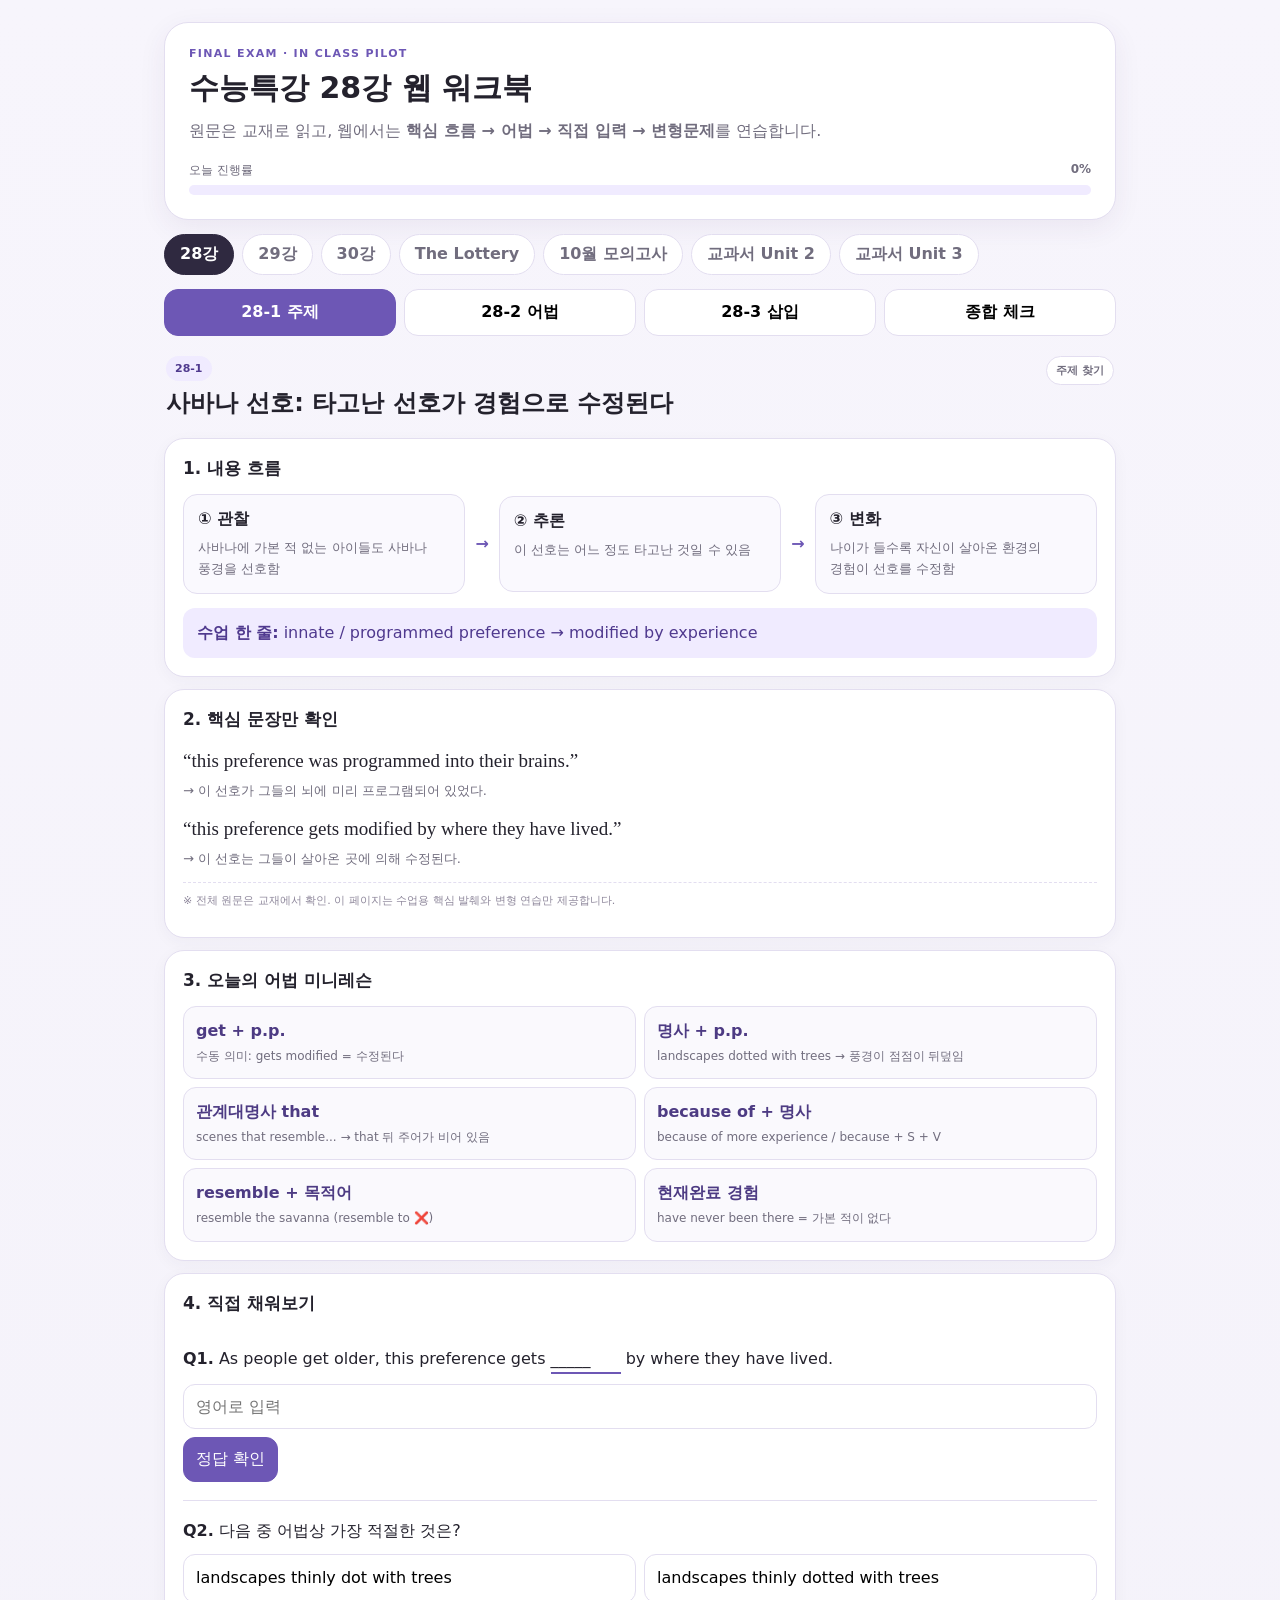
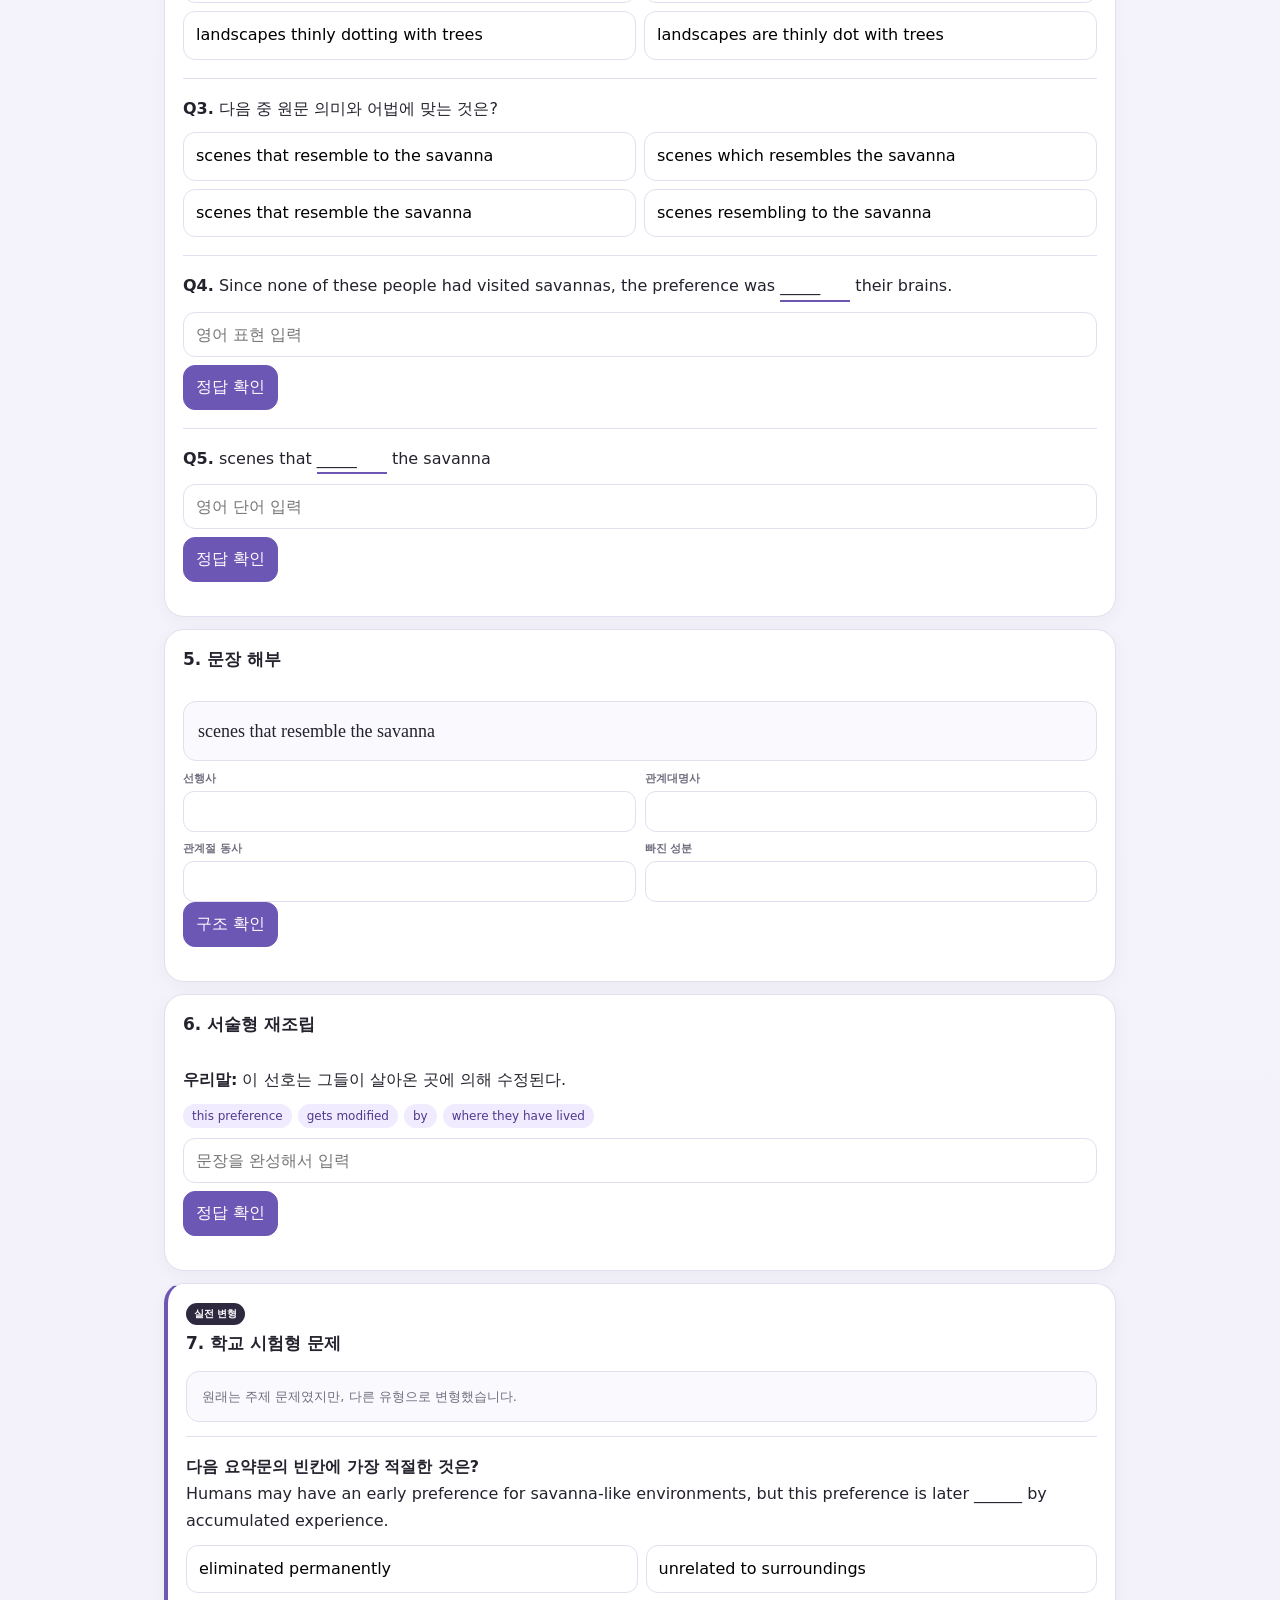
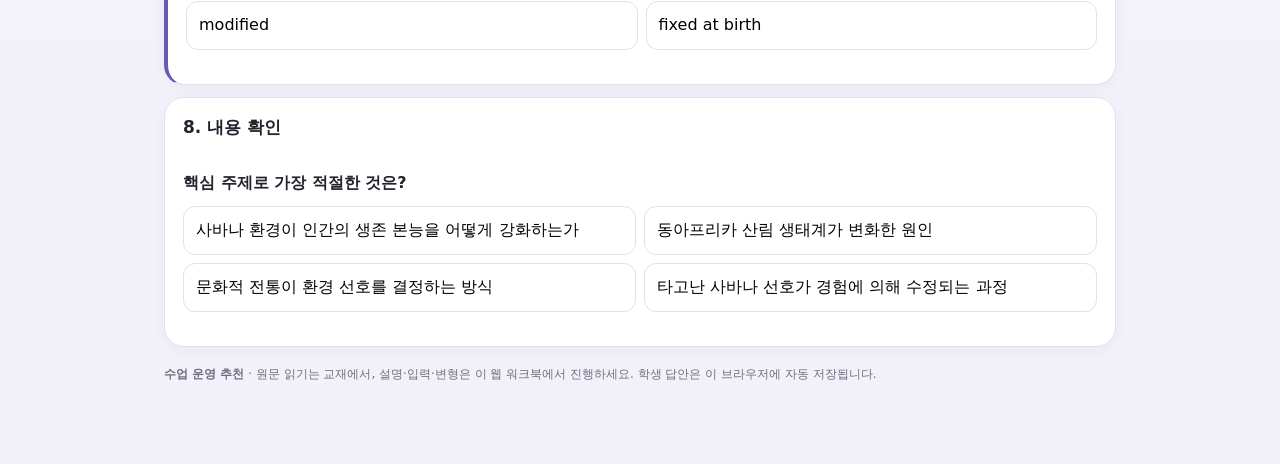
<file: index.html>
<!doctype html>
<html lang="ko">
<head>
<meta charset="utf-8">
<meta name="viewport" content="width=device-width,initial-scale=1,viewport-fit=cover">
<title>수능특강 28강 수업용 웹 워크북</title>
<link rel="stylesheet" href="styles.css?v=15">
</head>
<body data-chapter="28" data-storage-key="28v4">
<div class="shell">
  <header class="hero">
    <div class="eyebrow">FINAL EXAM · IN CLASS PILOT</div>
    <h1>수능특강 28강 웹 워크북</h1>
    <p>원문은 교재로 읽고, 웹에서는 <b>핵심 흐름 → 어법 → 직접 입력 → 변형문제</b>를 연습합니다.</p>
    <div class="progress-wrap">
      <div class="progress-label"><span>오늘 진행률</span><b id="progressText">0%</b></div>
      <div class="progress"><div id="progressBar"></div></div>
    </div>
  </header>

  <div class="chapter-switch">
      <a class="chapter-link active" href="./">28강</a>
      <a class="chapter-link" href="29.html">29강</a>
      <a class="chapter-link" href="30.html">30강</a>
      <a class="chapter-link" href="lottery.html">The Lottery</a>
      <a class="chapter-link" href="mock.html">10월 모의고사</a>
      <a class="chapter-link" href="unit2.html">교과서 Unit 2</a>
      <a class="chapter-link" href="unit3.html">교과서 Unit 3</a>
    </div>
    <nav class="topnav" aria-label="수업 단원">
    <button data-target="p1" class="nav-btn active">28-1 주제</button>
    <button data-target="p2" class="nav-btn">28-2 어법</button>
    <button data-target="p3" class="nav-btn">28-3 삽입</button>
    <button data-target="final" class="nav-btn">종합 체크</button>
  </nav>

  <main>
    <section id="p1" class="lesson-section">
      <div class="section-head">
        <div><span class="tag">28-1</span><h2>사바나 선호: 타고난 선호가 경험으로 수정된다</h2></div>
        <span class="type-pill">주제 찾기</span>
      </div>

      <article class="card flow-card">
        <h3>1. 내용 흐름</h3>
        <div class="flow">
          <div><b>① 관찰</b><span>사바나에 가본 적 없는 아이들도 사바나 풍경을 선호함</span></div>
          <i>→</i>
          <div><b>② 추론</b><span>이 선호는 어느 정도 타고난 것일 수 있음</span></div>
          <i>→</i>
          <div><b>③ 변화</b><span>나이가 들수록 자신이 살아온 환경의 경험이 선호를 수정함</span></div>
        </div>
        <div class="teacher-note"><b>수업 한 줄:</b> <span>innate / programmed preference → modified by experience</span></div>
      </article>

      <article class="card excerpt-card">
        <h3>2. 핵심 문장만 확인</h3>
        <p class="excerpt">“this preference was programmed into their brains.”</p>
        <p class="ko">→ 이 선호가 그들의 뇌에 미리 프로그램되어 있었다.</p>
        <p class="excerpt">“this preference gets modified by where they have lived.”</p>
        <p class="ko">→ 이 선호는 그들이 살아온 곳에 의해 수정된다.</p>
        <p class="source-note">※ 전체 원문은 교재에서 확인. 이 페이지는 수업용 핵심 발췌와 변형 연습만 제공합니다.</p>
      </article>

      <article class="card">
        <h3>3. 오늘의 어법 미니레슨</h3>
        <div class="grammar-grid">
          <div class="grammar"><b>get + p.p.</b><span>수동 의미: gets modified = 수정된다</span></div>
          <div class="grammar"><b>명사 + p.p.</b><span>landscapes dotted with trees → 풍경이 점점이 뒤덮임</span></div>
          <div class="grammar"><b>관계대명사 that</b><span>scenes that resemble... → that 뒤 주어가 비어 있음</span></div>
          <div class="grammar"><b>because of + 명사</b><span>because of more experience / because + S + V</span></div>
          <div class="grammar"><b>resemble + 목적어</b><span>resemble the savanna (resemble to ❌)</span></div>
          <div class="grammar"><b>현재완료 경험</b><span>have never been there = 가본 적이 없다</span></div>
        </div>
      </article>

      <article class="card practice-card">
        <h3>4. 직접 채워보기</h3>
        <div class="q" data-type="text" data-answer="modified">
          <p><b>Q1.</b> As people get older, this preference gets <span class="blank">_____</span> by where they have lived.</p>
          <input class="answer-input" placeholder="영어로 입력">
          <button class="check-btn">정답 확인</button>
          <div class="feedback"></div>
        </div>
        <div class="q" data-type="choice" data-answer="B">
          <p><b>Q2.</b> 다음 중 어법상 가장 적절한 것은?</p>
          <div class="choices">
            <button data-value="A">landscapes thinly dot with trees</button>
            <button data-value="B">landscapes thinly dotted with trees</button>
            <button data-value="C">landscapes thinly dotting with trees</button>
            <button data-value="D">landscapes are thinly dot with trees</button>
          </div>
          <div class="feedback" data-explain="landscapes가 나무에 '뒤덮인' 대상이므로 수동관계의 과거분사 dotted가 맞습니다."></div>
        </div>
        <div class="q" data-type="choice" data-answer="C">
          <p><b>Q3.</b> 다음 중 원문 의미와 어법에 맞는 것은?</p>
          <div class="choices">
            <button data-value="A">scenes that resemble to the savanna</button>
            <button data-value="B">scenes which resembles the savanna</button>
            <button data-value="C">scenes that resemble the savanna</button>
            <button data-value="D">scenes resembling to the savanna</button>
          </div>
          <div class="feedback" data-explain="resemble은 타동사라 전치사 없이 목적어를 바로 취하고, 선행사 scenes가 복수이므로 resemble이 맞습니다."></div>
        </div>
      <div class="q" data-type="text" data-answer="programmed into">
          <p><b>Q4.</b> Since none of these people had visited savannas, the preference was <span class="blank">_____</span> their brains.</p>
          <input class="answer-input" placeholder="영어 표현 입력">
          <button class="check-btn">정답 확인</button>
          <div class="feedback"></div>
        </div>
        <div class="q" data-type="text" data-answer="resemble">
          <p><b>Q5.</b> scenes that <span class="blank">_____</span> the savanna</p>
          <input class="answer-input" placeholder="영어 단어 입력">
          <button class="check-btn">정답 확인</button>
          <div class="feedback"></div>
        </div>
      </article>

            <article class="card">
        <h3>5. 문장 해부</h3>
        <div class="q" data-id="28-1-parts-1" data-type="parts">
          <p class="parts-sentence">scenes that resemble the savanna</p>
          <div class="parts-grid">
            <div class="part-field"><label>선행사</label><input class="part-input" data-label="선행사" data-answer="scenes"></div>
            <div class="part-field"><label>관계대명사</label><input class="part-input" data-label="관계대명사" data-answer="that"></div>
            <div class="part-field"><label>관계절 동사</label><input class="part-input" data-label="관계절 동사" data-answer="resemble"></div>
            <div class="part-field"><label>빠진 성분</label><input class="part-input" data-label="빠진 성분" data-answer="주어"></div>
          </div>
          <button class="check-btn">구조 확인</button>
          <div class="feedback" data-explain="that이 scenes를 대신해 관계절 안에서 주어 역할을 합니다."></div>
        </div>
      </article>

      <article class="card">
        <h3>6. 서술형 재조립</h3>
        <div class="q" data-id="28-1-rebuild-1" data-type="text" data-answer="this preference gets modified by where they have lived">
          <p><b>우리말:</b> 이 선호는 그들이 살아온 곳에 의해 수정된다.</p>
          <div class="word-bank"><span>this preference</span><span>gets modified</span><span>by</span><span>where they have lived</span></div>
          <input class="answer-input" placeholder="문장을 완성해서 입력">
          <button class="check-btn">정답 확인</button><div class="feedback"></div>
        </div>
      </article>

      <article class="card exam-card">
        <div class="exam-label">실전 변형</div>
        <h3>7. 학교 시험형 문제</h3>
        <p class="exam-note">원래는 주제 문제였지만, 다른 유형으로 변형했습니다.</p>
        <div class="q" data-id="28-1-exam-1" data-type="choice" data-answer="C">
          <p><b>다음 요약문의 빈칸에 가장 적절한 것은?</b><br>Humans may have an early preference for savanna-like environments, but this preference is later ______ by accumulated experience.</p>
          <div class="choices">
            <button data-value="A">eliminated permanently</button><button data-value="B">unrelated to surroundings</button>
            <button data-value="C">modified</button><button data-value="D">fixed at birth</button>
          </div>
          <div class="feedback" data-explain="지문은 타고난 선호가 성장하면서 경험에 의해 수정된다고 설명합니다."></div>
        </div>
      </article>


      <article class="card checkpoint">
        <h3>8. 내용 확인</h3>
        <div class="q" data-type="choice" data-answer="D">
          <p><b>핵심 주제로 가장 적절한 것은?</b></p>
          <div class="choices">
            <button data-value="A">사바나 환경이 인간의 생존 본능을 어떻게 강화하는가</button>
            <button data-value="B">동아프리카 산림 생태계가 변화한 원인</button>
            <button data-value="C">문화적 전통이 환경 선호를 결정하는 방식</button>
            <button data-value="D">타고난 사바나 선호가 경험에 의해 수정되는 과정</button>
          </div>
          <div class="feedback" data-explain="앞부분의 innate/programmed preference와 뒷부분의 modified by experience를 모두 포함해야 합니다."></div>
        </div>
      </article>
    </section>

    <section id="p2" class="lesson-section hidden">
      <div class="section-head">
        <div><span class="tag">28-2</span><h2>꿈의 기억: 왜 출처를 구분하기 어려울까?</h2></div>
        <span class="type-pill">어법</span>
      </div>

      <article class="card flow-card">
        <h3>1. 내용 흐름</h3>
        <div class="flow">
          <div><b>깨어 있는 상상</b><span>내가 이미지를 만들었다는 인지 과정의 흔적이 남음</span></div>
          <i>↔</i>
          <div><b>꿈</b><span>꿈이 생성되는 과정을 의식하지 못함</span></div>
          <i>→</i>
          <div><b>결과</b><span>기억이 꿈에서 왔는지 판단하기 더 어려워짐</span></div>
        </div>
        <div class="teacher-note"><b>수업 한 줄:</b> <span>generation-process cue 부족 → source monitoring 어려움</span></div>
      </article>

      <article class="card excerpt-card">
        <h3>2. 핵심 어법 문장</h3>
        <p class="excerpt">“Remembering that you intentionally thought of an image helps distinguish it...”</p>
        <p class="ko">→ ‘의도적으로 이미지를 떠올렸다는 것을 기억하는 것’이 주어이므로 Remembering.</p>
      </article>

      <article class="card">
        <h3>3. 오늘의 어법 미니레슨</h3>
        <div class="grammar-grid">
          <div class="grammar"><b>V-ing 주어</b><span>Remembering ... helps → 동명사 덩어리가 주어</span></div>
          <div class="grammar"><b>find it adj to V</b><span>find it difficult to determine</span></div>
          <div class="grammar"><b>be found to V</b><span>was found to be less accurate</span></div>
          <div class="grammar"><b>수 일치</b><span>explanation is / operations that help</span></div>
          <div class="grammar"><b>in that</b><span>~라는 점에서</span></div>
          <div class="grammar"><b>, making ...</b><span>앞 내용의 결과를 덧붙이는 분사구문</span></div>
        </div>
      </article>

      <article class="card practice-card">
        <h3>4. 학교식 어법 변형</h3>
        <div class="q" data-type="choice" data-answer="B">
          <p><b>Q1.</b> (Remember / Remembering) that you intentionally thought of an image helps distinguish it from a perception.</p>
          <div class="choices">
            <button data-value="A">Remember</button>
            <button data-value="B">Remembering</button>
            <button data-value="C">Remembered</button>
            <button data-value="D">To remembered</button>
          </div>
          <div class="feedback" data-explain="뒤의 helps가 본동사이므로 앞부분 전체가 주어가 되어야 합니다. V-ing인 Remembering이 가장 자연스럽습니다."></div>
        </div>

        <div class="q" data-type="choice" data-answer="C">
          <p><b>Q2.</b> Dream source monitoring was found to be ______ than other memory source monitoring.</p>
          <div class="choices">
            <button data-value="A">less accurately</button>
            <button data-value="B">least accurate</button>
            <button data-value="C">less accurate</button>
            <button data-value="D">more accurately</button>
          </div>
          <div class="feedback" data-explain="be 뒤에는 보어인 형용사 accurate가 오고, 비교 구조 less + 형용사 + than이 필요합니다."></div>
        </div>

        <div class="q" data-type="choice" data-answer="A">
          <p><b>Q3.</b> Marcia K. Johnson and her colleagues’ explanation ______ that real dreams are deficient in information about cognitive operations.</p>
          <div class="choices">
            <button data-value="A">is</button>
            <button data-value="B">are</button>
            <button data-value="C">have</button>
            <button data-value="D">being</button>
          </div>
          <div class="feedback" data-explain="주어의 핵심 명사는 단수 explanation입니다. Johnson and her colleagues는 소유격 내부 요소라 동사의 수를 결정하지 않습니다."></div>
        </div>

        <div class="q" data-type="choice" data-answer="D">
          <p><b>Q4.</b> Dream generation is “transparent” in that we don’t experience the generation process, ______ it more difficult to source monitor.</p>
          <div class="choices">
            <button data-value="A">makes</button>
            <button data-value="B">made</button>
            <button data-value="C">to make</button>
            <button data-value="D">making</button>
          </div>
          <div class="feedback" data-explain="앞의 완전한 절 뒤에 결과를 덧붙이는 분사구문이므로 making이 맞습니다."></div>
        </div>
      <div class="q" data-type="text" data-answer="source monitoring">
          <p><b>Q5.</b> 기억의 출처를 판단하는 과정은 <span class="blank">_____</span>이라고 한다.</p>
          <input class="answer-input" placeholder="영어 표현 입력">
          <button class="check-btn">정답 확인</button>
          <div class="feedback"></div>
        </div>
        <div class="q" data-type="text" data-answer="less accurate">
          <p><b>Q6.</b> Dream source monitoring was found to be <span class="blank">_____</span> than other memory source monitoring.</p>
          <input class="answer-input" placeholder="영어 표현 입력">
          <button class="check-btn">정답 확인</button>
          <div class="feedback"></div>
        </div>
      </article>

      <article class="card">
        <h3>5. 문장 해부</h3>
        <div class="q" data-id="28-2-parts-1" data-type="parts">
          <p class="parts-sentence">Remembering that you intentionally thought of an image helps distinguish it from a perception.</p>
          <div class="parts-grid">
            <div class="part-field"><label>주어 역할 덩어리</label><input class="part-input" data-label="주어" data-answer="Remembering that you intentionally thought of an image"></div>
            <div class="part-field"><label>본동사</label><input class="part-input" data-label="본동사" data-answer="helps"></div>
            <div class="part-field"><label>구별하는 동사</label><input class="part-input" data-label="구별하는 동사" data-answer="distinguish"></div>
            <div class="part-field"><label>A: 구별하려는 대상</label><input class="part-input" data-label="A" data-answer="it"></div>
            <div class="part-field"><label>전치사</label><input class="part-input" data-label="전치사" data-answer="from"></div>
            <div class="part-field"><label>B: 비교 대상</label><input class="part-input" data-label="B" data-answer="a perception"></div>
          </div>
          <button class="check-btn">구조 확인</button>
          <div class="feedback" data-explain="동명사구 전체가 단수 주어이고 helps가 본동사입니다. distinguish A from B에서 A=it, B=a perception입니다."></div>
        </div>
      </article>

      <article class="card">
        <h3>6. 서술형 재조립</h3>
        <div class="q" data-id="28-2-rebuild-1" data-type="text" data-answer="dream source monitoring was found to be less accurate than other memory source monitoring">
          <p><b>우리말:</b> 꿈의 출처 판단은 다른 기억의 출처 판단보다 덜 정확한 것으로 밝혀졌다.</p>
          <div class="word-bank"><span>dream source monitoring</span><span>was found to be</span><span>less accurate than</span><span>other memory source monitoring</span></div>
          <input class="answer-input" placeholder="문장을 완성해서 입력">
          <button class="check-btn">정답 확인</button><div class="feedback"></div>
        </div>
      </article>

      <article class="card exam-card">
        <div class="exam-label">실전 변형</div>
        <h3>7. 학교 시험형 문제</h3>
        <div class="q" data-id="28-2-exam-1" data-type="choice" data-answer="B">
          <p><b>다음 중 글의 핵심 원인-결과 관계를 가장 잘 나타낸 것은?</b></p>
          <div class="choices">
            <button data-value="A">Dreams are vivid → all dream memories are accurate</button>
            <button data-value="B">Generation-process cues are weak → source monitoring becomes difficult</button>
            <button data-value="C">Imagination is vivid → dreams disappear quickly</button>
            <button data-value="D">Dreams contain stories → waking memories become false</button>
          </div>
          <div class="feedback" data-explain="꿈은 생성 과정을 의식하지 못해 출처를 판별할 인지적 단서가 부족하다는 것이 핵심입니다."></div>
        </div>
      </article>
    </section>

    <section id="p3" class="lesson-section hidden">
      <div class="section-head">
        <div><span class="tag">28-3</span><h2>실패는 축소, 성공은 확대: 자아상을 지키는 방식</h2></div>
        <span class="type-pill">문장 삽입</span>
      </div>

      <article class="card flow-card">
        <h3>1. 내용 흐름</h3>
        <div class="flow">
          <div><b>실패</b><span>중요성을 낮춤: “그 시험이 뭐 그렇게 중요해?”</span></div>
          <i>↔</i>
          <div><b>성공</b><span>중요성을 높임: “이건 내 미래에 정말 중요해!”</span></div>
          <i>→</i>
          <div><b>목적</b><span>‘I am good’이라는 자기 이야기를 유지</span></div>
        </div>
      </article>

      <article class="card excerpt-card">
        <h3>2. 문장 삽입 단서</h3>
        <p class="excerpt">“In contrast ... the precise opposite pattern for their successes...”</p>
        <p class="ko">→ In contrast + successes + opposite pattern을 보면, 앞에는 ‘실패 축소’, 뒤에는 ‘성공 확대’가 와야 합니다.</p>
      </article>

      <article class="card">
        <h3>3. 오늘의 어법 미니레슨</h3>
        <div class="grammar-grid">
          <div class="grammar"><b>much research + 단수동사</b><span>research는 불가산명사 → has documented</span></div>
          <div class="grammar"><b>prevent A from V-ing</b><span>prevent them from overwriting</span></div>
          <div class="grammar"><b>간접의문문</b><span>how crucial calculus is (의문문 어순 X)</span></div>
          <div class="grammar"><b>key to V-ing</b><span>to는 전치사 → key to getting</span></div>
          <div class="grammar"><b>By + V-ing</b><span>By titrating ... = ~함으로써</span></div>
          <div class="grammar"><b>enable A to V</b><span>enables them to tell</span></div>
        </div>
      </article>

      <article class="card practice-card">
        <h3>4. 직접 적용</h3>
        <div class="q" data-type="choice" data-answer="A">
          <p><b>Q1.</b> Much research in social psychology ______ documented key strategies people use to defend a positive self-view.</p>
          <div class="choices">
            <button data-value="A">has</button>
            <button data-value="B">have</button>
            <button data-value="C">are</button>
            <button data-value="D">were</button>
          </div>
          <div class="feedback" data-explain="research는 불가산명사로 단수 취급하므로 has가 맞습니다."></div>
        </div>

        <div class="q" data-type="choice" data-answer="D">
          <p><b>Q2.</b> This trivialization prevents them ______ their life stories.</p>
          <div class="choices">
            <button data-value="A">to overwrite</button>
            <button data-value="B">overwrite</button>
            <button data-value="C">from overwrite</button>
            <button data-value="D">from overwriting</button>
          </div>
          <div class="feedback" data-explain="prevent A from V-ing가 고정 구조입니다."></div>
        </div>

        <div class="q" data-type="choice" data-answer="B">
          <p><b>Q3.</b> 올바른 간접의문문은?</p>
          <div class="choices">
            <button data-value="A">how crucial is calculus</button>
            <button data-value="B">how crucial calculus is</button>
            <button data-value="C">how is calculus crucial</button>
            <button data-value="D">how calculus crucial is</button>
          </div>
          <div class="feedback" data-explain="간접의문문은 의문사 + 주어 + 동사 어순을 사용합니다."></div>
        </div>

        <div class="q" data-type="choice" data-answer="C">
          <p><b>Q4.</b> it’s key to ______ into graduate school</p>
          <div class="choices">
            <button data-value="A">get</button>
            <button data-value="B">got</button>
            <button data-value="C">getting</button>
            <button data-value="D">gets</button>
          </div>
          <div class="feedback" data-explain="key to에서 to는 전치사이므로 뒤에 동명사 getting이 옵니다."></div>
        </div>
      <div class="q" data-type="text" data-answer="trivialize">
          <p><b>Q5.</b> When people perform poorly, they tend to <span class="blank">_____</span> their failures.</p>
          <input class="answer-input" placeholder="영어 단어 입력">
          <button class="check-btn">정답 확인</button>
          <div class="feedback"></div>
        </div>
        <div class="q" data-type="text" data-answer="how crucial calculus is">
          <p><b>Q6.</b> 간접의문문 어순으로 입력: <span class="blank">_____</span></p>
          <p class="muted">힌트: how / crucial / calculus / is</p>
          <input class="answer-input" placeholder="영어 어순 그대로 입력">
          <button class="check-btn">정답 확인</button>
          <div class="feedback"></div>
        </div>
      </article>

      <article class="card">
        <h3>5. 문장 해부</h3>
        <div class="q" data-id="28-3-parts-1" data-type="parts">
          <p class="parts-sentence">how crucial calculus is for their future career success</p>
          <div class="parts-grid">
            <div class="part-field"><label>의문사+형용사</label><input class="part-input" data-label="의문사+형용사" data-answer="how crucial"></div>
            <div class="part-field"><label>주어</label><input class="part-input" data-label="주어" data-answer="calculus"></div>
            <div class="part-field"><label>동사</label><input class="part-input" data-label="동사" data-answer="is"></div>
          </div>
          <button class="check-btn">구조 확인</button>
          <div class="feedback" data-explain="간접의문문에서는 how crucial 뒤에 주어 calculus, 동사 is가 이어집니다. 의문문처럼 is calculus로 도치하지 않습니다."></div>
        </div>
      </article>

      <article class="card">
        <h3>6. 서술형 재조립</h3>
        <div class="q" data-id="28-3-rebuild-1" data-type="text" data-answer="this trivialization prevents them from overwriting their life stories">
          <p><b>우리말:</b> 이러한 축소는 그들이 자신의 인생 이야기를 덮어쓰는 것을 막는다.</p>
          <div class="word-bank"><span>this trivialization</span><span>prevents them</span><span>from overwriting</span><span>their life stories</span></div>
          <input class="answer-input" placeholder="문장을 완성해서 입력">
          <button class="check-btn">정답 확인</button><div class="feedback"></div>
        </div>
      </article>

      <article class="card exam-card">
        <div class="exam-label">실전 변형</div>
        <h3>7. 학교 시험형 문제</h3>
        <div class="q" data-id="28-3-exam-1" data-type="choice" data-answer="A">
          <p><b>다음 중 글의 내용을 가장 적절하게 요약한 것은?</b></p>
          <div class="choices">
            <button data-value="A">People downplay failures and magnify successes to preserve a positive self-view.</button>
            <button data-value="B">People judge successes and failures by the same objective standard.</button>
            <button data-value="C">Failures matter more than successes in shaping identity.</button>
            <button data-value="D">Academic success weakens people's belief that they are good.</button>
          </div>
          <div class="feedback" data-explain="실패는 trivialize하고 성공은 더 중요하게 해석해 ‘I am good’이라는 믿음을 지킨다는 내용입니다."></div>
        </div>
      </article>

      <article class="card checkpoint">
        <h3>8. 문장 삽입 사고 과정</h3>
        <div class="q" data-type="choice" data-answer="C">
          <p><b>삽입 문장에 In contrast / successes / opposite pattern이 있다면 가장 먼저 확인할 것은?</b></p>
          <div class="choices">
            <button data-value="A">앞뒤 문장의 시제가 같은가</button>
            <button data-value="B">앞뒤에 같은 고유명사가 있는가</button>
            <button data-value="C">앞에는 실패 패턴, 뒤에는 성공 패턴이 이어지는가</button>
            <button data-value="D">앞 문장에 반드시 because가 있는가</button>
          </div>
          <div class="feedback" data-explain="문장 삽입은 연결어와 반복어가 핵심입니다. In contrast는 앞뒤의 대조 관계를 요구합니다."></div>
        </div>
      </article>
    </section>

    <section id="final" class="lesson-section hidden">
      <div class="section-head">
        <div><span class="tag">FINAL</span><h2>28강 종합 체크</h2></div>
        <span class="type-pill">변형 문제</span>
      </div>

      <article class="card">
        <h3>세 지문을 섞어서 풀어보기</h3>
        <p class="muted">정답 확인을 누른 문제는 자동으로 진행률에 반영됩니다.</p>

        <div class="q" data-type="choice" data-answer="B">
          <p><b>1.</b> The landscapes were thinly ______ with trees.</p>
          <div class="choices"><button data-value="A">dotting</button><button data-value="B">dotted</button><button data-value="C">dot</button><button data-value="D">to dot</button></div>
          <div class="feedback" data-explain="풍경이 나무에 점점이 '뒤덮인' 수동관계이므로 dotted."></div>
        </div>

        <div class="q" data-type="choice" data-answer="A">
          <p><b>2.</b> 다음 중 어법상 옳은 문장은?</p>
          <div class="choices">
            <button data-value="A">Remembering the generation process helps distinguish imagination from perception.</button>
            <button data-value="B">Remember the generation process helps distinguish imagination from perception.</button>
            <button data-value="C">Remembering the generation process help distinguish imagination from perception.</button>
            <button data-value="D">Remembered the generation process helping distinguish imagination from perception.</button>
          </div>
          <div class="feedback" data-explain="동명사구 Remembering...이 단수 주어이고 본동사는 helps입니다."></div>
        </div>

        <div class="q" data-type="choice" data-answer="D">
          <p><b>3.</b> 다음 중 전치사 to 뒤 동명사가 필요한 표현은?</p>
          <div class="choices"><button data-value="A">want to</button><button data-value="B">decide to</button><button data-value="C">plan to</button><button data-value="D">be key to</button></div>
          <div class="feedback" data-explain="be key to의 to는 전치사이므로 뒤에 명사/동명사가 옵니다."></div>
        </div>

        <div class="q" data-type="choice" data-answer="C">
          <p><b>4.</b> 28-1의 핵심 논리를 가장 잘 나타낸 것은?</p>
          <div class="choices">
            <button data-value="A">experience → no preference</button>
            <button data-value="B">culture → fixed preference</button>
            <button data-value="C">innate preference → modified by experience</button>
            <button data-value="D">savanna → survival instinct only</button>
          </div>
          <div class="feedback" data-explain="어린 시절의 타고난 선호가 성장 후 경험에 의해 수정되는 것이 핵심입니다."></div>
        </div>

        <div class="q" data-type="choice" data-answer="B">
          <p><b>5.</b> 28-2에서 꿈의 source monitoring이 어려운 핵심 이유는?</p>
          <div class="choices">
            <button data-value="A">꿈의 이미지가 항상 흐리기 때문에</button>
            <button data-value="B">꿈이 생성되는 인지 과정을 의식적으로 경험하지 못하기 때문에</button>
            <button data-value="C">현실 기억은 모두 정확하기 때문에</button>
            <button data-value="D">꿈에서는 감정이 전혀 없기 때문에</button>
          </div>
          <div class="feedback" data-explain="꿈의 생성 과정에 대한 인지적 단서가 부족하다는 것이 지문의 설명입니다."></div>
        </div>

        <div class="q" data-type="choice" data-answer="A">
          <p><b>6.</b> 28-3의 자기방어 패턴으로 맞는 것은?</p>
          <div class="choices">
            <button data-value="A">실패의 중요성은 낮추고 성공의 중요성은 높인다</button>
            <button data-value="B">실패와 성공을 모두 중요하지 않게 본다</button>
            <button data-value="C">실패만 자신의 정체성과 연결한다</button>
            <button data-value="D">성공을 우연으로만 설명한다</button>
          </div>
          <div class="feedback" data-explain="실패를 trivialize하고 성공에는 outsize importance를 부여하는 대조가 핵심입니다."></div>
        </div>

        <div class="q" data-type="choice" data-answer="D">
          <p><b>7.</b> 다음 중 어법상 옳은 것은?</p>
          <div class="choices">
            <button data-value="A">prevent them to rewrite</button>
            <button data-value="B">prevent them from rewrite</button>
            <button data-value="C">prevent to them rewriting</button>
            <button data-value="D">prevent them from rewriting</button>
          </div>
          <div class="feedback" data-explain="prevent A from V-ing 구조를 확인합니다."></div>
        </div>

        <div class="q" data-type="text" data-answer="how crucial calculus is">
          <p><b>8.</b> 간접의문문 어순으로 완성: <span class="blank">________________________</span></p>
          <p class="muted">힌트: how / crucial / calculus / is</p>
          <input class="answer-input" placeholder="영어로 입력">
          <button class="check-btn">정답 확인</button>
          <div class="feedback"></div>
        </div>

        <div class="result-box">
          <b>종합 체크 점수</b>
          <span id="finalScore">아직 채점 전</span>
          <button id="resetBtn" class="ghost-btn">전체 답안 초기화</button>
        </div>
      </article>
    </section>
  </main>

  <footer>
    <b>수업 운영 추천</b> · 원문 읽기는 교재에서, 설명·입력·변형은 이 웹 워크북에서 진행하세요. 학생 답안은 이 브라우저에 자동 저장됩니다.
  </footer>
</div>
<script src="app.js?v=11"></script>
</body>
</html>
</file>
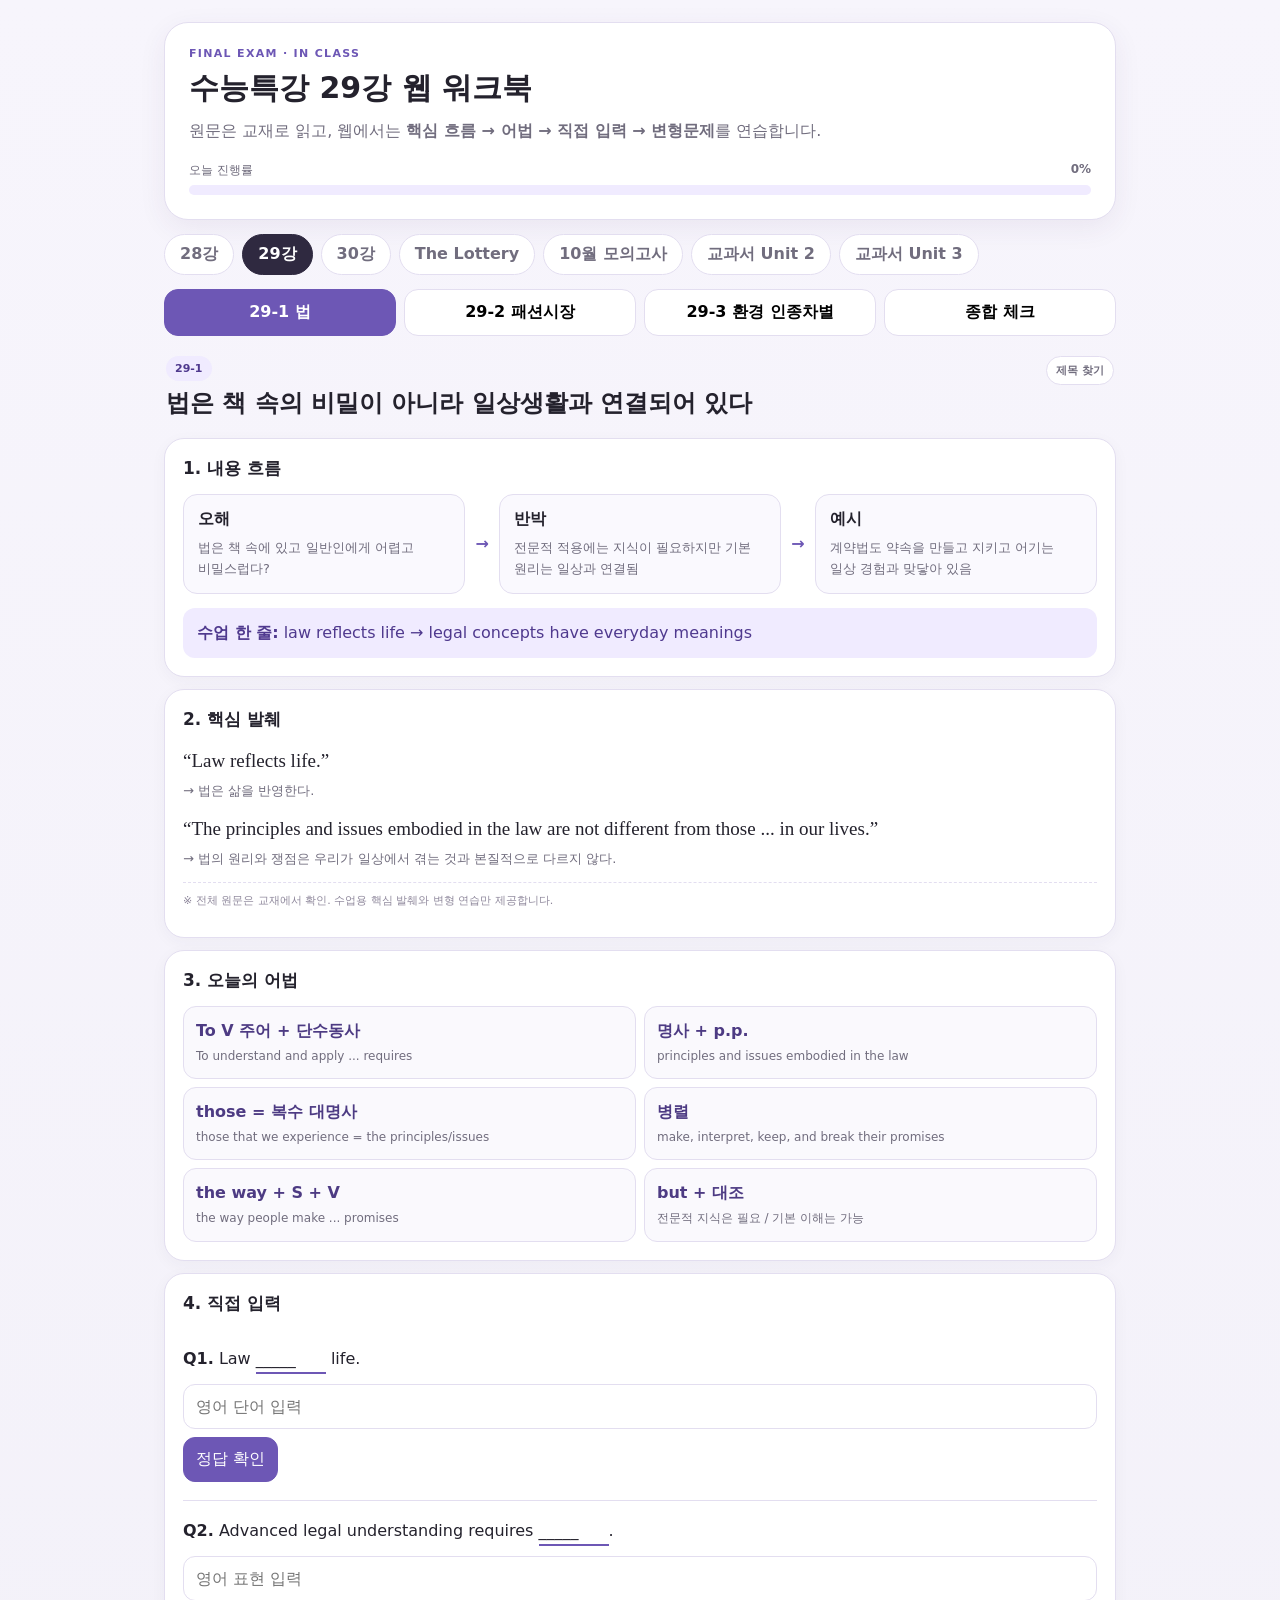
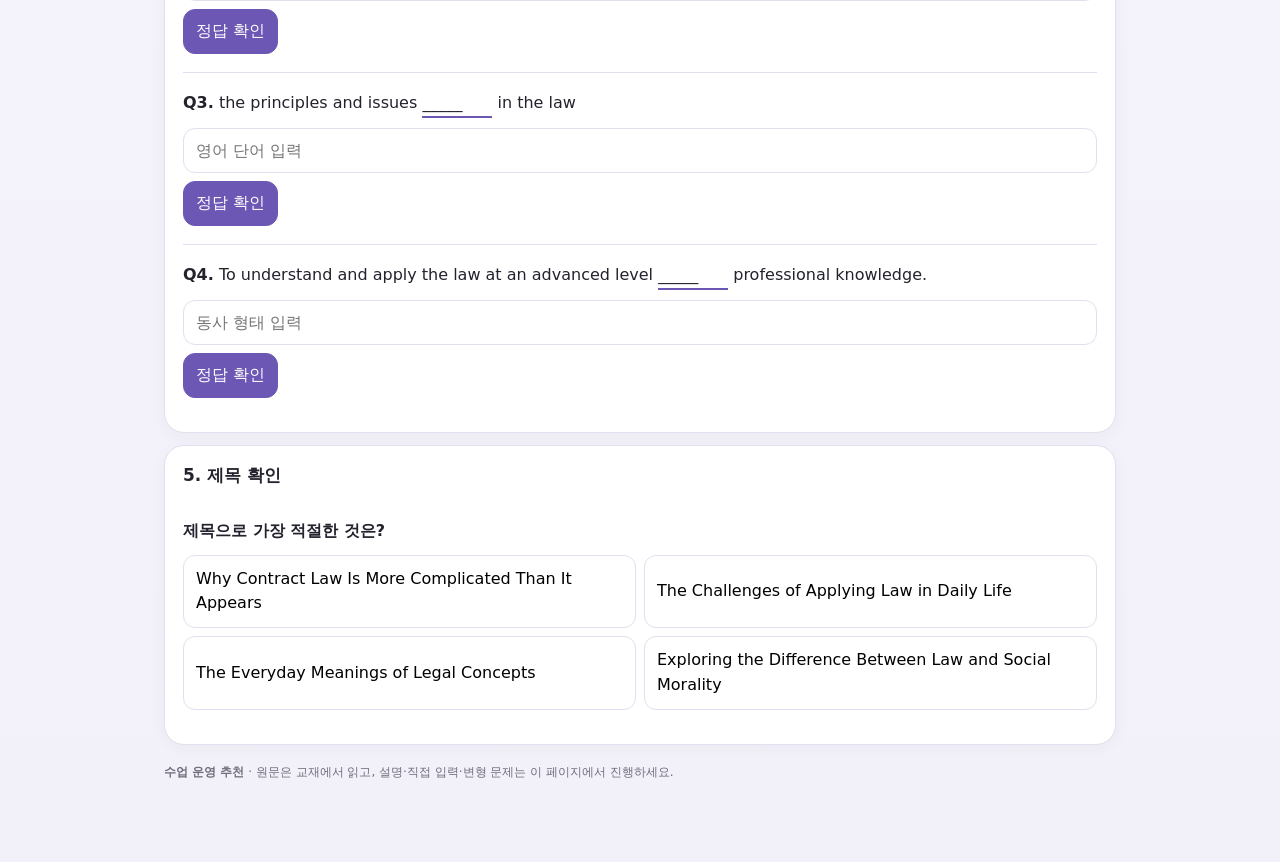
<file: 29.html>
<!doctype html>
<html lang="ko">
<head>
<meta charset="utf-8">
<meta name="viewport" content="width=device-width,initial-scale=1,viewport-fit=cover">
<title>수능특강 29강 수업용 웹 워크북</title>
<link rel="stylesheet" href="styles.css?v=15">
</head>
<body data-chapter="29">
<div class="shell">
  <header class="hero">
    <div class="eyebrow">FINAL EXAM · IN CLASS</div>
    <h1>수능특강 29강 웹 워크북</h1>
    <p>원문은 교재로 읽고, 웹에서는 <b>핵심 흐름 → 어법 → 직접 입력 → 변형문제</b>를 연습합니다.</p>
    <div class="progress-wrap">
      <div class="progress-label"><span>오늘 진행률</span><b id="progressText">0%</b></div>
      <div class="progress"><div id="progressBar"></div></div>
    </div>
  </header>

  <div class="chapter-switch">
    <a class="chapter-link" href="./">28강</a>
    <a class="chapter-link active" href="29.html">29강</a>
    <a class="chapter-link" href="30.html">30강</a>
      <a class="chapter-link" href="lottery.html">The Lottery</a>
      <a class="chapter-link" href="mock.html">10월 모의고사</a>
      <a class="chapter-link" href="unit2.html">교과서 Unit 2</a>
      <a class="chapter-link" href="unit3.html">교과서 Unit 3</a>
  </div>

  <nav class="topnav" aria-label="수업 단원">
    <button data-target="p1" class="nav-btn active">29-1 법</button>
    <button data-target="p2" class="nav-btn">29-2 패션시장</button>
    <button data-target="p3" class="nav-btn">29-3 환경 인종차별</button>
    <button data-target="final" class="nav-btn">종합 체크</button>
  </nav>

  <main>
    <section id="p1" class="lesson-section">
      <div class="section-head">
        <div><span class="tag">29-1</span><h2>법은 책 속의 비밀이 아니라 일상생활과 연결되어 있다</h2></div>
        <span class="type-pill">제목 찾기</span>
      </div>

      <article class="card flow-card">
        <h3>1. 내용 흐름</h3>
        <div class="flow">
          <div><b>오해</b><span>법은 책 속에 있고 일반인에게 어렵고 비밀스럽다?</span></div>
          <i>→</i>
          <div><b>반박</b><span>전문적 적용에는 지식이 필요하지만 기본 원리는 일상과 연결됨</span></div>
          <i>→</i>
          <div><b>예시</b><span>계약법도 약속을 만들고 지키고 어기는 일상 경험과 맞닿아 있음</span></div>
        </div>
        <div class="teacher-note"><b>수업 한 줄:</b> <span>law reflects life → legal concepts have everyday meanings</span></div>
      </article>

      <article class="card excerpt-card">
        <h3>2. 핵심 발췌</h3>
        <p class="excerpt">“Law reflects life.”</p>
        <p class="ko">→ 법은 삶을 반영한다.</p>
        <p class="excerpt">“The principles and issues embodied in the law are not different from those ... in our lives.”</p>
        <p class="ko">→ 법의 원리와 쟁점은 우리가 일상에서 겪는 것과 본질적으로 다르지 않다.</p>
        <p class="source-note">※ 전체 원문은 교재에서 확인. 수업용 핵심 발췌와 변형 연습만 제공합니다.</p>
      </article>

      <article class="card">
        <h3>3. 오늘의 어법</h3>
        <div class="grammar-grid">
          <div class="grammar"><b>To V 주어 + 단수동사</b><span>To understand and apply ... requires</span></div>
          <div class="grammar"><b>명사 + p.p.</b><span>principles and issues embodied in the law</span></div>
          <div class="grammar"><b>those = 복수 대명사</b><span>those that we experience = the principles/issues</span></div>
          <div class="grammar"><b>병렬</b><span>make, interpret, keep, and break their promises</span></div>
          <div class="grammar"><b>the way + S + V</b><span>the way people make ... promises</span></div>
          <div class="grammar"><b>but + 대조</b><span>전문적 지식은 필요 / 기본 이해는 가능</span></div>
        </div>
      </article>

      <article class="card practice-card">
        <h3>4. 직접 입력</h3>
        <div class="q" data-type="text" data-answer="reflects">
          <p><b>Q1.</b> Law <span class="blank">_____</span> life.</p>
          <input class="answer-input" placeholder="영어 단어 입력"><button class="check-btn">정답 확인</button><div class="feedback"></div>
        </div>
        <div class="q" data-type="text" data-answer="professional knowledge">
          <p><b>Q2.</b> Advanced legal understanding requires <span class="blank">_____</span>.</p>
          <input class="answer-input" placeholder="영어 표현 입력"><button class="check-btn">정답 확인</button><div class="feedback"></div>
        </div>
        <div class="q" data-type="text" data-answer="embodied">
          <p><b>Q3.</b> the principles and issues <span class="blank">_____</span> in the law</p>
          <input class="answer-input" placeholder="영어 단어 입력"><button class="check-btn">정답 확인</button><div class="feedback"></div>
        </div>
        <div class="q" data-type="text" data-answer="requires">
          <p><b>Q4.</b> To understand and apply the law at an advanced level <span class="blank">_____</span> professional knowledge.</p>
          <input class="answer-input" placeholder="동사 형태 입력"><button class="check-btn">정답 확인</button><div class="feedback"></div>
        </div>
      </article>

      <article class="card checkpoint">
        <h3>5. 제목 확인</h3>
        <div class="q" data-type="choice" data-answer="C">
          <p><b>제목으로 가장 적절한 것은?</b></p>
          <div class="choices">
            <button data-value="A">Why Contract Law Is More Complicated Than It Appears</button>
            <button data-value="B">The Challenges of Applying Law in Daily Life</button>
            <button data-value="C">The Everyday Meanings of Legal Concepts</button>
            <button data-value="D">Exploring the Difference Between Law and Social Morality</button>
          </div>
          <div class="feedback" data-explain="글 전체가 법의 기본 개념이 일상 경험과 연결된다는 점을 강조합니다."></div>
        </div>
      </article>
    </section>

    <section id="p2" class="lesson-section hidden">
      <div class="section-head">
        <div><span class="tag">29-2</span><h2>인터넷과 소셜미디어가 패션 수요 예측을 어렵게 만든다</h2></div>
        <span class="type-pill">빈칸</span>
      </div>

      <article class="card flow-card">
        <h3>1. 내용 흐름</h3>
        <div class="flow">
          <div><b>인터넷</b><span>가격·제품 정보 비교가 즉시 가능 → 소비자 힘 증가</span></div>
          <i>→</i>
          <div><b>소셜미디어</b><span>유명인 스타일·트렌드 확산 속도 증가</span></div>
          <i>→</i>
          <div><b>결과</b><span>계절 단위 수요를 미리 예측하기 어려움</span></div>
        </div>
        <div class="teacher-note"><b>빈칸 정답 논리:</b> <span>constant novelty + rapidly changing styles → predict demand가 어려움</span></div>
      </article>

      <article class="card excerpt-card">
        <h3>2. 핵심 발췌</h3>
        <p class="excerpt">“The internet has transformed the fashion marketplace...”</p>
        <p class="ko">→ 인터넷이 패션 시장의 구조 자체를 바꾸었다.</p>
        <p class="excerpt">“The traditional two-season offer is no longer seen as enough...”</p>
        <p class="ko">→ 전통적인 두 시즌 체계로는 소비자 요구를 따라가기 어렵다.</p>
      </article>

      <article class="card">
        <h3>3. 오늘의 어법</h3>
        <div class="grammar-grid">
          <div class="grammar"><b>make it adj to V</b><span>making it increasingly difficult to predict</span></div>
          <div class="grammar"><b>병렬</b><span>browse ... and gain comparative information</span></div>
          <div class="grammar"><b>, V-ing</b><span>transferring the balance of power ...</span></div>
          <div class="grammar"><b>p.p. 분사</b><span>facilitated through livestreaming / coupled with ...</span></div>
          <div class="grammar"><b>use A to V</b><span>use fashion choices to express ...</span></div>
          <div class="grammar"><b>while + V-ing</b><span>while still demanding affordable prices</span></div>
        </div>
      </article>

      <article class="card practice-card">
        <h3>4. 직접 입력</h3>
        <div class="q" data-type="text" data-answer="comparative information">
          <p><b>Q1.</b> Consumers can browse for product information and prices and gain <span class="blank">_____</span> almost instantaneously.</p>
          <input class="answer-input" placeholder="영어 표현 입력"><button class="check-btn">정답 확인</button><div class="feedback"></div>
        </div>
        <div class="q" data-type="text" data-answer="livestreaming">
          <p><b>Q2.</b> Real-time access to fashion shows is facilitated through <span class="blank">_____</span>.</p>
          <input class="answer-input" placeholder="영어 단어 입력"><button class="check-btn">정답 확인</button><div class="feedback"></div>
        </div>
        <div class="q" data-type="text" data-answer="two-season offer">
          <p><b>Q3.</b> The traditional <span class="blank">_____</span> is no longer seen as enough.</p>
          <input class="answer-input" placeholder="영어 표현 입력"><button class="check-btn">정답 확인</button><div class="feedback"></div>
        </div>
        <div class="q" data-type="text" data-answer="affordable prices">
          <p><b>Q4.</b> Consumers want rapidly changing styles while still demanding <span class="blank">_____</span>.</p>
          <input class="answer-input" placeholder="영어 표현 입력"><button class="check-btn">정답 확인</button><div class="feedback"></div>
        </div>
      </article>

      <article class="card checkpoint">
        <h3>5. 빈칸 확인</h3>
        <div class="q" data-type="choice" data-answer="C">
          <p><b>첫 문장의 빈칸에 가장 적절한 것은?</b></p>
          <div class="choices">
            <button data-value="A">monitor social media trends</button>
            <button data-value="B">assess brand popularity online</button>
            <button data-value="C">predict the demand for the selling season</button>
            <button data-value="D">forecast the impact of celebrity promotions</button>
          </div>
          <div class="feedback" data-explain="이후 문장들이 연중 신제품 요구와 빠른 스타일 변화를 설명하므로, 판매 시즌의 수요 예측이 어려워진다는 내용이 가장 자연스럽습니다."></div>
        </div>
      </article>
    </section>

    <section id="p3" class="lesson-section hidden">
      <div class="section-head">
        <div><span class="tag">29-3</span><h2>환경 인종차별: 위험한 시설이 특정 공동체에 불균형하게 집중된다</h2></div>
        <span class="type-pill">무관한 문장</span>
      </div>

      <article class="card flow-card">
        <h3>1. 내용 흐름</h3>
        <div class="flow">
          <div><b>문제</b><span>흑인 공동체가 오염·산업시설 가까이에 더 많이 노출됨</span></div>
          <i>→</i>
          <div><b>과정</b><span>위험 시설을 특정 공동체 가까이에 배치하는 구조적 차별</span></div>
          <i>→</i>
          <div><b>결과</b><span>오염물질 노출과 건강 피해 위험이 더 커짐</span></div>
        </div>
        <div class="teacher-note"><b>무관한 문장:</b> <span>② 공동체 프로젝트 이야기는 오염시설 배치와 건강피해라는 중심 흐름에서 벗어남</span></div>
      </article>

      <article class="card excerpt-card">
        <h3>2. 핵심 발췌</h3>
        <p class="excerpt">“... literally cannot breathe because of environmental racism.”</p>
        <p class="ko">→ 환경 인종차별 때문에 실제로 숨쉬기 어려운 환경에 놓인다.</p>
        <p class="excerpt">“... is called redlining.”</p>
        <p class="ko">→ 위험 시설을 특정 공동체 가까이에 배치하는 과정이 redlining이라고 설명된다.</p>
      </article>

      <article class="card">
        <h3>3. 오늘의 어법</h3>
        <div class="grammar-grid">
          <div class="grammar"><b>not only A but also B</b><span>두 내용을 병렬로 연결</span></div>
          <div class="grammar"><b>because of + 명사</b><span>because of environmental racism</span></div>
          <div class="grammar"><b>more likely to V</b><span>are more likely to live near ...</span></div>
          <div class="grammar"><b>by which</b><span>the process by which ... = 그 과정에 의해</span></div>
          <div class="grammar"><b>be situated</b><span>시설이 배치되는 수동태</span></div>
          <div class="grammar"><b>three times more likely</b><span>배수 표현 + 비교급</span></div>
        </div>
      </article>

      <article class="card practice-card">
        <h3>4. 직접 입력</h3>
        <div class="q" data-type="text" data-answer="environmental racism">
          <p><b>Q1.</b> The unequal environmental burden is described as <span class="blank">_____</span>.</p>
          <input class="answer-input" placeholder="영어 표현 입력"><button class="check-btn">정답 확인</button><div class="feedback"></div>
        </div>
        <div class="q" data-type="text" data-answer="redlining">
          <p><b>Q2.</b> The process of deliberately situating hazardous infrastructure near African American communities is called <span class="blank">_____</span>.</p>
          <input class="answer-input" placeholder="영어 단어 입력"><button class="check-btn">정답 확인</button><div class="feedback"></div>
        </div>
        <div class="q" data-type="text" data-answer="disproportionately">
          <p><b>Q3.</b> Hazardous facilities are <span class="blank">_____</span> situated in Black or ethnic-minority neighbourhoods.</p>
          <input class="answer-input" placeholder="영어 단어 입력"><button class="check-btn">정답 확인</button><div class="feedback"></div>
        </div>
        <div class="q" data-type="text" data-answer="air pollutants">
          <p><b>Q4.</b> Black Americans are described as being more likely to die from exposure to <span class="blank">_____</span>.</p>
          <input class="answer-input" placeholder="영어 표현 입력"><button class="check-btn">정답 확인</button><div class="feedback"></div>
        </div>
      </article>

      <article class="card checkpoint">
        <h3>5. 흐름 확인</h3>
        <div class="q" data-type="choice" data-answer="B">
          <p><b>전체 흐름과 관계없는 문장은?</b></p>
          <div class="choices">
            <button data-value="A">오염·산업시설이 흑인 공동체 가까이에 더 많이 위치한다.</button>
            <button data-value="B">일부 흑인 공동체가 낙후 지역을 청소년센터나 예술공간으로 바꾸려는 프로젝트를 시작했다.</button>
            <button data-value="C">위험 시설을 특정 공동체 가까이에 두는 과정을 redlining이라고 설명한다.</button>
            <button data-value="D">그 결과 오염물질 노출로 인한 건강 위험이 더 커진다.</button>
          </div>
          <div class="feedback" data-explain="②만 지역 재생 프로젝트 이야기로 중심 논리인 위험시설 배치 → 불균형 노출 → 건강피해 흐름에서 벗어납니다."></div>
        </div>
      </article>
    </section>

    <section id="final" class="lesson-section hidden">
      <div class="section-head">
        <div><span class="tag">FINAL</span><h2>29강 종합 체크</h2></div>
        <span class="type-pill">변형 문제</span>
      </div>

      <article class="card">
        <h3>세 지문 섞어서 풀기</h3>

        <div class="q" data-type="text" data-answer="reflects">
          <p><b>1.</b> Law <span class="blank">_____</span> life.</p>
          <input class="answer-input" placeholder="영어 단어 입력"><button class="check-btn">정답 확인</button><div class="feedback"></div>
        </div>

        <div class="q" data-type="choice" data-answer="B">
          <p><b>2.</b> 어법상 옳은 것은?</p>
          <div class="choices">
            <button data-value="A">principles and issues embodying in the law</button>
            <button data-value="B">principles and issues embodied in the law</button>
            <button data-value="C">principles and issues embody in the law</button>
            <button data-value="D">principles and issues were embody in the law</button>
          </div>
          <div class="feedback" data-explain="원리와 쟁점이 법 안에 '담긴' 수동관계이므로 과거분사 embodied가 맞습니다."></div>
        </div>

        <div class="q" data-type="text" data-answer="predict the demand for the selling season">
          <p><b>3.</b> 29-2 핵심 빈칸 표현을 입력하세요.</p>
          <input class="answer-input" placeholder="영어 표현 입력"><button class="check-btn">정답 확인</button><div class="feedback"></div>
        </div>

        <div class="q" data-type="choice" data-answer="C">
          <p><b>4.</b> 다음 중 인터넷·소셜미디어 변화의 결과로 가장 적절한 것은?</p>
          <div class="choices">
            <button data-value="A">소비자가 패션 정보를 덜 접하게 된다.</button>
            <button data-value="B">계절별 제품 수가 줄어든다.</button>
            <button data-value="C">빠르게 변하는 수요를 예측하기 어려워진다.</button>
            <button data-value="D">유명인 스타일의 영향력이 사라진다.</button>
          </div>
          <div class="feedback" data-explain="실시간 정보와 지속적인 신제품 요구가 수요 예측을 어렵게 만든다는 것이 핵심입니다."></div>
        </div>

        <div class="q" data-type="text" data-answer="redlining">
          <p><b>5.</b> 위험 시설을 특정 공동체 가까이에 의도적으로 배치하는 과정: <span class="blank">_____</span></p>
          <input class="answer-input" placeholder="영어 단어 입력"><button class="check-btn">정답 확인</button><div class="feedback"></div>
        </div>

        <div class="q" data-type="choice" data-answer="D">
          <p><b>6.</b> 올바른 구조는?</p>
          <div class="choices">
            <button data-value="A">because of communities are exposed</button>
            <button data-value="B">more likely living near landfills</button>
            <button data-value="C">the process which by facilities are situated</button>
            <button data-value="D">the process by which facilities are situated</button>
          </div>
          <div class="feedback" data-explain="전치사 + 관계대명사 구조인 by which가 process를 뒤에서 설명합니다."></div>
        </div>

        <div class="result-box">
          <b>종합 체크 점수</b>
          <span id="finalScore">아직 채점 전</span>
          <button id="resetBtn" class="ghost-btn">29강 답안 초기화</button>
        </div>
      </article>
    </section>
  </main>

  <footer><b>수업 운영 추천</b> · 원문은 교재에서 읽고, 설명·직접 입력·변형 문제는 이 페이지에서 진행하세요.</footer>
</div>
<script src="app.js?v=11"></script>
</body>
</html>
</file>
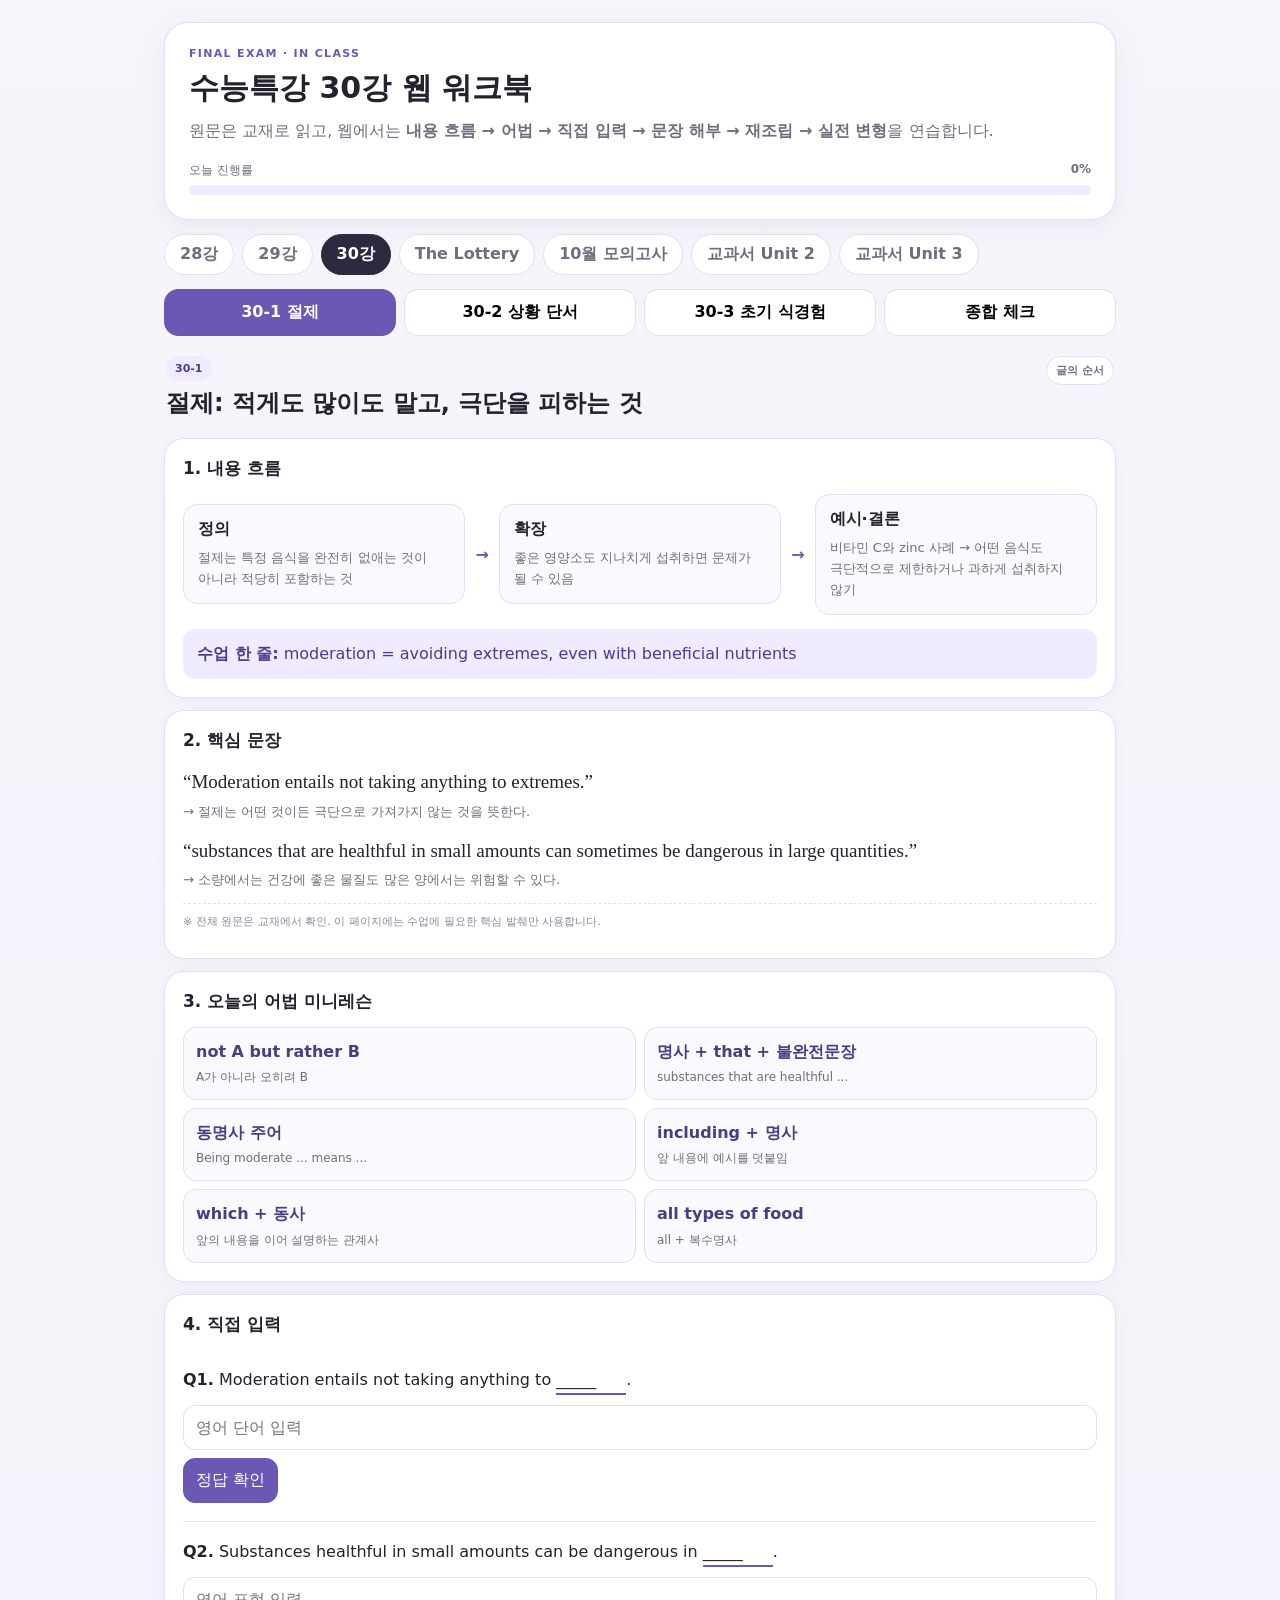
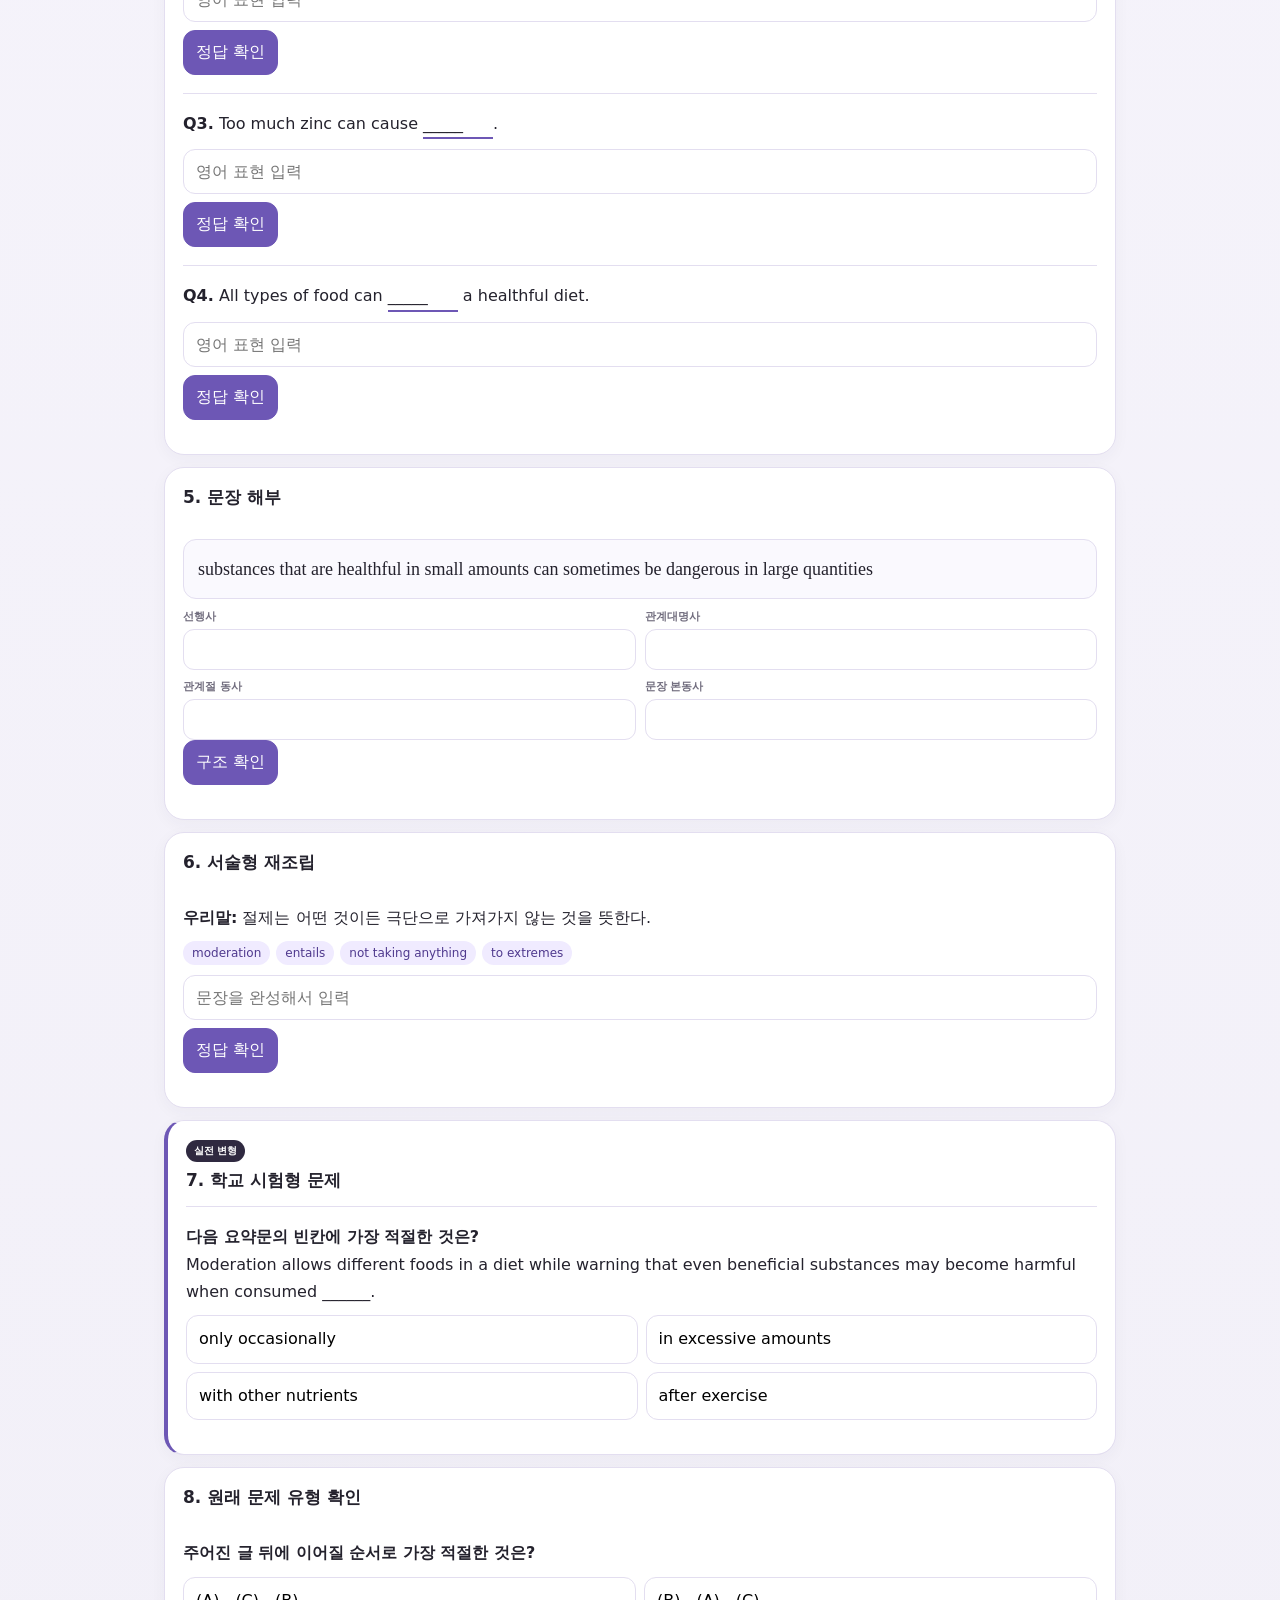
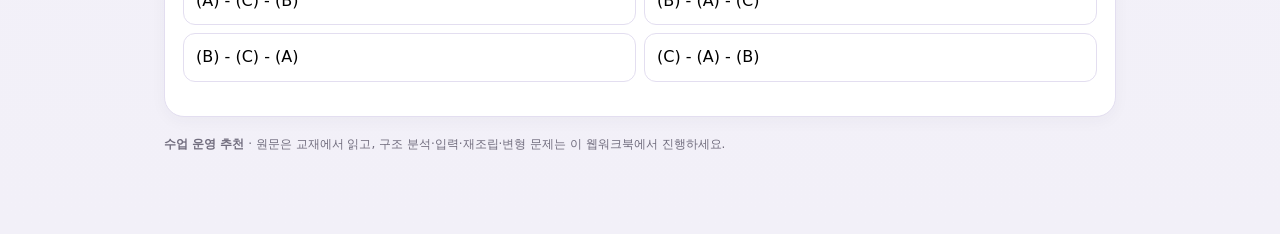
<file: 30.html>
<!doctype html>
<html lang="ko">
<head>
<meta charset="utf-8">
<meta name="viewport" content="width=device-width,initial-scale=1,viewport-fit=cover">
<title>수능특강 30강 수업용 웹 워크북</title>
<link rel="stylesheet" href="styles.css?v=15">
</head>
<body data-chapter="30" data-storage-key="30v1">
<div class="shell">
  <header class="hero">
    <div class="eyebrow">FINAL EXAM · IN CLASS</div>
    <h1>수능특강 30강 웹 워크북</h1>
    <p>원문은 교재로 읽고, 웹에서는 <b>내용 흐름 → 어법 → 직접 입력 → 문장 해부 → 재조립 → 실전 변형</b>을 연습합니다.</p>
    <div class="progress-wrap">
      <div class="progress-label"><span>오늘 진행률</span><b id="progressText">0%</b></div>
      <div class="progress"><div id="progressBar"></div></div>
    </div>
  </header>

  <div class="chapter-switch">
    <a class="chapter-link" href="./">28강</a>
    <a class="chapter-link" href="29.html">29강</a>
    <a class="chapter-link active" href="30.html">30강</a>
      <a class="chapter-link" href="lottery.html">The Lottery</a>
      <a class="chapter-link" href="mock.html">10월 모의고사</a>
      <a class="chapter-link" href="unit2.html">교과서 Unit 2</a>
      <a class="chapter-link" href="unit3.html">교과서 Unit 3</a>
  </div>

  <nav class="topnav" aria-label="수업 단원">
    <button data-target="p1" class="nav-btn active">30-1 절제</button>
    <button data-target="p2" class="nav-btn">30-2 상황 단서</button>
    <button data-target="p3" class="nav-btn">30-3 초기 식경험</button>
    <button data-target="final" class="nav-btn">종합 체크</button>
  </nav>

  <main>
    <section id="p1" class="lesson-section">
      <div class="section-head">
        <div><span class="tag">30-1</span><h2>절제: 적게도 많이도 말고, 극단을 피하는 것</h2></div>
        <span class="type-pill">글의 순서</span>
      </div>

      <article class="card flow-card">
        <h3>1. 내용 흐름</h3>
        <div class="flow">
          <div><b>정의</b><span>절제는 특정 음식을 완전히 없애는 것이 아니라 적당히 포함하는 것</span></div>
          <i>→</i>
          <div><b>확장</b><span>좋은 영양소도 지나치게 섭취하면 문제가 될 수 있음</span></div>
          <i>→</i>
          <div><b>예시·결론</b><span>비타민 C와 zinc 사례 → 어떤 음식도 극단적으로 제한하거나 과하게 섭취하지 않기</span></div>
        </div>
        <div class="teacher-note"><b>수업 한 줄:</b> <span>moderation = avoiding extremes, even with beneficial nutrients</span></div>
      </article>

      <article class="card excerpt-card">
        <h3>2. 핵심 문장</h3>
        <p class="excerpt">“Moderation entails not taking anything to extremes.”</p>
        <p class="ko">→ 절제는 어떤 것이든 극단으로 가져가지 않는 것을 뜻한다.</p>
        <p class="excerpt">“substances that are healthful in small amounts can sometimes be dangerous in large quantities.”</p>
        <p class="ko">→ 소량에서는 건강에 좋은 물질도 많은 양에서는 위험할 수 있다.</p>
        <p class="source-note">※ 전체 원문은 교재에서 확인. 이 페이지에는 수업에 필요한 핵심 발췌만 사용합니다.</p>
      </article>

      <article class="card">
        <h3>3. 오늘의 어법 미니레슨</h3>
        <div class="grammar-grid">
          <div class="grammar"><b>not A but rather B</b><span>A가 아니라 오히려 B</span></div>
          <div class="grammar"><b>명사 + that + 불완전문장</b><span>substances that are healthful ...</span></div>
          <div class="grammar"><b>동명사 주어</b><span>Being moderate ... means ...</span></div>
          <div class="grammar"><b>including + 명사</b><span>앞 내용에 예시를 덧붙임</span></div>
          <div class="grammar"><b>which + 동사</b><span>앞의 내용을 이어 설명하는 관계사</span></div>
          <div class="grammar"><b>all types of food</b><span>all + 복수명사</span></div>
        </div>
      </article>

      <article class="card practice-card">
        <h3>4. 직접 입력</h3>
        <div class="q" data-type="text" data-answer="extremes">
          <p><b>Q1.</b> Moderation entails not taking anything to <span class="blank">_____</span>.</p>
          <input class="answer-input" placeholder="영어 단어 입력"><button class="check-btn">정답 확인</button><div class="feedback"></div>
        </div>
        <div class="q" data-type="text" data-answer="large quantities">
          <p><b>Q2.</b> Substances healthful in small amounts can be dangerous in <span class="blank">_____</span>.</p>
          <input class="answer-input" placeholder="영어 표현 입력"><button class="check-btn">정답 확인</button><div class="feedback"></div>
        </div>
        <div class="q" data-type="text" data-answer="deficiency of copper">
          <p><b>Q3.</b> Too much zinc can cause <span class="blank">_____</span>.</p>
          <input class="answer-input" placeholder="영어 표현 입력"><button class="check-btn">정답 확인</button><div class="feedback"></div>
        </div>
        <div class="q" data-type="text" data-answer="fit into">
          <p><b>Q4.</b> All types of food can <span class="blank">_____</span> a healthful diet.</p>
          <input class="answer-input" placeholder="영어 표현 입력"><button class="check-btn">정답 확인</button><div class="feedback"></div>
        </div>
      </article>

      <article class="card">
        <h3>5. 문장 해부</h3>
        <div class="q" data-id="30-1-parts-1" data-type="parts">
          <p class="parts-sentence">substances that are healthful in small amounts can sometimes be dangerous in large quantities</p>
          <div class="parts-grid">
            <div class="part-field"><label>선행사</label><input class="part-input" data-label="선행사" data-answer="substances"></div>
            <div class="part-field"><label>관계대명사</label><input class="part-input" data-label="관계대명사" data-answer="that"></div>
            <div class="part-field"><label>관계절 동사</label><input class="part-input" data-label="관계절 동사" data-answer="are"></div>
            <div class="part-field"><label>문장 본동사</label><input class="part-input" data-label="본동사" data-answer="can be"></div>
          </div>
          <button class="check-btn">구조 확인</button>
          <div class="feedback" data-explain="that are healthful in small amounts가 substances를 꾸미고, 전체 문장의 동사는 can be입니다."></div>
        </div>
      </article>

      <article class="card">
        <h3>6. 서술형 재조립</h3>
        <div class="q" data-id="30-1-rebuild-1" data-type="text" data-answer="moderation entails not taking anything to extremes">
          <p><b>우리말:</b> 절제는 어떤 것이든 극단으로 가져가지 않는 것을 뜻한다.</p>
          <div class="word-bank"><span>moderation</span><span>entails</span><span>not taking anything</span><span>to extremes</span></div>
          <input class="answer-input" placeholder="문장을 완성해서 입력"><button class="check-btn">정답 확인</button><div class="feedback"></div>
        </div>
      </article>

      <article class="card exam-card">
        <div class="exam-label">실전 변형</div>
        <h3>7. 학교 시험형 문제</h3>
        <div class="q" data-id="30-1-exam-1" data-type="choice" data-answer="B">
          <p><b>다음 요약문의 빈칸에 가장 적절한 것은?</b><br>Moderation allows different foods in a diet while warning that even beneficial substances may become harmful when consumed ______.</p>
          <div class="choices">
            <button data-value="A">only occasionally</button>
            <button data-value="B">in excessive amounts</button>
            <button data-value="C">with other nutrients</button>
            <button data-value="D">after exercise</button>
          </div>
          <div class="feedback" data-explain="글은 건강에 유익한 물질도 과량 섭취하면 해로울 수 있다는 점을 강조합니다."></div>
        </div>
      </article>

      <article class="card checkpoint">
        <h3>8. 원래 문제 유형 확인</h3>
        <div class="q" data-type="choice" data-answer="D">
          <p><b>주어진 글 뒤에 이어질 순서로 가장 적절한 것은?</b></p>
          <div class="choices">
            <button data-value="A">(A) - (C) - (B)</button>
            <button data-value="B">(B) - (A) - (C)</button>
            <button data-value="C">(B) - (C) - (A)</button>
            <button data-value="D">(C) - (A) - (B)</button>
          </div>
          <div class="feedback" data-explain="C가 절제의 일반 원리를 이어 설명하고, A가 ‘also’로 다른 영양소 사례를 추가하며, B가 ‘Too much zinc, however’로 A의 zinc 사례를 직접 이어받습니다."></div>
        </div>
      </article>
    </section>

    <section id="p2" class="lesson-section hidden">
      <div class="section-head">
        <div><span class="tag">30-2</span><h2>상황 단서가 자동적인 섭취 행동을 유발한다</h2></div>
        <span class="type-pill">빈칸</span>
      </div>

      <article class="card flow-card">
        <h3>1. 내용 흐름</h3>
        <div class="flow">
          <div><b>한계</b><span>사람은 먹도록 유도하는 상황 단서를 항상 인식·거부하지 못함</span></div>
          <i>→</i>
          <div><b>예시</b><span>영화관=팝콘, 친구와의 대화=간식, 매장 진열=충동구매</span></div>
          <i>→</i>
          <div><b>핵심</b><span>특정 음식 상황에 대한 자동적 반응이 과잉 섭취와 좋지 않은 선택으로 이어짐</span></div>
        </div>
        <div class="teacher-note"><b>수업 한 줄:</b> <span>contextual cues → automatic eating / purchasing responses</span></div>
      </article>

      <article class="card excerpt-card">
        <h3>2. 핵심 문장</h3>
        <p class="excerpt">“Individuals ... mostly lack the capacity to consistently recognize, ignore, or resist contextual cues that encourage eating.”</p>
        <p class="ko">→ 사람들은 먹도록 유도하는 상황적 단서를 지속적으로 인식·무시·저항하는 능력이 부족하다.</p>
        <p class="excerpt">“Individuals often consume snacks not because they are hungry, but because they are prompted by the social environment.”</p>
        <p class="ko">→ 배고픔보다 사회적 환경의 자극 때문에 간식을 먹는 경우가 많다.</p>
      </article>

      <article class="card">
        <h3>3. 오늘의 어법 미니레슨</h3>
        <div class="grammar-grid">
          <div class="grammar"><b>many of which</b><span>앞의 복수 명사를 받아 일부/다수를 설명</span></div>
          <div class="grammar"><b>lack the capacity to V</b><span>~할 능력이 부족하다</span></div>
          <div class="grammar"><b>that + 동사</b><span>cues that encourage eating</span></div>
          <div class="grammar"><b>not because A, but because B</b><span>원인의 대조</span></div>
          <div class="grammar"><b>be prompted by</b><span>~에 의해 자극·유도되다</span></div>
          <div class="grammar"><b>use A to V</b><span>use placement ... to encourage impulse buying</span></div>
        </div>
      </article>

      <article class="card practice-card">
        <h3>4. 직접 입력</h3>
        <div class="q" data-type="text" data-answer="contextual cues">
          <p><b>Q1.</b> People may fail to recognize or resist <span class="blank">_____</span> that encourage eating.</p>
          <input class="answer-input" placeholder="영어 표현 입력"><button class="check-btn">정답 확인</button><div class="feedback"></div>
        </div>
        <div class="q" data-type="text" data-answer="prompted">
          <p><b>Q2.</b> People may eat because they are <span class="blank">_____</span> by the social environment.</p>
          <input class="answer-input" placeholder="영어 단어 입력"><button class="check-btn">정답 확인</button><div class="feedback"></div>
        </div>
        <div class="q" data-type="text" data-answer="suggestive selling">
          <p><b>Q3.</b> A technique encouraging an additional purchase is called <span class="blank">_____</span>.</p>
          <input class="answer-input" placeholder="영어 표현 입력"><button class="check-btn">정답 확인</button><div class="feedback"></div>
        </div>
        <div class="q" data-type="text" data-answer="impulse buying">
          <p><b>Q4.</b> Grocery stores use item placement to encourage <span class="blank">_____</span>.</p>
          <input class="answer-input" placeholder="영어 표현 입력"><button class="check-btn">정답 확인</button><div class="feedback"></div>
        </div>
      </article>

      <article class="card">
        <h3>5. 문장 해부</h3>
        <div class="q" data-id="30-2-parts-1" data-type="parts">
          <p class="parts-sentence">Individuals often consume snacks not because they are hungry, but because they are prompted by the social environment.</p>
          <div class="parts-grid">
            <div class="part-field"><label>주어</label><input class="part-input" data-label="주어" data-answer="Individuals"></div>
            <div class="part-field"><label>본동사</label><input class="part-input" data-label="본동사" data-answer="consume"></div>
            <div class="part-field"><label>첫 번째 원인 연결어</label><input class="part-input" data-label="첫 연결어" data-answer="not because"></div>
            <div class="part-field"><label>대조되는 원인 연결어</label><input class="part-input" data-label="둘째 연결어" data-answer="but because"></div>
          </div>
          <button class="check-btn">구조 확인</button>
          <div class="feedback" data-explain="배고픔이 원인이 아니라 사회적 환경의 자극이 원인이라는 대조 구조입니다."></div>
        </div>
      </article>

      <article class="card">
        <h3>6. 서술형 재조립</h3>
        <div class="q" data-id="30-2-rebuild-1" data-type="text" data-answer="individuals often consume snacks not because they are hungry but because they are prompted by the social environment">
          <p><b>우리말:</b> 사람들은 배고파서가 아니라 사회적 환경의 자극을 받아 간식을 먹는 경우가 많다.</p>
          <div class="word-bank"><span>Individuals often consume snacks</span><span>not because they are hungry</span><span>but because</span><span>they are prompted by the social environment</span></div>
          <input class="answer-input" placeholder="문장을 완성해서 입력"><button class="check-btn">정답 확인</button><div class="feedback"></div>
        </div>
      </article>

      <article class="card exam-card">
        <div class="exam-label">실전 변형</div>
        <h3>7. 학교 시험형 문제</h3>
        <div class="q" data-id="30-2-exam-1" data-type="choice" data-answer="C">
          <p><b>다음 중 글의 사례들이 공통적으로 보여주는 것은?</b></p>
          <div class="choices">
            <button data-value="A">사람은 배고픔을 정확하게 측정한 뒤 먹는다.</button>
            <button data-value="B">음식 선택은 대부분 영양 정보에 대한 의식적 판단의 결과이다.</button>
            <button data-value="C">환경적 단서가 의식적 숙고 없이 섭취나 구매 행동을 유발할 수 있다.</button>
            <button data-value="D">사회적 환경은 식품 소비를 줄이는 방향으로만 작용한다.</button>
          </div>
          <div class="feedback" data-explain="영화관, 친구와의 상황, 매장 진열 사례 모두 특정 상황 단서에 대한 자동적 반응을 보여줍니다."></div>
        </div>
      </article>

      <article class="card checkpoint">
        <h3>8. 원래 문제 유형 확인</h3>
        <div class="q" data-type="choice" data-answer="E">
          <p><b>첫 문장의 빈칸에 가장 적절한 것은?</b></p>
          <div class="choices">
            <button data-value="A">physical hunger signals and metabolic needs</button>
            <button data-value="B">intentional decisions based on food preferences</button>
            <button data-value="C">cultural traditions dictating specific meal patterns</button>
            <button data-value="D">ways of coping with stress and personal experiences</button>
            <button data-value="E">automatic responses to a particular situation with food</button>
          </div>
          <div class="feedback" data-explain="이후의 모든 예시는 특정 상황과 음식이 연결되어 자동적으로 행동하게 되는 경우이므로 이 표현이 가장 적절합니다."></div>
        </div>
      </article>
    </section>

    <section id="p3" class="lesson-section hidden">
      <div class="section-head">
        <div><span class="tag">30-3</span><h2>어릴 때의 감각 경험이 이후 음식 선호를 만든다</h2></div>
        <span class="type-pill">문맥상 낱말</span>
      </div>

      <article class="card flow-card">
        <h3>1. 내용 흐름</h3>
        <div class="flow">
          <div><b>출발</b><span>아이들은 성인보다 단맛·짠맛을 더 선호하고 쓴맛을 거부함</span></div>
          <i>→</i>
          <div><b>형성</b><span>임신·수유·분유 등 초기 감각 경험이 맛 선호를 형성함</span></div>
          <i>→</i>
          <div><b>시사점</b><span>어릴 때 건강한 음식 경험이 평생 건강한 식습관 형성에 도움</span></div>
        </div>
        <div class="teacher-note"><b>수업 한 줄:</b> <span>early sensory exposure → later taste preferences</span></div>
      </article>

      <article class="card excerpt-card">
        <h3>2. 핵심 문장</h3>
        <p class="excerpt">“sensory experiences, beginning early in life, can shape preferences in both a positive and a negative way.”</p>
        <p class="ko">→ 생애 초기에 시작되는 감각 경험은 선호를 긍정적·부정적으로 모두 형성할 수 있다.</p>
        <p class="excerpt">“Having healthy food experiences early in life may go a long way toward promoting healthy eating...”</p>
        <p class="ko">→ 어린 시절의 건강한 음식 경험은 이후 건강한 식습관 형성에 크게 기여할 수 있다.</p>
      </article>

      <article class="card">
        <h3>3. 오늘의 어법 미니레슨</h3>
        <div class="grammar-grid">
          <div class="grammar"><b>when compared to</b><span>when children are compared to의 축약</span></div>
          <div class="grammar"><b>be drawn to</b><span>~에 끌리다</span></div>
          <div class="grammar"><b>명사 + who + 동사</b><span>mothers who consume ...</span></div>
          <div class="grammar"><b>be transmitted to</b><span>~로 전달되다</span></div>
          <div class="grammar"><b>명사 + p.p.</b><span>infants fed formula = formula를 먹인 영아</span></div>
          <div class="grammar"><b>toward + V-ing</b><span>toward promoting healthy eating</span></div>
        </div>
      </article>

      <article class="card practice-card">
        <h3>4. 직접 입력</h3>
        <div class="q" data-type="text" data-answer="sensory experiences">
          <p><b>Q1.</b> Early <span class="blank">_____</span> can shape later food preferences.</p>
          <input class="answer-input" placeholder="영어 표현 입력"><button class="check-btn">정답 확인</button><div class="feedback"></div>
        </div>
        <div class="q" data-type="text" data-answer="transmitted">
          <p><b>Q2.</b> Flavors from foods the mother eats are <span class="blank">_____</span> to amniotic fluid and mother's milk.</p>
          <input class="answer-input" placeholder="영어 단어 입력"><button class="check-btn">정답 확인</button><div class="feedback"></div>
        </div>
        <div class="q" data-type="text" data-answer="formula">
          <p><b>Q3.</b> Infants fed <span class="blank">_____</span> learn to prefer its unique flavor profile.</p>
          <input class="answer-input" placeholder="영어 단어 입력"><button class="check-btn">정답 확인</button><div class="feedback"></div>
        </div>
        <div class="q" data-type="text" data-answer="promoting">
          <p><b>Q4.</b> Healthy food experiences may go a long way toward <span class="blank">_____</span> healthy eating.</p>
          <input class="answer-input" placeholder="동사 형태 입력"><button class="check-btn">정답 확인</button><div class="feedback"></div>
        </div>
      </article>

      <article class="card">
        <h3>5. 문장 해부</h3>
        <div class="q" data-id="30-3-parts-1" data-type="parts">
          <p class="parts-sentence">infants fed formula learn to prefer its unique flavor profile</p>
          <div class="parts-grid">
            <div class="part-field"><label>꾸밈받는 명사</label><input class="part-input" data-label="명사" data-answer="infants"></div>
            <div class="part-field"><label>과거분사 후치수식</label><input class="part-input" data-label="과거분사" data-answer="fed formula"></div>
            <div class="part-field"><label>본동사</label><input class="part-input" data-label="본동사" data-answer="learn"></div>
            <div class="part-field"><label>learn 뒤 구조</label><input class="part-input" data-label="뒤 구조" data-answer="to prefer"></div>
          </div>
          <button class="check-btn">구조 확인</button>
          <div class="feedback" data-explain="fed formula는 infants를 뒤에서 꾸미는 수동 의미의 과거분사구이고, 본동사는 learn입니다."></div>
        </div>
      </article>

      <article class="card">
        <h3>6. 서술형 재조립</h3>
        <div class="q" data-id="30-3-rebuild-1" data-type="text" data-answer="sensory experiences beginning early in life can shape preferences in both a positive and a negative way">
          <p><b>우리말:</b> 생애 초기에 시작되는 감각 경험은 선호를 긍정적·부정적인 방향 모두로 형성할 수 있다.</p>
          <div class="word-bank"><span>sensory experiences</span><span>beginning early in life</span><span>can shape preferences</span><span>in both a positive and a negative way</span></div>
          <input class="answer-input" placeholder="문장을 완성해서 입력"><button class="check-btn">정답 확인</button><div class="feedback"></div>
        </div>
      </article>

      <article class="card exam-card">
        <div class="exam-label">실전 변형</div>
        <h3>7. 학교 시험형 문제</h3>
        <div class="q" data-id="30-3-exam-1" data-type="choice" data-answer="A">
          <p><b>다음 중 글의 핵심 주장으로 가장 적절한 것은?</b></p>
          <div class="choices">
            <button data-value="A">초기의 음식 관련 감각 경험은 이후의 맛 선호와 식습관에 영향을 줄 수 있다.</button>
            <button data-value="B">아동의 음식 선호는 선천적으로 고정되어 경험으로 바뀌지 않는다.</button>
            <button data-value="C">분유를 먹은 영아는 모든 새로운 맛을 더 쉽게 받아들인다.</button>
            <button data-value="D">건강한 음식 경험은 성인이 된 뒤에 시작할 때만 효과가 있다.</button>
          </div>
          <div class="feedback" data-explain="임신·수유·분유 등 초기 감각 경험이 이후 맛 선호를 형성한다는 것이 글의 중심입니다."></div>
        </div>
      </article>

      <article class="card checkpoint">
        <h3>8. 원래 문제 유형 확인</h3>
        <div class="q" data-type="choice" data-answer="D">
          <p><b>문맥상 낱말의 쓰임이 적절하지 않은 것은?</b></p>
          <div class="choices">
            <button data-value="A">① unhealthy</button>
            <button data-value="B">② sensory</button>
            <button data-value="C">③ positive</button>
            <button data-value="D">④ less</button>
            <button data-value="E">⑤ promoting</button>
          </div>
          <div class="feedback" data-explain="분유의 고유한 맛에 익숙해진 영아는 분유에 없던 과일·채소 맛을 처음 받아들이는 데 더 큰 어려움이 있을 수 있으므로 less가 아니라 more가 문맥에 맞습니다."></div>
        </div>
      </article>
    </section>

    <section id="final" class="lesson-section hidden">
      <div class="section-head">
        <div><span class="tag">FINAL</span><h2>30강 종합 체크</h2></div>
        <span class="type-pill">변형 문제</span>
      </div>
      <article class="card">
        <h3>세 지문 섞어서 풀기</h3>
        <p class="muted">직접 입력과 변형 문제를 섞었습니다.</p>

        <div class="q" data-type="choice" data-answer="B">
          <p><b>1.</b> 절제에 대한 설명으로 가장 적절한 것은?</p>
          <div class="choices">
            <button data-value="A">건강에 좋지 않은 음식은 반드시 완전히 제거해야 한다.</button>
            <button data-value="B">특정 음식이나 영양소를 극단적으로 제한하거나 과도하게 섭취하지 않는 것이다.</button>
            <button data-value="C">건강에 좋은 영양소는 양에 관계없이 많이 섭취할수록 좋다.</button>
            <button data-value="D">한 종류의 음식만 규칙적으로 먹는 것이다.</button>
          </div><div class="feedback" data-explain="30-1의 핵심은 not too much or too little, 즉 극단을 피하는 것입니다."></div>
        </div>

        <div class="q" data-type="text" data-answer="deficiency of copper">
          <p><b>2.</b> Too much zinc can cause <span class="blank">_____</span>.</p>
          <input class="answer-input" placeholder="영어 표현 입력"><button class="check-btn">정답 확인</button><div class="feedback"></div>
        </div>

        <div class="q" data-type="choice" data-answer="C">
          <p><b>3.</b> 영화관에서 자동으로 팝콘을 떠올리는 사례와 가장 가까운 개념은?</p>
          <div class="choices">
            <button data-value="A">metabolic need</button><button data-value="B">deliberate nutrition planning</button>
            <button data-value="C">contextual cue</button><button data-value="D">genetic taste preference</button>
          </div><div class="feedback" data-explain="특정 상황이 먹는 행동을 자동적으로 유도하는 contextual cue의 사례입니다."></div>
        </div>

        <div class="q" data-type="text" data-answer="impulse buying">
          <p><b>4.</b> Stores may use item placement to encourage <span class="blank">_____</span>.</p>
          <input class="answer-input" placeholder="영어 표현 입력"><button class="check-btn">정답 확인</button><div class="feedback"></div>
        </div>

        <div class="q" data-type="choice" data-answer="D">
          <p><b>5.</b> 30-3에서 문맥상 less가 more로 바뀌어야 하는 이유는?</p>
          <div class="choices">
            <button data-value="A">분유는 맛이 전혀 없기 때문에</button>
            <button data-value="B">모든 영아가 과일과 채소를 싫어하기 때문에</button>
            <button data-value="C">모유 수유 영아가 새로운 맛을 전혀 경험하지 않기 때문에</button>
            <button data-value="D">분유의 고유한 맛에 익숙한 영아에게 분유에 없는 새로운 맛은 처음에 더 어려울 수 있기 때문에</button>
          </div><div class="feedback" data-explain="앞뒤 논리상 새로운 맛을 받아들이는 데 어려움이 더 커야 자연스럽습니다."></div>
        </div>

        <div class="q" data-type="text" data-answer="promoting">
          <p><b>6.</b> go a long way toward <span class="blank">_____</span> healthy eating</p>
          <input class="answer-input" placeholder="동사 형태 입력"><button class="check-btn">정답 확인</button><div class="feedback"></div>
        </div>

        <div class="result-box">
          <b>종합 체크 점수</b><span id="finalScore">아직 채점 전</span>
          <button id="resetBtn" class="ghost-btn">30강 답안 초기화</button>
        </div>
      </article>
    </section>
  </main>

  <footer><b>수업 운영 추천</b> · 원문은 교재에서 읽고, 구조 분석·입력·재조립·변형 문제는 이 웹워크북에서 진행하세요.</footer>
</div>
<script src="app.js?v=11"></script>
</body>
</html>
</file>
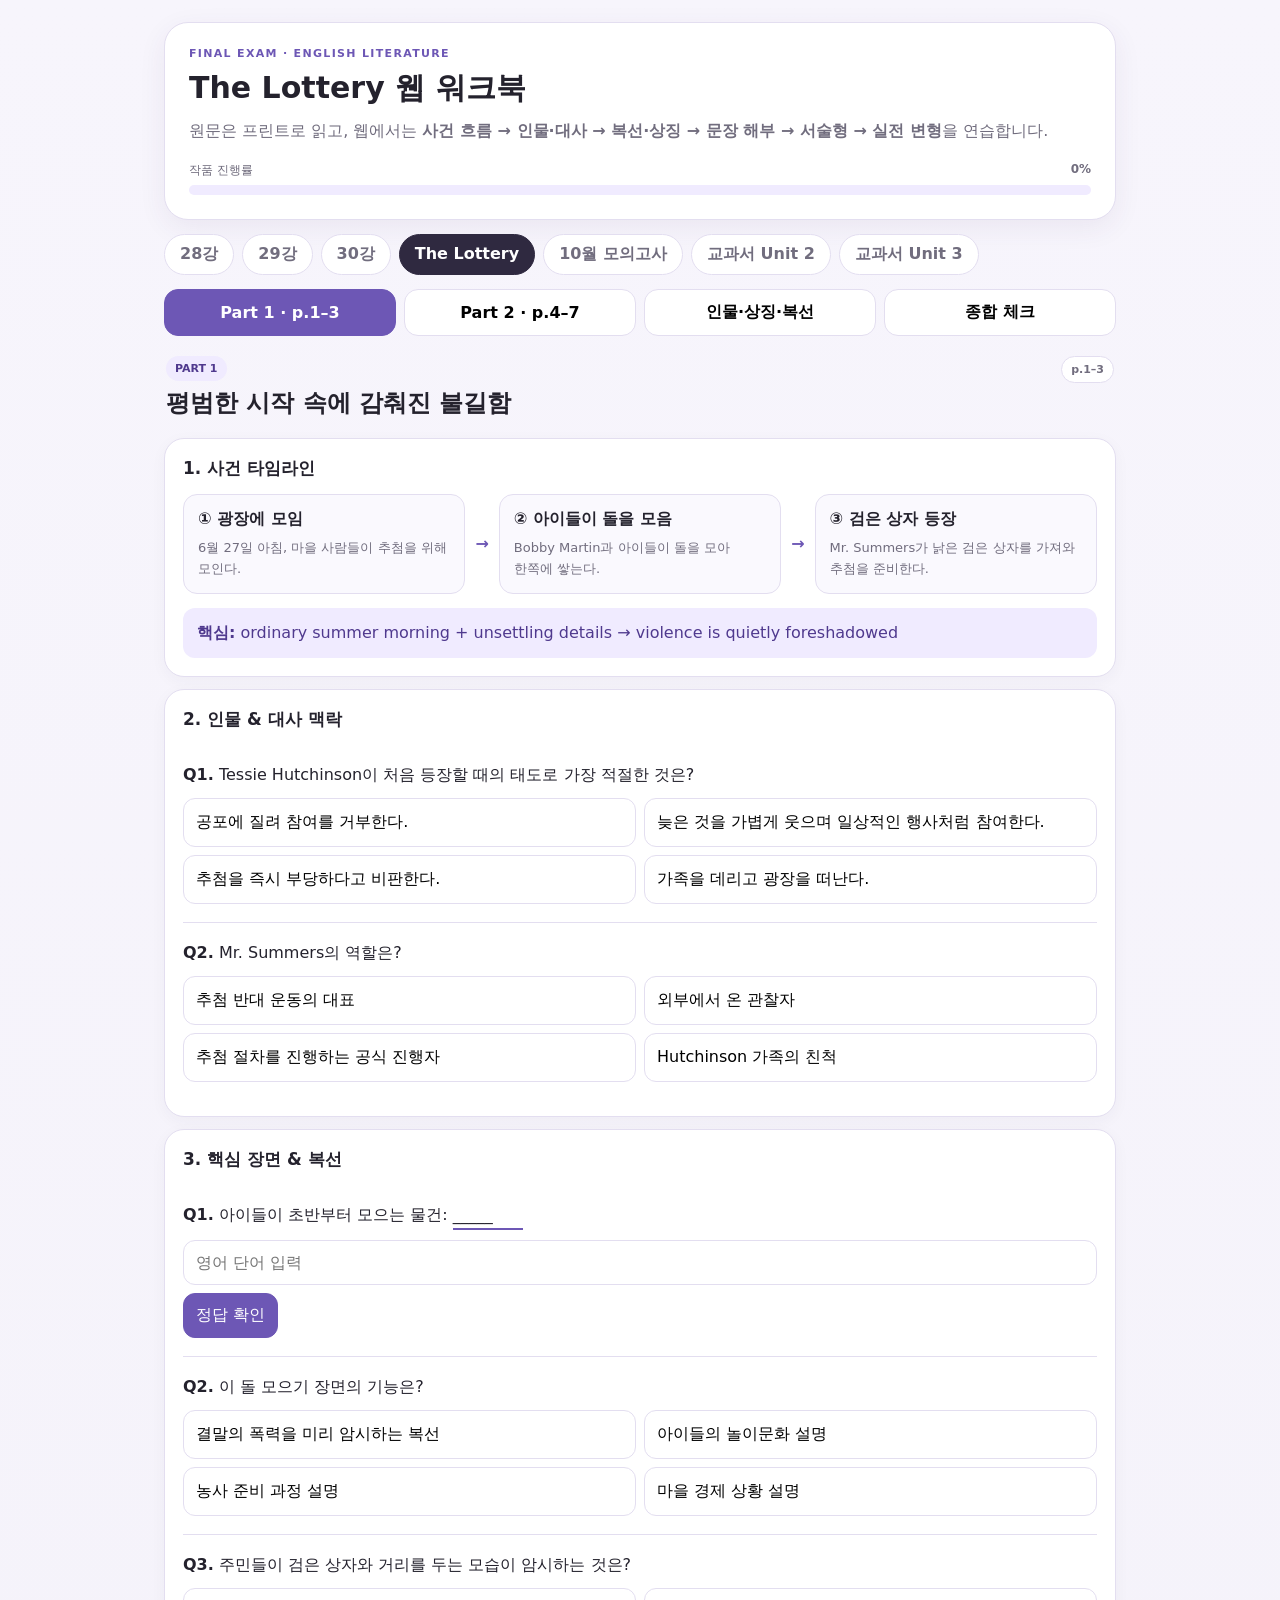
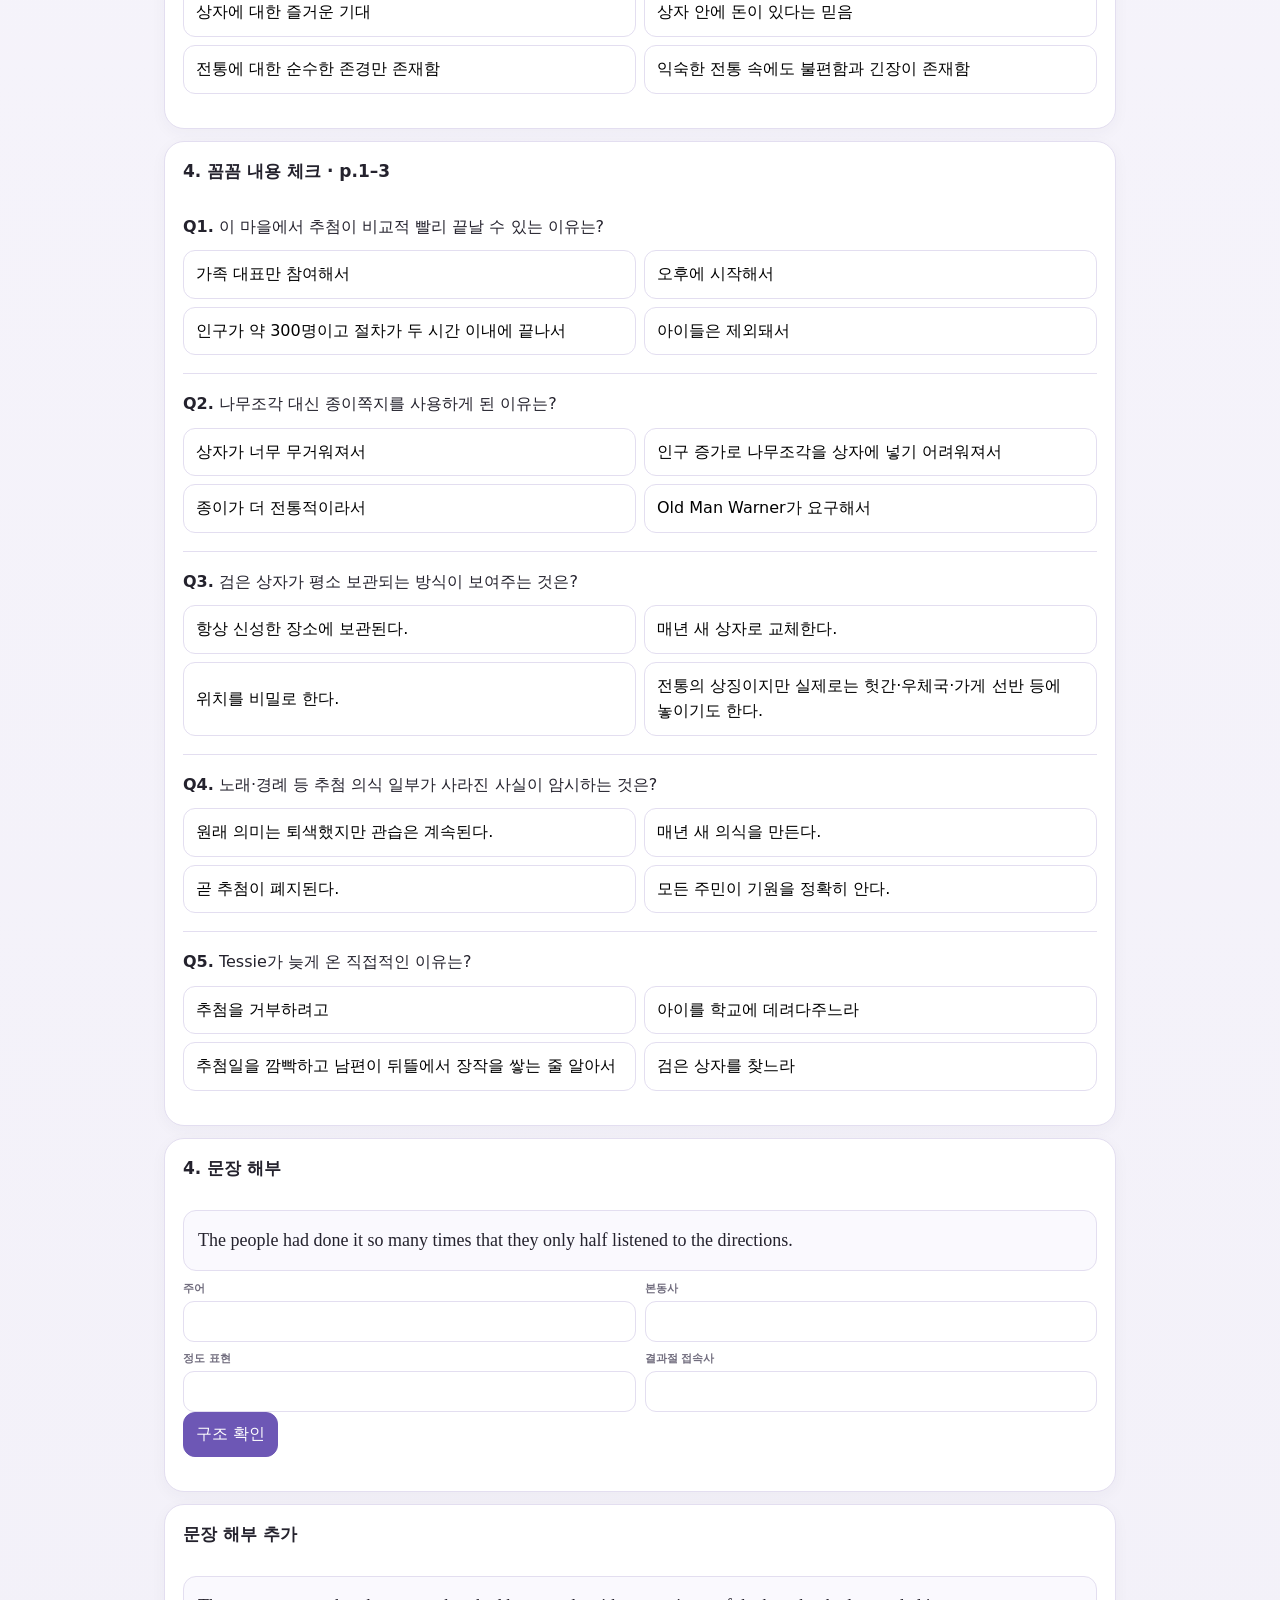
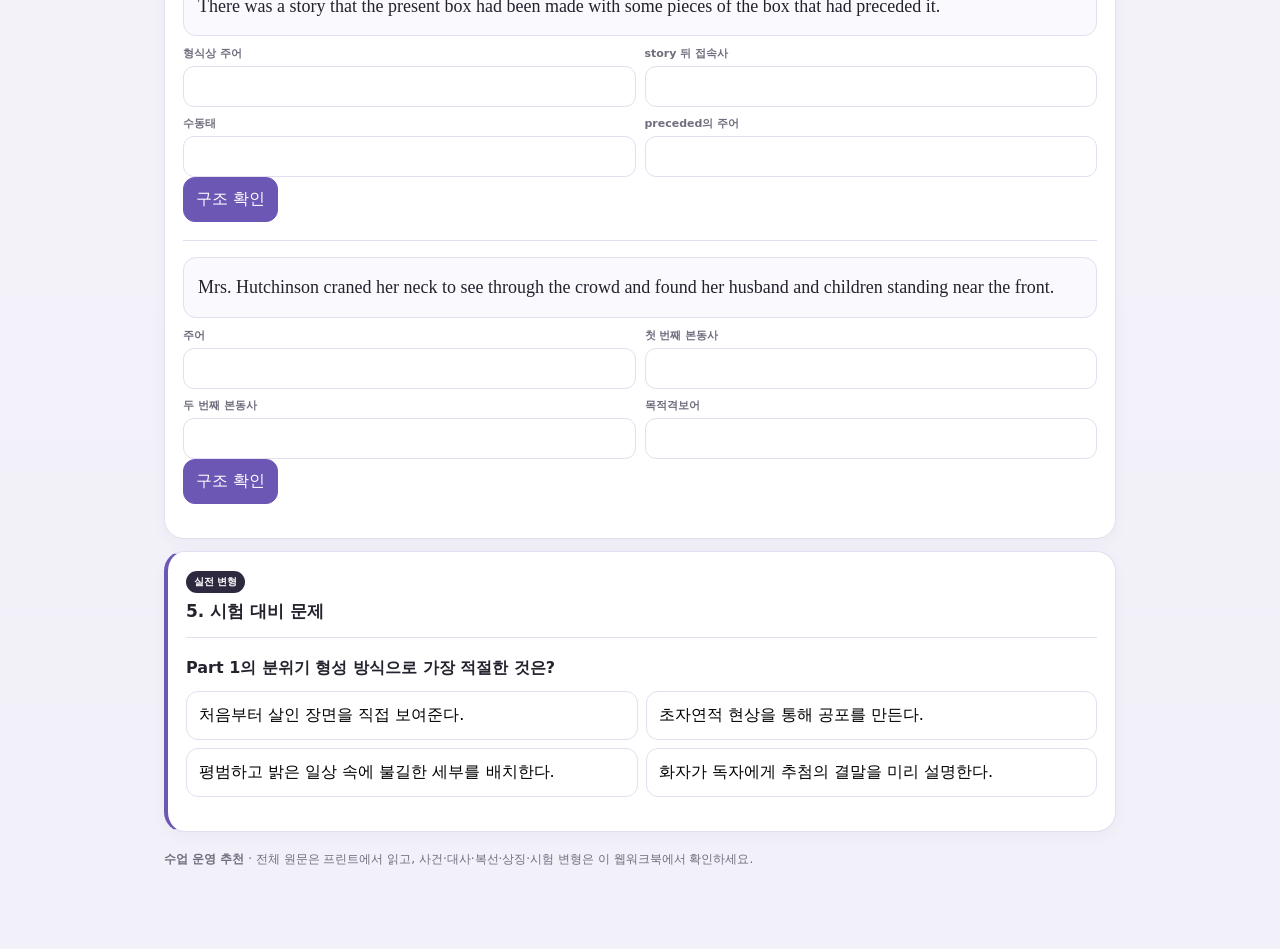
<file: lottery.html>
<!doctype html>
<html lang="ko">
<head>
<meta charset="utf-8">
<meta name="viewport" content="width=device-width,initial-scale=1,viewport-fit=cover">
<title>The Lottery 수업용 웹 워크북</title>
<link rel="stylesheet" href="styles.css?v=15">
</head>
<body data-chapter="Lottery" data-storage-key="lottery-v4" data-reset-label="The Lottery">
<div class="shell">
<header class="hero">
  <div class="eyebrow">FINAL EXAM · ENGLISH LITERATURE</div>
  <h1>The Lottery 웹 워크북</h1>
  <p>원문은 프린트로 읽고, 웹에서는 <b>사건 흐름 → 인물·대사 → 복선·상징 → 문장 해부 → 서술형 → 실전 변형</b>을 연습합니다.</p>
  <div class="progress-wrap"><div class="progress-label"><span>작품 진행률</span><b id="progressText">0%</b></div><div class="progress"><div id="progressBar"></div></div></div>
</header>

<div class="chapter-switch">
  <a class="chapter-link" href="./">28강</a>
  <a class="chapter-link" href="29.html">29강</a>
  <a class="chapter-link" href="30.html">30강</a>
  <a class="chapter-link active" href="lottery.html">The Lottery</a>
      <a class="chapter-link" href="mock.html">10월 모의고사</a>
      <a class="chapter-link" href="unit2.html">교과서 Unit 2</a>
      <a class="chapter-link" href="unit3.html">교과서 Unit 3</a>
</div>

<nav class="topnav">
  <button data-target="part1" class="nav-btn active">Part 1 · p.1–3</button>
  <button data-target="part2" class="nav-btn">Part 2 · p.4–7</button>
  <button data-target="literary" class="nav-btn">인물·상징·복선</button>
  <button data-target="final" class="nav-btn">종합 체크</button>
</nav>

<main>
<section id="part1" class="lesson-section">
  <div class="section-head"><div><span class="tag">PART 1</span><h2>평범한 시작 속에 감춰진 불길함</h2></div><span class="type-pill">p.1–3</span></div>

  <article class="card flow-card">
    <h3>1. 사건 타임라인</h3>
    <div class="flow">
      <div><b>① 광장에 모임</b><span>6월 27일 아침, 마을 사람들이 추첨을 위해 모인다.</span></div><i>→</i>
      <div><b>② 아이들이 돌을 모음</b><span>Bobby Martin과 아이들이 돌을 모아 한쪽에 쌓는다.</span></div><i>→</i>
      <div><b>③ 검은 상자 등장</b><span>Mr. Summers가 낡은 검은 상자를 가져와 추첨을 준비한다.</span></div>
    </div>
    <div class="teacher-note"><b>핵심:</b> <span>ordinary summer morning + unsettling details → violence is quietly foreshadowed</span></div>
  </article>

  <article class="card">
    <h3>2. 인물 & 대사 맥락</h3>
    <div class="q" data-type="choice" data-answer="B">
      <p><b>Q1.</b> Tessie Hutchinson이 처음 등장할 때의 태도로 가장 적절한 것은?</p>
      <div class="choices">
        <button data-value="A">공포에 질려 참여를 거부한다.</button>
        <button data-value="B">늦은 것을 가볍게 웃으며 일상적인 행사처럼 참여한다.</button>
        <button data-value="C">추첨을 즉시 부당하다고 비판한다.</button>
        <button data-value="D">가족을 데리고 광장을 떠난다.</button>
      </div>
      <div class="feedback" data-explain="초반 Tessie는 추첨의 위협을 드러내지 않고 평범한 마을 행사처럼 행동합니다."></div>
    </div>
    <div class="q" data-type="choice" data-answer="C">
      <p><b>Q2.</b> Mr. Summers의 역할은?</p>
      <div class="choices">
        <button data-value="A">추첨 반대 운동의 대표</button>
        <button data-value="B">외부에서 온 관찰자</button>
        <button data-value="C">추첨 절차를 진행하는 공식 진행자</button>
        <button data-value="D">Hutchinson 가족의 친척</button>
      </div>
      <div class="feedback" data-explain="Mr. Summers는 검은 상자, 명단, 추첨 절차를 관리합니다."></div>
    </div>
  </article>

  <article class="card">
    <h3>3. 핵심 장면 & 복선</h3>
    <div class="q" data-type="text" data-answer="stones">
      <p><b>Q1.</b> 아이들이 초반부터 모으는 물건: <span class="blank">_____</span></p>
      <input class="answer-input" placeholder="영어 단어 입력"><button class="check-btn">정답 확인</button><div class="feedback"></div>
    </div>
    <div class="q" data-type="choice" data-answer="A">
      <p><b>Q2.</b> 이 돌 모으기 장면의 기능은?</p>
      <div class="choices">
        <button data-value="A">결말의 폭력을 미리 암시하는 복선</button>
        <button data-value="B">아이들의 놀이문화 설명</button>
        <button data-value="C">농사 준비 과정 설명</button>
        <button data-value="D">마을 경제 상황 설명</button>
      </div>
      <div class="feedback" data-explain="초반에는 무해해 보이지만 결말의 돌팔매와 연결되며 복선이 됩니다."></div>
    </div>
    <div class="q" data-type="choice" data-answer="D">
      <p><b>Q3.</b> 주민들이 검은 상자와 거리를 두는 모습이 암시하는 것은?</p>
      <div class="choices">
        <button data-value="A">상자에 대한 즐거운 기대</button>
        <button data-value="B">상자 안에 돈이 있다는 믿음</button>
        <button data-value="C">전통에 대한 순수한 존경만 존재함</button>
        <button data-value="D">익숙한 전통 속에도 불편함과 긴장이 존재함</button>
      </div>
      <div class="feedback" data-explain="전통을 반복하면서도 상자 가까이에 가기를 머뭇거리는 긴장감이 드러납니다."></div>
    </div>
  </article>


  <article class="card">
    <h3>4. 꼼꼼 내용 체크 · p.1–3</h3>
    <div class="q" data-type="choice" data-answer="C">
      <p><b>Q1.</b> 이 마을에서 추첨이 비교적 빨리 끝날 수 있는 이유는?</p>
      <div class="choices"><button data-value="A">가족 대표만 참여해서</button><button data-value="B">오후에 시작해서</button><button data-value="C">인구가 약 300명이고 절차가 두 시간 이내에 끝나서</button><button data-value="D">아이들은 제외돼서</button></div>
      <div class="feedback" data-explain="본문은 약 300명 규모의 마을이라 오전 10시에 시작해 정오 식사 전에 끝날 수 있다고 설명합니다."></div>
    </div>
    <div class="q" data-type="choice" data-answer="B">
      <p><b>Q2.</b> 나무조각 대신 종이쪽지를 사용하게 된 이유는?</p>
      <div class="choices"><button data-value="A">상자가 너무 무거워져서</button><button data-value="B">인구 증가로 나무조각을 상자에 넣기 어려워져서</button><button data-value="C">종이가 더 전통적이라서</button><button data-value="D">Old Man Warner가 요구해서</button></div>
      <div class="feedback" data-explain="인구가 늘면서 slips of paper가 chips of wood보다 실용적이 되었습니다."></div>
    </div>
    <div class="q" data-type="choice" data-answer="D">
      <p><b>Q3.</b> 검은 상자가 평소 보관되는 방식이 보여주는 것은?</p>
      <div class="choices"><button data-value="A">항상 신성한 장소에 보관된다.</button><button data-value="B">매년 새 상자로 교체한다.</button><button data-value="C">위치를 비밀로 한다.</button><button data-value="D">전통의 상징이지만 실제로는 헛간·우체국·가게 선반 등에 놓이기도 한다.</button></div>
      <div class="feedback" data-explain="상징적 중요성과 일상적인 취급 방식 사이의 간극이 드러납니다."></div>
    </div>
    <div class="q" data-type="choice" data-answer="A">
      <p><b>Q4.</b> 노래·경례 등 추첨 의식 일부가 사라진 사실이 암시하는 것은?</p>
      <div class="choices"><button data-value="A">원래 의미는 퇴색했지만 관습은 계속된다.</button><button data-value="B">매년 새 의식을 만든다.</button><button data-value="C">곧 추첨이 폐지된다.</button><button data-value="D">모든 주민이 기원을 정확히 안다.</button></div>
      <div class="feedback" data-explain="세부 의식은 잊혀도 추첨 자체는 계속된다는 점이 핵심입니다."></div>
    </div>
    <div class="q" data-type="choice" data-answer="C">
      <p><b>Q5.</b> Tessie가 늦게 온 직접적인 이유는?</p>
      <div class="choices"><button data-value="A">추첨을 거부하려고</button><button data-value="B">아이를 학교에 데려다주느라</button><button data-value="C">추첨일을 깜빡하고 남편이 뒤뜰에서 장작을 쌓는 줄 알아서</button><button data-value="D">검은 상자를 찾느라</button></div>
      <div class="feedback" data-explain="이 장면은 초반 Tessie가 추첨을 위협적인 사건으로 여기지 않았음을 보여줍니다."></div>
    </div>
  </article>

  <article class="card">
    <h3>4. 문장 해부</h3>
    <div class="q" data-id="lottery-p1-parts" data-type="parts">
      <p class="parts-sentence">The people had done it so many times that they only half listened to the directions.</p>
      <div class="parts-grid">
        <div class="part-field"><label>주어</label><input class="part-input" data-label="주어" data-answer="The people"></div>
        <div class="part-field"><label>본동사</label><input class="part-input" data-label="본동사" data-answer="had done"></div>
        <div class="part-field"><label>정도 표현</label><input class="part-input" data-label="정도 표현" data-answer="so many times"></div>
        <div class="part-field"><label>결과절 접속사</label><input class="part-input" data-label="접속사" data-answer="that"></div>
      </div>
      <button class="check-btn">구조 확인</button>
      <div class="feedback" data-explain="so + 정도 표현 + that의 결과 구조입니다. 의식을 너무 많이 반복해 지시를 절반쯤만 듣게 되었다는 의미입니다."></div>
    </div>
  </article>

    <article class="card">
    <h3>문장 해부 추가</h3>
    <div class="q" data-id="lottery-p1-parts-2" data-type="parts">
      <p class="parts-sentence">There was a story that the present box had been made with some pieces of the box that had preceded it.</p>
      <div class="parts-grid">
        <div class="part-field"><label>형식상 주어</label><input class="part-input" data-label="형식상 주어" data-answer="There"></div>
        <div class="part-field"><label>story 뒤 접속사</label><input class="part-input" data-label="접속사" data-answer="that"></div>
        <div class="part-field"><label>수동태</label><input class="part-input" data-label="수동태" data-answer="had been made"></div>
        <div class="part-field"><label>preceded의 주어</label><input class="part-input" data-label="주어" data-answer="that"></div>
      </div>
      <button class="check-btn">구조 확인</button>
      <div class="feedback" data-explain="현재 상자가 이전 상자의 일부 조각으로 만들어졌다는 전승을 설명하는 문장입니다."></div>
    </div>
    <div class="q" data-id="lottery-p1-parts-3" data-type="parts">
      <p class="parts-sentence">Mrs. Hutchinson craned her neck to see through the crowd and found her husband and children standing near the front.</p>
      <div class="parts-grid">
        <div class="part-field"><label>주어</label><input class="part-input" data-label="주어" data-answer="Mrs. Hutchinson"></div>
        <div class="part-field"><label>첫 번째 본동사</label><input class="part-input" data-label="첫 동사" data-answer="craned"></div>
        <div class="part-field"><label>두 번째 본동사</label><input class="part-input" data-label="둘째 동사" data-answer="found"></div>
        <div class="part-field"><label>목적격보어</label><input class="part-input" data-label="목적격보어" data-answer="standing near the front"></div>
      </div>
      <button class="check-btn">구조 확인</button>
      <div class="feedback" data-explain="found + 목적어 + V-ing 구조로 남편과 아이들이 앞쪽에 서 있는 상태를 발견했다는 뜻입니다."></div>
    </div>
  </article>

<article class="card exam-card">
    <div class="exam-label">실전 변형</div><h3>5. 시험 대비 문제</h3>
    <div class="q" data-type="choice" data-answer="C">
      <p><b>Part 1의 분위기 형성 방식으로 가장 적절한 것은?</b></p>
      <div class="choices">
        <button data-value="A">처음부터 살인 장면을 직접 보여준다.</button>
        <button data-value="B">초자연적 현상을 통해 공포를 만든다.</button>
        <button data-value="C">평범하고 밝은 일상 속에 불길한 세부를 배치한다.</button>
        <button data-value="D">화자가 독자에게 추첨의 결말을 미리 설명한다.</button>
      </div>
      <div class="feedback" data-explain="밝은 여름 아침과 일상적인 대화 속에 돌, 검은 상자, 긴장감 같은 요소를 배치해 불안을 누적합니다."></div>
    </div>
  </article>
</section>

<section id="part2" class="lesson-section hidden">
  <div class="section-head"><div><span class="tag">PART 2</span><h2>전통의 실체가 드러나다</h2></div><span class="type-pill">p.4–7</span></div>

  <article class="card flow-card">
    <h3>1. 사건 타임라인</h3>
    <div class="flow">
      <div><b>① 전통 옹호</b><span>Old Man Warner가 추첨을 그만두려는 다른 마을을 비난한다.</span></div><i>→</i>
      <div><b>② Hutchinson 가족 선정</b><span>첫 추첨에서 Bill Hutchinson이 뽑히고 Tessie가 불공정하다고 항의한다.</span></div><i>→</i>
      <div><b>③ Tessie 선정</b><span>가족 재추첨 끝에 Tessie가 선택되고 주민들이 돌을 든다.</span></div>
    </div>
    <div class="teacher-note"><b>핵심:</b> <span>Tessie accepts the ritual until she becomes its victim.</span></div>
  </article>

  <article class="card">
    <h3>2. 인물의 태도 변화</h3>
    <div class="q" data-type="choice" data-answer="B">
      <p><b>Q1.</b> Tessie가 “It wasn't fair”라고 항의하기 시작하는 시점은?</p>
      <div class="choices">
        <button data-value="A">광장에 처음 도착했을 때</button>
        <button data-value="B">자기 가족이 첫 추첨에서 선택된 뒤</button>
        <button data-value="C">Old Man Warner가 말할 때</button>
        <button data-value="D">아이들이 돌을 모을 때</button>
      </div>
      <div class="feedback" data-explain="Tessie는 처음에는 절차를 자연스럽게 받아들이지만 자신의 가족이 선택되자 불공정함을 주장합니다."></div>
    </div>

    <div class="q" data-type="choice" data-answer="A">
      <p><b>Q2.</b> Tessie의 태도 변화가 가장 잘 드러내는 것은?</p>
      <div class="choices">
        <button data-value="A">전통의 부당함을 개인이 피해자가 된 뒤에야 문제 삼는 태도</button>
        <button data-value="B">처음부터 일관되게 전통을 반대하는 용기</button>
        <button data-value="C">가족보다 마을 규칙을 우선하는 태도</button>
        <button data-value="D">추첨 결과에 대한 무관심</button>
      </div>
      <div class="feedback" data-explain="그녀의 항의 시점은 개인적 이해관계와 전통 비판의 관계를 보여줍니다."></div>
    </div>
  </article>

  <article class="card">
    <h3>3. 핵심 장면 & 상징</h3>
    <div class="q" data-type="text" data-answer="black spot">
      <p><b>Q1.</b> Tessie의 종이에 표시된 것: <span class="blank">_____</span></p>
      <input class="answer-input" placeholder="영어 표현 입력"><button class="check-btn">정답 확인</button><div class="feedback"></div>
    </div>
    <div class="q" data-type="choice" data-answer="D">
      <p><b>Q2.</b> “의식의 많은 부분은 잊었지만 돌을 사용하는 것은 기억했다”는 점이 강조하는 것은?</p>
      <div class="choices">
        <button data-value="A">마을 사람들이 역사 연구를 중요시함</button>
        <button data-value="B">의식의 모든 세부가 정확히 보존됨</button>
        <button data-value="C">추첨이 최근 생긴 제도임</button>
        <button data-value="D">의미는 사라져도 폭력적 행위만 관습처럼 지속될 수 있음</button>
      </div>
      <div class="feedback" data-explain="전통의 이유와 형식은 사라졌는데 핵심 폭력은 그대로 남아 있다는 점이 작품의 비판을 강화합니다."></div>
    </div>
  </article>

  <article class="card">
    <h3>4. 사건 재조립</h3>
    <div class="q" data-type="choice" data-answer="C">
      <p><b>다음 사건의 올바른 순서는?</b><br>① Tessie가 부당하다고 항의함 · ② 가족 재추첨 · ③ Bill의 종이에 표시가 있어 가족이 선택됨 · ④ Tessie의 종이에 검은 점이 확인됨</p>
      <div class="choices">
        <button data-value="A">①-③-②-④</button>
        <button data-value="B">③-②-①-④</button>
        <button data-value="C">③-①-②-④</button>
        <button data-value="D">②-③-④-①</button>
      </div>
      <div class="feedback" data-explain="첫 추첨에서 Hutchinson 가족이 선택된 뒤 Tessie가 항의하고, 가족 재추첨을 거쳐 Tessie가 최종 선택됩니다."></div>
    </div>
  </article>

    <article class="card">
    <h3>꼼꼼 내용 체크 · p.4–7</h3>
    <div class="q" data-type="choice" data-answer="C">
      <p><b>Q1.</b> 다른 마을들이 추첨을 그만두려 한다는 말을 듣고 Old Man Warner는 어떻게 반응하는가?</p>
      <div class="choices"><button data-value="A">자신도 폐지에 찬성한다.</button><button data-value="B">아무 의견도 보이지 않는다.</button><button data-value="C">젊은이들의 어리석은 생각이라며 강하게 비난한다.</button><button data-value="D">Mr. Summers에게 결정을 맡긴다.</button></div>
      <div class="feedback" data-explain="Old Man Warner는 추첨 폐지 논의를 ‘Pack of crazy fools’라고 비난하며 전통을 강하게 옹호합니다."></div>
    </div>
    <div class="q" data-type="text" data-answer="seventy-seventh">
      <p><b>Q2.</b> Old Man Warner는 이번이 자신의 <span class="blank">_____</span> lottery라고 말한다.</p>
      <input class="answer-input" placeholder="영어 서수 입력"><button class="check-btn">정답 확인</button><div class="feedback"></div>
    </div>
    <div class="q" data-type="choice" data-answer="B">
      <p><b>Q3.</b> 첫 번째 추첨에서 선택되는 단위는?</p>
      <div class="choices"><button data-value="A">개인</button><button data-value="B">가족의 가장/가족 단위</button><button data-value="C">아이들만</button><button data-value="D">여성만</button></div>
      <div class="feedback" data-explain="첫 단계에서는 heads of families가 뽑고, Hutchinson 가족이 선택된 뒤 가족 구성원끼리 다시 추첨합니다."></div>
    </div>
    <div class="q" data-type="choice" data-answer="A">
      <p><b>Q4.</b> Tessie가 딸 Don과 Eva도 함께 추첨하게 하자고 주장하지만 받아들여지지 않는 이유는?</p>
      <div class="choices"><button data-value="A">결혼한 딸들은 남편의 가족과 함께 추첨하기 때문에</button><button data-value="B">딸들은 추첨 대상이 아니기 때문에</button><button data-value="C">두 딸이 마을 밖에 있기 때문에</button><button data-value="D">Mr. Summers가 딸들의 이름을 잊었기 때문에</button></div>
      <div class="feedback" data-explain="Mr. Summers는 daughters draw with their husbands' families라고 규칙을 설명합니다."></div>
    </div>
    <div class="q" data-type="choice" data-answer="D">
      <p><b>Q5.</b> Hutchinson 가족 재추첨에 참여하는 다섯 명으로 맞는 것은?</p>
      <div class="choices"><button data-value="A">Bill, Tessie, Don, Eva, Nancy</button><button data-value="B">Bill, Tessie, Mr. Summers, Nancy, Dave</button><button data-value="C">Bill Jr., Nancy, Dave, Don, Eva</button><button data-value="D">Bill, Tessie, Bill Jr., Nancy, little Dave</button></div>
      <div class="feedback" data-explain="Bill과 Tessie, 그리고 자녀 Bill Jr., Nancy, little Dave가 재추첨합니다."></div>
    </div>
    <div class="q" data-type="choice" data-answer="C">
      <p><b>Q6.</b> little Dave가 종이를 뽑을 때 누가 도와주는가?</p>
      <div class="choices"><button data-value="A">Tessie</button><button data-value="B">Bill Jr.</button><button data-value="C">Mr. Graves</button><button data-value="D">Old Man Warner</button></div>
      <div class="feedback" data-explain="Mr. Graves가 어린 Dave의 손을 잡아 상자에서 종이를 뽑게 하고 Harry가 종이를 대신 들고 있습니다."></div>
    </div>
    <div class="q" data-type="choice" data-answer="B">
      <p><b>Q7.</b> 재추첨에서 Tessie가 선택되기 직전, 독자의 긴장감을 높이는 장면은?</p>
      <div class="choices"><button data-value="A">주민들이 웃으며 집으로 돌아간다.</button><button data-value="B">군중이 조용해지고 한 소녀가 “Nancy가 아니었으면 좋겠다”고 속삭인다.</button><button data-value="C">Mr. Summers가 추첨을 취소한다.</button><button data-value="D">Old Man Warner가 광장을 떠난다.</button></div>
      <div class="feedback" data-explain="침묵과 소녀의 속삭임은 결과 발표 직전의 긴장과 공포를 강화합니다."></div>
    </div>
    <div class="q" data-type="choice" data-answer="A">
      <p><b>Q8.</b> 마지막 돌팔매 장면에서 Mrs. Delacroix의 행동이 특히 충격적인 이유는?</p>
      <div class="choices"><button data-value="A">초반 Tessie와 친근하게 대화했던 인물이 매우 큰 돌을 골라 폭력에 적극 참여하기 때문에</button><button data-value="B">그녀만 돌을 던지지 않기 때문에</button><button data-value="C">그녀가 Tessie의 친딸이기 때문에</button><button data-value="D">그녀가 추첨을 중단시키기 때문에</button></div>
      <div class="feedback" data-explain="일상적 친분과 집단 폭력 참여가 공존하는 모습이 공동체의 잔혹한 순응을 선명하게 보여줍니다."></div>
    </div>
  </article>

  <article class="card">
    <h3>문장 해부 추가</h3>
    <div class="q" data-id="lottery-p2-parts-1" data-type="parts">
      <p class="parts-sentence">Daughters draw with their husbands' families, Tessie.</p>
      <div class="parts-grid">
        <div class="part-field"><label>주어</label><input class="part-input" data-label="주어" data-answer="Daughters"></div>
        <div class="part-field"><label>본동사</label><input class="part-input" data-label="본동사" data-answer="draw"></div>
        <div class="part-field"><label>전치사</label><input class="part-input" data-label="전치사" data-answer="with"></div>
        <div class="part-field"><label>전치사 목적어</label><input class="part-input" data-label="목적어" data-answer="their husbands' families"></div>
      </div>
      <button class="check-btn">구조 확인</button>
      <div class="feedback" data-explain="결혼한 딸이 남편의 가족 단위에 속한다는 추첨 규칙을 설명하는 짧지만 중요한 문장입니다."></div>
    </div>
    <div class="q" data-id="lottery-p2-parts-2" data-type="parts">
      <p class="parts-sentence">Although the villagers had forgotten the ritual and lost the original black box, they still remembered to use stones.</p>
      <div class="parts-grid">
        <div class="part-field"><label>양보 접속사</label><input class="part-input" data-label="접속사" data-answer="Although"></div>
        <div class="part-field"><label>종속절 주어</label><input class="part-input" data-label="종속절 주어" data-answer="the villagers"></div>
        <div class="part-field"><label>주절 주어</label><input class="part-input" data-label="주절 주어" data-answer="they"></div>
        <div class="part-field"><label>기억하고 있던 행동</label><input class="part-input" data-label="행동" data-answer="to use stones"></div>
      </div>
      <button class="check-btn">구조 확인</button>
      <div class="feedback" data-explain="의식과 상자는 잊거나 잃었지만 돌을 사용하는 폭력은 기억한다는 대조가 작품의 주제를 압축합니다."></div>
    </div>
  </article>

<article class="card exam-card">
    <div class="exam-label">실전 변형</div><h3>5. 시험 대비 문제</h3>
    <div class="q" data-type="choice" data-answer="B">
      <p><b>결말이 작품 전체에 주는 효과로 가장 적절한 것은?</b></p>
      <div class="choices">
        <button data-value="A">초반의 밝은 분위기가 실제로 평화로웠음을 확인한다.</button>
        <button data-value="B">초반의 평범한 행동들을 폭력의 복선으로 다시 해석하게 만든다.</button>
        <button data-value="C">추첨이 합리적인 제도였음을 증명한다.</button>
        <button data-value="D">Tessie가 처음부터 모든 사실을 알고 있었음을 보여준다.</button>
      </div>
      <div class="feedback" data-explain="결말을 알고 나면 돌, 검은 상자, 주민들의 거리감 등 초반 세부가 새로운 의미를 갖게 됩니다."></div>
    </div>
  </article>
</section>

<section id="literary" class="lesson-section hidden">
  <div class="section-head"><div><span class="tag">LITERARY</span><h2>인물 · 상징 · 복선 · 주제</h2></div><span class="type-pill">문학 핵심</span></div>

  <article class="card">
    <h3>1. 인물 연결</h3>
    <div class="q" data-type="choice" data-answer="C">
      <p><b>Old Man Warner를 가장 잘 설명한 것은?</b></p>
      <div class="choices">
        <button data-value="A">추첨 폐지를 주장하는 개혁적 인물</button>
        <button data-value="B">추첨에 처음 참여한 젊은 인물</button>
        <button data-value="C">오래된 전통을 강하게 옹호하며 변화를 비난하는 인물</button>
        <button data-value="D">추첨 절차를 관리하는 진행자</button>
      </div>
      <div class="feedback" data-explain="그는 다른 마을의 추첨 폐지 움직임을 ‘crazy fools’라고 비난하며 전통을 고수합니다."></div>
    </div>
  </article>

  <article class="card">
    <h3>2. 상징과 복선</h3>
    <div class="q" data-type="choice" data-answer="A">
      <p><b>검은 상자(black box)가 가장 잘 상징하는 것은?</b></p>
      <div class="choices">
        <button data-value="A">낡고 의미가 퇴색했음에도 계속 유지되는 전통</button>
        <button data-value="B">마을의 경제적 번영</button>
        <button data-value="C">새로운 세대의 자유</button>
        <button data-value="D">과학적이고 합리적인 판단</button>
      </div>
      <div class="feedback" data-explain="상자는 낡고 원형도 잃었지만 주민들은 교체를 꺼립니다. 전통의 지속 자체를 상징적으로 보여줍니다."></div>
    </div>

    <div class="q" data-type="choice" data-answer="B">
      <p><b>작품의 아이러니를 가장 잘 설명한 것은?</b></p>
      <div class="choices">
        <button data-value="A">추첨이라는 말이 처음부터 폭력을 직접 의미한다.</button>
        <button data-value="B">보통 행운을 떠올리게 하는 ‘lottery’가 여기서는 희생자를 정하는 제도이다.</button>
        <button data-value="C">마을 사람들은 추첨을 전혀 모른다.</button>
        <button data-value="D">Tessie는 추첨에서 상금을 얻는다.</button>
      </div>
      <div class="feedback" data-explain="제목 자체가 독자의 일반적 기대와 작품 속 현실을 충돌시키는 아이러니를 만듭니다."></div>
    </div>
  </article>

  <article class="card exam-card">
    <div class="exam-label">서술형 대비</div><h3>3. 핵심 주장</h3>
    <div class="q" data-type="choice" data-answer="D">
      <p><b>작품의 주제로 가장 적절한 것은?</b></p>
      <div class="choices">
        <button data-value="A">새로운 제도는 언제나 오래된 제도보다 낫다.</button>
        <button data-value="B">개인의 행복은 공동체 규칙보다 중요하지 않다.</button>
        <button data-value="C">전통은 오래될수록 반드시 가치가 있다.</button>
        <button data-value="D">사람들은 의미를 성찰하지 않은 채 잔혹한 전통과 집단 규범에 순응할 수 있다.</button>
      </div>
      <div class="feedback" data-explain="작품은 이유가 사라진 전통을 공동체가 관성적으로 지속하며 폭력까지 정상화하는 모습을 비판합니다."></div>
    </div>
  </article>

  <article class="card">
    <h3>4. 인물·상징 심화</h3>
    <div class="q" data-type="choice" data-answer="B">
      <p><b>Q1.</b> Mr. Summers라는 이름이 만드는 효과로 가장 적절한 것은?</p>
      <div class="choices"><button data-value="A">추첨의 잔혹함을 직접적으로 드러낸다.</button><button data-value="B">밝고 유쾌한 이미지를 떠올리게 해 작품의 어두운 내용과 대비된다.</button><button data-value="C">그가 여름에만 등장한다는 사실을 강조한다.</button><button data-value="D">그가 마을의 농부임을 보여준다.</button></div>
      <div class="feedback" data-explain="이름이 주는 밝은 이미지와 그가 진행하는 폭력적 의식 사이의 대비는 작품의 아이러니를 강화합니다."></div>
    </div>
    <div class="q" data-type="choice" data-answer="C">
      <p><b>Q2.</b> black box의 낡고 퇴색한 상태가 상징적으로 보여주는 것은?</p>
      <div class="choices"><button data-value="A">추첨 제도가 최근 만들어졌다는 사실</button><button data-value="B">마을 사람들이 상자를 소중히 관리한다는 사실</button><button data-value="C">전통의 원형과 의미는 희미해졌지만 관습은 계속된다는 점</button><button data-value="D">상자가 곧 폐기될 것이라는 점</button></div>
      <div class="feedback" data-explain="상자는 오래되고 원형을 잃었지만 주민들은 새 상자로 바꾸기를 꺼립니다."></div>
    </div>
    <div class="q" data-type="choice" data-answer="A">
      <p><b>Q3.</b> 마을 사람들이 추첨을 너무 익숙하게 반복해 지시를 절반쯤만 듣는 모습이 가장 잘 보여주는 것은?</p>
      <div class="choices"><button data-value="A">비판적 사고 없이 의례를 습관적으로 수행하는 집단의 모습</button><button data-value="B">추첨 절차가 너무 복잡하다는 점</button><button data-value="C">주민들이 추첨 규칙을 전혀 모른다는 점</button><button data-value="D">추첨이 즐거운 축제라는 점</button></div>
      <div class="feedback" data-explain="의미를 따져보지 않고 익숙함 때문에 관습을 반복하는 태도가 강조됩니다."></div>
    </div>
    <div class="q" data-type="choice" data-answer="D">
      <p><b>Q4.</b> 작품에서 아이들이 결말의 폭력에 참여하는 설정의 효과는?</p>
      <div class="choices"><button data-value="A">아이들이 성인보다 본래 잔혹하다는 점을 강조한다.</button><button data-value="B">추첨이 아이들만의 놀이임을 보여준다.</button><button data-value="C">마을의 교육제도가 실패했음을 직접 비판한다.</button><button data-value="D">폭력적 관습이 세대를 넘어 학습·전승된다는 점을 보여준다.</button></div>
      <div class="feedback" data-explain="아이들도 자연스럽게 돌을 준비하고 참여한다는 점에서 전통이 다음 세대로 이어지는 모습을 보여줍니다."></div>
    </div>
    <div class="q" data-type="choice" data-answer="B">
      <p><b>Q5.</b> 작품의 전반적인 서술 방식이 독자에게 주는 효과는?</p>
      <div class="choices"><button data-value="A">처음부터 모든 사실을 설명해 긴장감을 없앤다.</button><button data-value="B">평범한 일상처럼 사건을 제시하다가 결말에서 의미를 뒤집어 충격을 강화한다.</button><button data-value="C">Tessie의 내면 독백만 따라가게 한다.</button><button data-value="D">과거와 현재를 계속 오가며 혼란을 만든다.</button></div>
      <div class="feedback" data-explain="건조하고 일상적인 서술이 결말의 폭력성과 대비되어 충격과 아이러니를 키웁니다."></div>
    </div>
  </article>
</section>

<section id="final" class="lesson-section hidden">
  <div class="section-head"><div><span class="tag">FINAL</span><h2>The Lottery 종합 체크</h2></div><span class="type-pill">시험 대비</span></div>
  <article class="card">
    <div class="q" data-type="choice" data-answer="A">
      <p><b>1.</b> 결말과 직접 연결되는 초반 복선은?</p>
      <div class="choices"><button data-value="A">아이들이 돌을 모으는 장면</button><button data-value="B">꽃이 피어 있는 장면</button><button data-value="C">정오 식사 언급</button><button data-value="D">농사 이야기를 하는 장면</button></div>
      <div class="feedback" data-explain="돌은 결말에서 실제 처형 도구로 사용됩니다."></div>
    </div>
    <div class="q" data-type="choice" data-answer="C">
      <p><b>2.</b> Tessie의 태도 변화 순서로 가장 적절한 것은?</p>
      <div class="choices"><button data-value="A">반대 → 무관심 → 지지</button><button data-value="B">공포 → 즐거움 → 무관심</button><button data-value="C">일상적 참여 → 가족 선정 후 항의 → 자신이 선정된 뒤 절박한 저항</button><button data-value="D">지지 → 제도 운영 → 폐지 주장</button></div>
      <div class="feedback" data-explain="그녀는 자신이 피해자가 되기 전까지 전통에 근본적으로 이의를 제기하지 않습니다."></div>
    </div>
    <div class="q" data-type="text" data-answer="black box">
      <p><b>3.</b> 낡았지만 계속 사용되는 추첨 도구: <span class="blank">_____</span></p>
      <input class="answer-input" placeholder="영어 표현 입력"><button class="check-btn">정답 확인</button><div class="feedback"></div>
    </div>
    <div class="q" data-type="choice" data-answer="D">
      <p><b>4.</b> 작품에서 전통의 ‘의미 상실’과 ‘행위 지속’을 가장 강하게 보여주는 것은?</p>
      <div class="choices"><button data-value="A">주민들이 농사 이야기를 함</button><button data-value="B">Tessie가 늦게 도착함</button><button data-value="C">아이들이 학교가 끝났다고 좋아함</button><button data-value="D">의식의 많은 부분은 잊었지만 돌을 사용하는 것은 기억함</button></div>
      <div class="feedback" data-explain="전통의 이유와 세부는 퇴색했는데 폭력적 핵심만 남았다는 점이 주제를 압축합니다."></div>
    </div>
    <div class="q" data-type="choice" data-answer="B">
      <p><b>5.</b> 제목 The Lottery의 효과로 가장 적절한 것은?</p>
      <div class="choices"><button data-value="A">독자가 처음부터 결말을 정확히 예측하게 한다.</button><button data-value="B">행운을 기대하게 한 뒤 폭력적인 실체를 드러내 아이러니를 만든다.</button><button data-value="C">추첨의 역사적 기원을 설명한다.</button><button data-value="D">Tessie의 성격만 강조한다.</button></div>
      <div class="feedback" data-explain="일반적인 lottery의 긍정적 의미와 작품 속 희생자 선정의 현실이 충돌합니다."></div>
    </div>
    <div class="q" data-type="choice" data-answer="A">
      <p><b>6.</b> 작품 전체의 사회적 비판으로 가장 적절한 것은?</p>
      <div class="choices"><button data-value="A">집단이 전통을 성찰 없이 따를 때 폭력이 정상화될 수 있다.</button><button data-value="B">모든 공동체 전통은 폐지되어야 한다.</button><button data-value="C">개인은 언제나 집단보다 합리적이다.</button><button data-value="D">아이들은 성인보다 폭력적이다.</button></div>
      <div class="feedback" data-explain="핵심은 ‘전통 그 자체’보다 비판적 성찰 없이 지속되는 집단 순응과 폭력의 정상화입니다."></div>
    </div>

    
    <div class="q" data-type="choice" data-answer="C">
      <p><b>7.</b> 다음 중 작품의 내용과 일치하지 않는 것은?</p>
      <div class="choices"><button data-value="A">Tessie는 추첨일을 깜빡해 늦게 도착한다.</button><button data-value="B">Old Man Warner는 추첨 폐지 움직임을 비난한다.</button><button data-value="C">Tessie는 처음부터 추첨의 부당성을 공개적으로 주장한다.</button><button data-value="D">아이들도 마지막 돌팔매에 참여한다.</button></div>
      <div class="feedback" data-explain="Tessie는 처음에는 추첨에 자연스럽게 참여하고 자기 가족이 선택된 뒤에야 불공정하다고 항의합니다."></div>
    </div>
    <div class="q" data-type="choice" data-answer="A">
      <p><b>8.</b> 작품의 초반과 결말을 연결하는 핵심 대비는?</p>
      <div class="choices"><button data-value="A">맑고 평범한 여름 아침 ↔ 공동체의 잔혹한 폭력</button><button data-value="B">도시 생활 ↔ 시골 생활</button><button data-value="C">가난 ↔ 부유함</button><button data-value="D">아이들 ↔ 노인들</button></div>
      <div class="feedback" data-explain="밝고 평온한 배경과 끔찍한 결말의 대비가 작품 전체의 아이러니를 강화합니다."></div>
    </div>
    <div class="q" data-type="choice" data-answer="D">
      <p><b>9.</b> Tessie의 마지막 외침이 가장 직접적으로 드러내는 것은?</p>
      <div class="choices"><button data-value="A">추첨 결과를 받아들이는 태도</button><button data-value="B">다른 주민들을 용서하는 태도</button><button data-value="C">전통을 지지하는 태도</button><button data-value="D">자신이 희생자가 된 순간 드러나는 절박한 저항</button></div>
      <div class="feedback" data-explain="마지막까지 불공정함을 외치지만 공동체의 폭력은 멈추지 않습니다."></div>
    </div>
    <div class="q" data-type="choice" data-answer="B">
      <p><b>10.</b> 작품에서 가장 비판적으로 바라보는 대상으로 적절한 것은?</p>
      <div class="choices"><button data-value="A">개인의 우연한 불운 자체</button><button data-value="B">이유와 의미를 묻지 않은 채 폭력적 전통에 순응하는 집단</button><button data-value="C">농촌 공동체의 경제 문제</button><button data-value="D">가족 간의 세대 차이</button></div>
      <div class="feedback" data-explain="작품은 관성적으로 지속되는 전통과 집단 순응, 그 속에서 정상화된 폭력을 비판합니다."></div>
    </div>
<div class="result-box"><b>종합 체크 점수</b><span id="finalScore">아직 채점 전</span><button id="resetBtn" class="ghost-btn">The Lottery 답안 초기화</button></div>
  </article>
</section>
</main>

<footer><b>수업 운영 추천</b> · 전체 원문은 프린트에서 읽고, 사건·대사·복선·상징·시험 변형은 이 웹워크북에서 확인하세요.</footer>
</div>
<script src="app.js?v=11"></script>
</body>
</html>
</file>
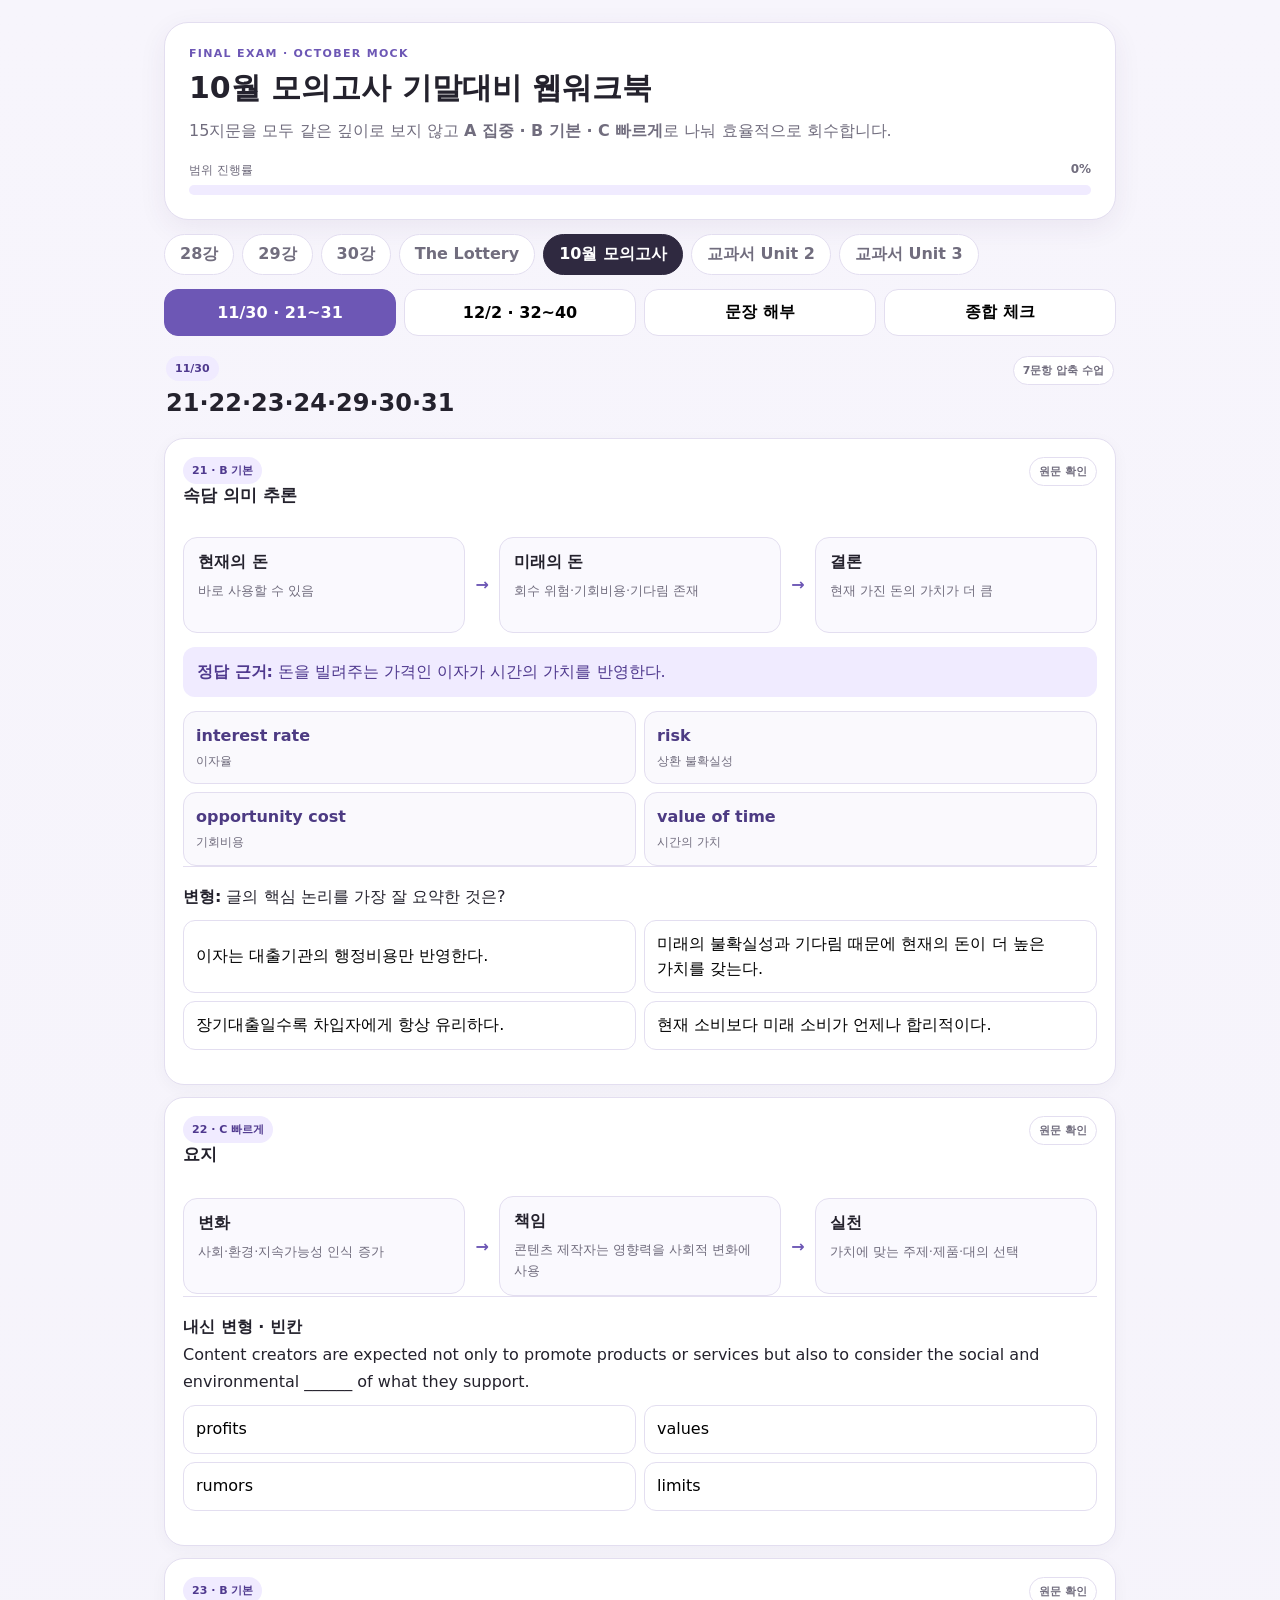
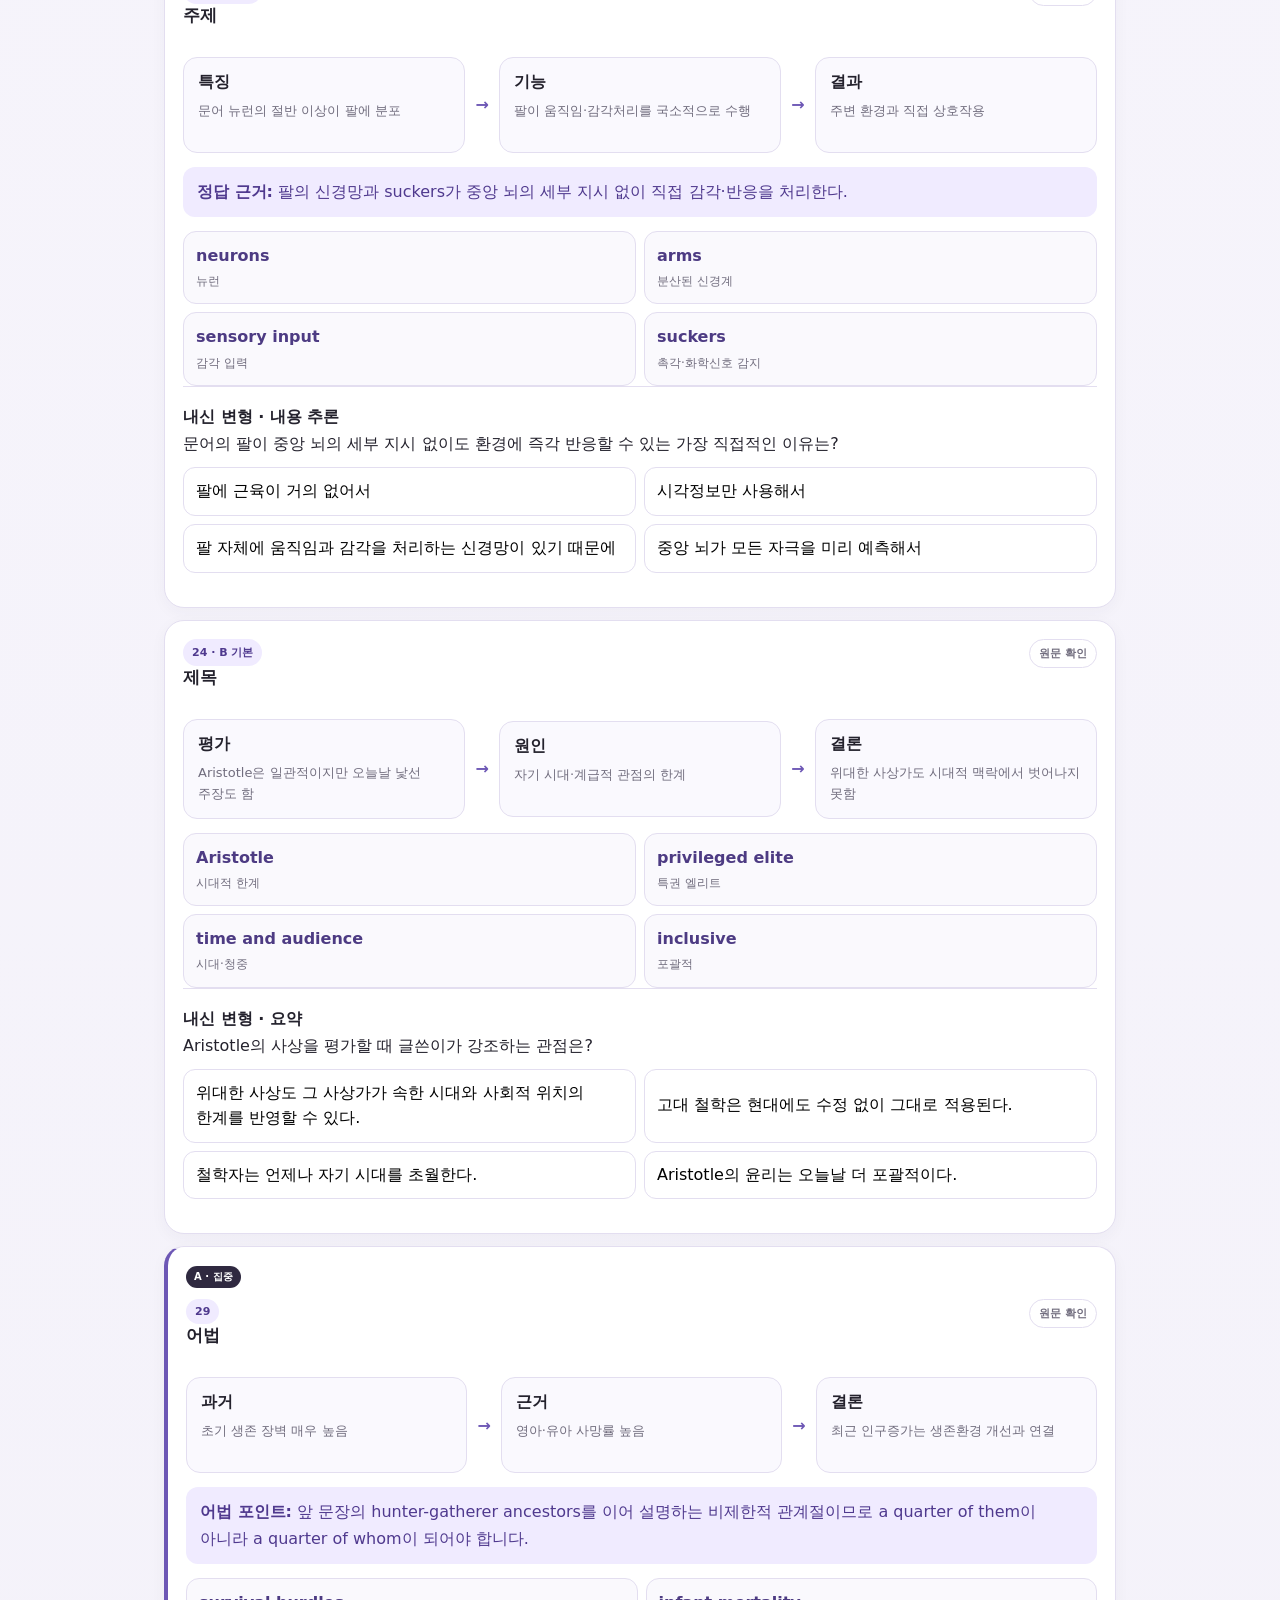
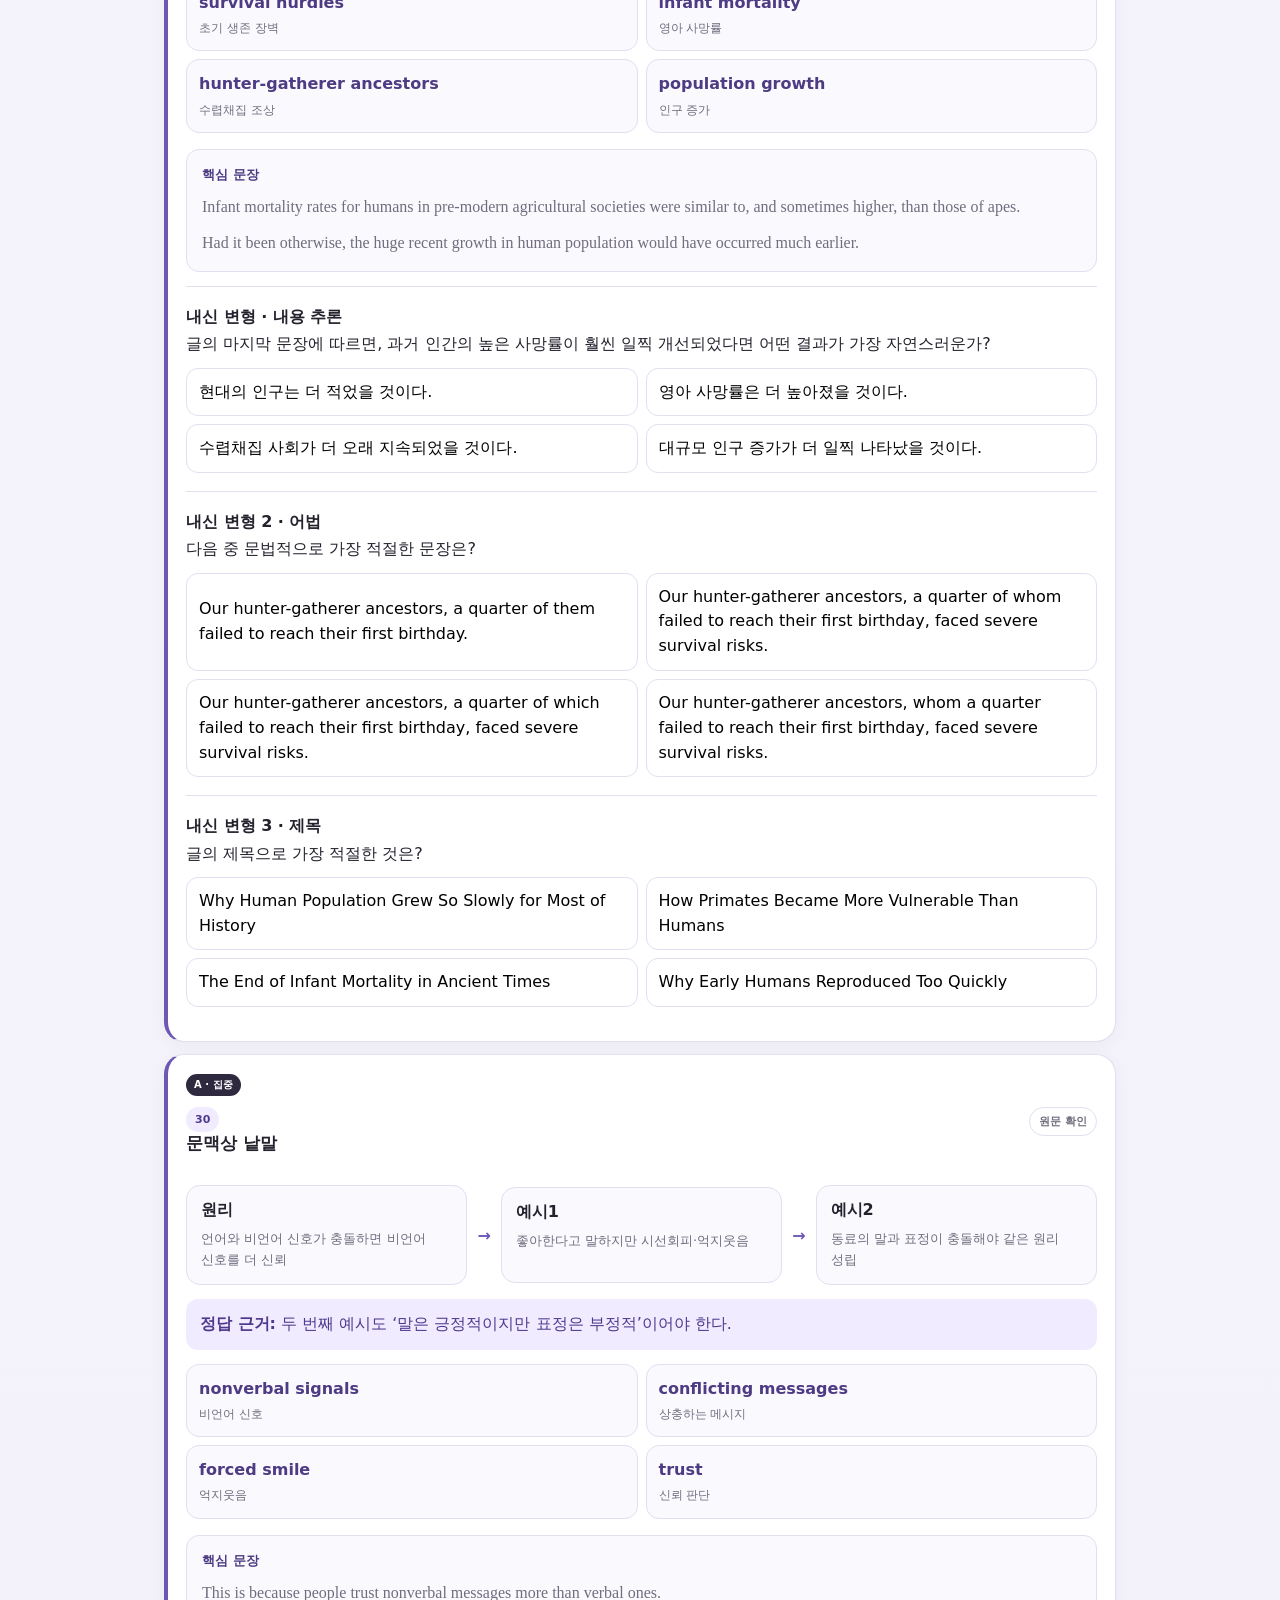
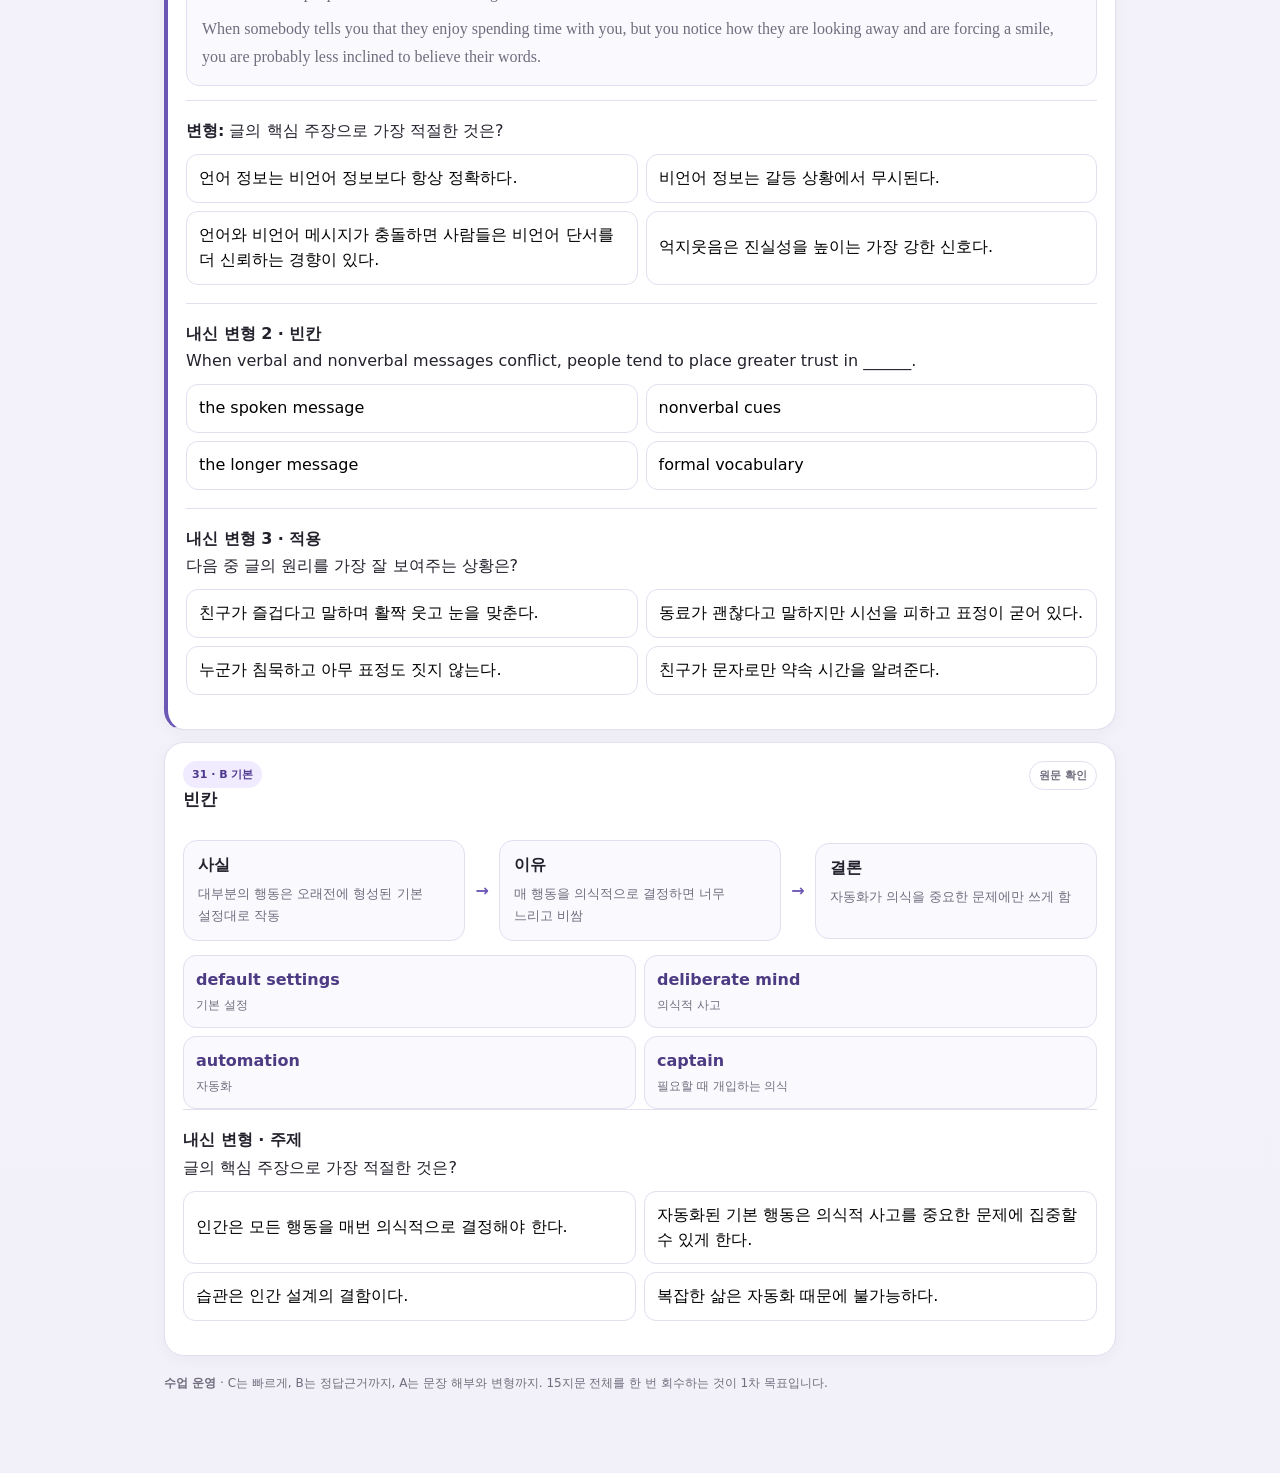
<file: mock.html>
<!doctype html>
<html lang="ko">
<head>
<meta charset="utf-8">
<meta name="viewport" content="width=device-width,initial-scale=1,viewport-fit=cover">
<title>2026 10월 모의고사 기말대비 웹워크북</title>
<link rel="stylesheet" href="styles.css?v=15">
</head>
<body data-chapter="Mock" data-storage-key="mock-oct-v5" data-reset-label="10월 모의고사">
<div class="shell">
<header class="hero">
  <div class="eyebrow">FINAL EXAM · OCTOBER MOCK</div>
  <h1>10월 모의고사 기말대비 웹워크북</h1>
  <p>15지문을 모두 같은 깊이로 보지 않고 <b>A 집중 · B 기본 · C 빠르게</b>로 나눠 효율적으로 회수합니다.</p>
  <div class="progress-wrap"><div class="progress-label"><span>범위 진행률</span><b id="progressText">0%</b></div><div class="progress"><div id="progressBar"></div></div></div>
</header>

<div class="chapter-switch">
  <a class="chapter-link" href="./">28강</a>
  <a class="chapter-link" href="29.html">29강</a>
  <a class="chapter-link" href="30.html">30강</a>
  <a class="chapter-link" href="lottery.html">The Lottery</a>
  <a class="chapter-link active" href="mock.html">10월 모의고사</a>
      <a class="chapter-link" href="unit2.html">교과서 Unit 2</a>
      <a class="chapter-link" href="unit3.html">교과서 Unit 3</a>
</div>

<nav class="topnav">
  <button data-target="day1" class="nav-btn active">11/30 · 21~31</button>
  <button data-target="day2" class="nav-btn">12/2 · 32~40</button>
  <button data-target="parts" class="nav-btn">문장 해부</button>
  <button data-target="final" class="nav-btn">종합 체크</button>
</nav>

<main>
<section id="day1" class="lesson-section">
  <div class="section-head"><div><span class="tag">11/30</span><h2>21·22·23·24·29·30·31</h2></div><span class="type-pill">7문항 압축 수업</span></div>

  <article class="card">
    <div class="section-head"><div><span class="tag">21 · B 기본</span><h3>속담 의미 추론</h3></div><span class="type-pill">원문 확인</span></div>
    <div class="flow"><div><b>현재의 돈</b><span>바로 사용할 수 있음</span></div><i>→</i><div><b>미래의 돈</b><span>회수 위험·기회비용·기다림 존재</span></div><i>→</i><div><b>결론</b><span>현재 가진 돈의 가치가 더 큼</span></div></div>
    <div class="teacher-note"><b>정답 근거:</b> <span>돈을 빌려주는 가격인 이자가 시간의 가치를 반영한다.</span></div>
    
    <div class="grammar-grid"><div class="grammar"><b>interest rate</b><span>이자율</span></div><div class="grammar"><b>risk</b><span>상환 불확실성</span></div><div class="grammar"><b>opportunity cost</b><span>기회비용</span></div><div class="grammar"><b>value of time</b><span>시간의 가치</span></div></div><div class="q" data-type="choice" data-answer="B"><p><b>변형:</b> 글의 핵심 논리를 가장 잘 요약한 것은?</p><div class="choices"><button data-value="A">이자는 대출기관의 행정비용만 반영한다.</button><button data-value="B">미래의 불확실성과 기다림 때문에 현재의 돈이 더 높은 가치를 갖는다.</button><button data-value="C">장기대출일수록 차입자에게 항상 유리하다.</button><button data-value="D">현재 소비보다 미래 소비가 언제나 합리적이다.</button></div><div class="feedback" data-explain="위험·기회비용·시간이 모두 현재 돈의 높은 가치를 설명합니다."></div></div>
  </article>

  <article class="card">
    <div class="section-head"><div><span class="tag">22 · C 빠르게</span><h3>요지</h3></div><span class="type-pill">원문 확인</span></div>
    <div class="flow"><div><b>변화</b><span>사회·환경·지속가능성 인식 증가</span></div><i>→</i><div><b>책임</b><span>콘텐츠 제작자는 영향력을 사회적 변화에 사용</span></div><i>→</i><div><b>실천</b><span>가치에 맞는 주제·제품·대의 선택</span></div></div>
    
  
    <div class="q" data-id="mock22-v1" data-type="choice" data-answer="B">
      <p><b>내신 변형 · 빈칸</b><br>Content creators are expected not only to promote products or services but also to consider the social and environmental ______ of what they support.</p>
      <div class="choices"><button data-value="A">profits</button><button data-value="B">values</button><button data-value="C">rumors</button><button data-value="D">limits</button></div>
      <div class="feedback" data-explain="글은 콘텐츠 제작자가 자신이 지지하는 가치와 대의를 고려해야 한다고 설명합니다."></div>
    </div></article>

  <article class="card">
    <div class="section-head"><div><span class="tag">23 · B 기본</span><h3>주제</h3></div><span class="type-pill">원문 확인</span></div>
    <div class="flow"><div><b>특징</b><span>문어 뉴런의 절반 이상이 팔에 분포</span></div><i>→</i><div><b>기능</b><span>팔이 움직임·감각처리를 국소적으로 수행</span></div><i>→</i><div><b>결과</b><span>주변 환경과 직접 상호작용</span></div></div>
    <div class="teacher-note"><b>정답 근거:</b> <span>팔의 신경망과 suckers가 중앙 뇌의 세부 지시 없이 직접 감각·반응을 처리한다.</span></div>
    
  
    <div class="grammar-grid"><div class="grammar"><b>neurons</b><span>뉴런</span></div><div class="grammar"><b>arms</b><span>분산된 신경계</span></div><div class="grammar"><b>sensory input</b><span>감각 입력</span></div><div class="grammar"><b>suckers</b><span>촉각·화학신호 감지</span></div></div><div class="q" data-id="mock23-v1" data-type="choice" data-answer="C">
      <p><b>내신 변형 · 내용 추론</b><br>문어의 팔이 중앙 뇌의 세부 지시 없이도 환경에 즉각 반응할 수 있는 가장 직접적인 이유는?</p>
      <div class="choices"><button data-value="A">팔에 근육이 거의 없어서</button><button data-value="B">시각정보만 사용해서</button><button data-value="C">팔 자체에 움직임과 감각을 처리하는 신경망이 있기 때문에</button><button data-value="D">중앙 뇌가 모든 자극을 미리 예측해서</button></div>
      <div class="feedback" data-explain="각 팔의 nerve-cell networks가 복잡한 움직임과 sensory input에 국소적으로 반응합니다."></div>
    </div></article>

  <article class="card">
    <div class="section-head"><div><span class="tag">24 · B 기본</span><h3>제목</h3></div><span class="type-pill">원문 확인</span></div>
    <div class="flow"><div><b>평가</b><span>Aristotle은 일관적이지만 오늘날 낯선 주장도 함</span></div><i>→</i><div><b>원인</b><span>자기 시대·계급적 관점의 한계</span></div><i>→</i><div><b>결론</b><span>위대한 사상가도 시대적 맥락에서 벗어나지 못함</span></div></div>
    
  
    <div class="grammar-grid"><div class="grammar"><b>Aristotle</b><span>시대적 한계</span></div><div class="grammar"><b>privileged elite</b><span>특권 엘리트</span></div><div class="grammar"><b>time and audience</b><span>시대·청중</span></div><div class="grammar"><b>inclusive</b><span>포괄적</span></div></div><div class="q" data-id="mock24-v1" data-type="choice" data-answer="A">
      <p><b>내신 변형 · 요약</b><br>Aristotle의 사상을 평가할 때 글쓴이가 강조하는 관점은?</p>
      <div class="choices"><button data-value="A">위대한 사상도 그 사상가가 속한 시대와 사회적 위치의 한계를 반영할 수 있다.</button><button data-value="B">고대 철학은 현대에도 수정 없이 그대로 적용된다.</button><button data-value="C">철학자는 언제나 자기 시대를 초월한다.</button><button data-value="D">Aristotle의 윤리는 오늘날 더 포괄적이다.</button></div>
      <div class="feedback" data-explain="글은 slavery 정당화와 privileged elite의 관점을 들어 Aristotle 역시 자기 시대와 계급의 한계에서 자유롭지 않았다고 봅니다."></div>
    </div></article>

  <article class="card exam-card">
    <div class="exam-label">A · 집중</div>
    <div class="section-head"><div><span class="tag">29</span><h3>어법</h3></div><span class="type-pill">원문 확인</span></div>
    <div class="flow"><div><b>과거</b><span>초기 생존 장벽 매우 높음</span></div><i>→</i><div><b>근거</b><span>영아·유아 사망률 높음</span></div><i>→</i><div><b>결론</b><span>최근 인구증가는 생존환경 개선과 연결</span></div></div>
    <div class="teacher-note"><b>어법 포인트:</b> <span>앞 문장의 hunter-gatherer ancestors를 이어 설명하는 비제한적 관계절이므로 a quarter of them이 아니라 a quarter of whom이 되어야 합니다.</span></div>
    
  
    <div class="grammar-grid"><div class="grammar"><b>survival hurdles</b><span>초기 생존 장벽</span></div><div class="grammar"><b>infant mortality</b><span>영아 사망률</span></div><div class="grammar"><b>hunter-gatherer ancestors</b><span>수렵채집 조상</span></div><div class="grammar"><b>population growth</b><span>인구 증가</span></div></div><div class="exam-note"><b>핵심 문장</b><p class="excerpt">Infant mortality rates for humans in pre-modern agricultural societies were similar to, and sometimes higher, than those of apes.</p><p class="excerpt">Had it been otherwise, the huge recent growth in human population would have occurred much earlier.</p></div><div class="q" data-id="mock29-v1" data-type="choice" data-answer="D">
      <p><b>내신 변형 · 내용 추론</b><br>글의 마지막 문장에 따르면, 과거 인간의 높은 사망률이 훨씬 일찍 개선되었다면 어떤 결과가 가장 자연스러운가?</p>
      <div class="choices"><button data-value="A">현대의 인구는 더 적었을 것이다.</button><button data-value="B">영아 사망률은 더 높아졌을 것이다.</button><button data-value="C">수렵채집 사회가 더 오래 지속되었을 것이다.</button><button data-value="D">대규모 인구 증가가 더 일찍 나타났을 것이다.</button></div>
      <div class="feedback" data-explain="Had it been otherwise, the huge recent growth in human population would have occurred much earlier라는 결론을 바꿔 묻는 문제입니다."></div>
    </div><div class="q" data-id="mock29-v2" data-type="choice" data-answer="B">
<p><b>내신 변형 2 · 어법</b><br>다음 중 문법적으로 가장 적절한 문장은?</p>
<div class="choices"><button data-value="A">Our hunter-gatherer ancestors, a quarter of them failed to reach their first birthday.</button><button data-value="B">Our hunter-gatherer ancestors, a quarter of whom failed to reach their first birthday, faced severe survival risks.</button><button data-value="C">Our hunter-gatherer ancestors, a quarter of which failed to reach their first birthday, faced severe survival risks.</button><button data-value="D">Our hunter-gatherer ancestors, whom a quarter failed to reach their first birthday, faced severe survival risks.</button></div>
<div class="feedback" data-explain="쉼표 뒤에서 ancestors를 받는 비제한적 관계절이므로 a quarter of whom이 적절합니다."></div></div><div class="q" data-id="mock29-v3" data-type="choice" data-answer="A">
<p><b>내신 변형 3 · 제목</b><br>글의 제목으로 가장 적절한 것은?</p>
<div class="choices"><button data-value="A">Why Human Population Grew So Slowly for Most of History</button><button data-value="B">How Primates Became More Vulnerable Than Humans</button><button data-value="C">The End of Infant Mortality in Ancient Times</button><button data-value="D">Why Early Humans Reproduced Too Quickly</button></div>
<div class="feedback" data-explain="높은 초기 사망률이 오랫동안 인간 인구 증가를 제한했다는 흐름을 가장 잘 담습니다."></div></div></article>

  <article class="card exam-card">
    <div class="exam-label">A · 집중</div>
    <div class="section-head"><div><span class="tag">30</span><h3>문맥상 낱말</h3></div><span class="type-pill">원문 확인</span></div>
    <div class="flow"><div><b>원리</b><span>언어와 비언어 신호가 충돌하면 비언어 신호를 더 신뢰</span></div><i>→</i><div><b>예시1</b><span>좋아한다고 말하지만 시선회피·억지웃음</span></div><i>→</i><div><b>예시2</b><span>동료의 말과 표정이 충돌해야 같은 원리 성립</span></div></div>
    <div class="teacher-note"><b>정답 근거:</b> <span>두 번째 예시도 ‘말은 긍정적이지만 표정은 부정적’이어야 한다.</span></div>
    
    <div class="grammar-grid"><div class="grammar"><b>nonverbal signals</b><span>비언어 신호</span></div><div class="grammar"><b>conflicting messages</b><span>상충하는 메시지</span></div><div class="grammar"><b>forced smile</b><span>억지웃음</span></div><div class="grammar"><b>trust</b><span>신뢰 판단</span></div></div><div class="exam-note"><b>핵심 문장</b><p class="excerpt">This is because people trust nonverbal messages more than verbal ones.</p><p class="excerpt">When somebody tells you that they enjoy spending time with you, but you notice how they are looking away and are forcing a smile, you are probably less inclined to believe their words.</p></div><div class="q" data-type="choice" data-answer="C"><p><b>변형:</b> 글의 핵심 주장으로 가장 적절한 것은?</p><div class="choices"><button data-value="A">언어 정보는 비언어 정보보다 항상 정확하다.</button><button data-value="B">비언어 정보는 갈등 상황에서 무시된다.</button><button data-value="C">언어와 비언어 메시지가 충돌하면 사람들은 비언어 단서를 더 신뢰하는 경향이 있다.</button><button data-value="D">억지웃음은 진실성을 높이는 가장 강한 신호다.</button></div><div class="feedback" data-explain="두 예시 모두 verbal/nonverbal conflict에서 비언어 신호가 판단을 좌우합니다."></div></div>
  <div class="q" data-id="mock30-v2" data-type="choice" data-answer="B">
<p><b>내신 변형 2 · 빈칸</b><br>When verbal and nonverbal messages conflict, people tend to place greater trust in ______.</p>
<div class="choices"><button data-value="A">the spoken message</button><button data-value="B">nonverbal cues</button><button data-value="C">the longer message</button><button data-value="D">formal vocabulary</button></div>
<div class="feedback" data-explain="글은 people trust nonverbal messages more than verbal ones라고 설명합니다."></div></div><div class="q" data-id="mock30-v3" data-type="choice" data-answer="B">
<p><b>내신 변형 3 · 적용</b><br>다음 중 글의 원리를 가장 잘 보여주는 상황은?</p>
<div class="choices"><button data-value="A">친구가 즐겁다고 말하며 활짝 웃고 눈을 맞춘다.</button><button data-value="B">동료가 괜찮다고 말하지만 시선을 피하고 표정이 굳어 있다.</button><button data-value="C">누군가 침묵하고 아무 표정도 짓지 않는다.</button><button data-value="D">친구가 문자로만 약속 시간을 알려준다.</button></div>
<div class="feedback" data-explain="말과 비언어 신호가 충돌할 때 비언어 신호를 더 신뢰하는 원리를 적용한 사례입니다."></div></div></article>

  <article class="card">
    <div class="section-head"><div><span class="tag">31 · B 기본</span><h3>빈칸</h3></div><span class="type-pill">원문 확인</span></div>
    <div class="flow"><div><b>사실</b><span>대부분의 행동은 오래전에 형성된 기본 설정대로 작동</span></div><i>→</i><div><b>이유</b><span>매 행동을 의식적으로 결정하면 너무 느리고 비쌈</span></div><i>→</i><div><b>결론</b><span>자동화가 의식을 중요한 문제에만 쓰게 함</span></div></div>
    
  
    <div class="grammar-grid"><div class="grammar"><b>default settings</b><span>기본 설정</span></div><div class="grammar"><b>deliberate mind</b><span>의식적 사고</span></div><div class="grammar"><b>automation</b><span>자동화</span></div><div class="grammar"><b>captain</b><span>필요할 때 개입하는 의식</span></div></div><div class="q" data-id="mock31-v1" data-type="choice" data-answer="B">
      <p><b>내신 변형 · 주제</b><br>글의 핵심 주장으로 가장 적절한 것은?</p>
      <div class="choices"><button data-value="A">인간은 모든 행동을 매번 의식적으로 결정해야 한다.</button><button data-value="B">자동화된 기본 행동은 의식적 사고를 중요한 문제에 집중할 수 있게 한다.</button><button data-value="C">습관은 인간 설계의 결함이다.</button><button data-value="D">복잡한 삶은 자동화 때문에 불가능하다.</button></div>
      <div class="feedback" data-explain="default/automation이 반복 행동을 처리해 ‘captain’인 의식이 필요한 문제에만 등장하게 한다는 비유가 핵심입니다."></div>
    </div></article>
</section>

<section id="day2" class="lesson-section hidden">
  <div class="section-head"><div><span class="tag">12/2</span><h2>32·33·34·36·37·38·39·40</h2></div><span class="type-pill">8문항 압축 수업</span></div>

  <article class="card exam-card">
    <div class="exam-label">A · 집중</div>
    <div class="section-head"><div><span class="tag">32</span><h3>빈칸</h3></div><span class="type-pill">원문 확인</span></div>
    <div class="flow"><div><b>문제</b><span>mass culture가 중간 사회기관을 약화</span></div><i>→</i><div><b>사례</b><span>소셜미디어가 사법판단에 압력</span></div><i>→</i><div><b>원칙</b><span>정의는 공론장이 아니라 법원에서 판단</span></div></div>
    <div class="teacher-note"><b>정답 근거:</b> <span>법원은 대중 압력으로부터 독립돼야 한다.</span></div>
    
  
    <div class="grammar-grid"><div class="grammar"><b>mass culture</b><span>대중문화</span></div><div class="grammar"><b>intermediary institutions</b><span>중간 사회기관</span></div><div class="grammar"><b>judicial decisions</b><span>사법 판단</span></div><div class="grammar"><b>popular pressure</b><span>대중 압력</span></div></div><div class="exam-note"><b>핵심 문장</b><p class="excerpt">Justice must not be done in the public square, which today is converted into a virtual dimension, the social networks.</p><p class="excerpt">In a democratic state of law, the appropriate place to judge and make justice is the court.</p></div><div class="q" data-id="mock32-v1" data-type="choice" data-answer="C">
      <p><b>내신 변형 · 내용 일치</b><br>글의 관점과 가장 일치하는 것은?</p>
      <div class="choices"><button data-value="A">사법 판단은 온라인 여론에 즉시 반응해야 한다.</button><button data-value="B">법원은 공론장의 역할을 소셜미디어에 넘겨야 한다.</button><button data-value="C">사법부는 대중적 압력과 분리된 제도적 공간에서 판단해야 한다.</button><button data-value="D">대중문화는 가족과 학교 같은 중간기관을 강화한다.</button></div>
      <div class="feedback" data-explain="글은 social networks의 압력이 judicial decisions에 영향을 주는 것을 해로운 현상으로 보고 법원의 독립성을 강조합니다."></div>
    </div><div class="q" data-id="mock32-v2" data-type="choice" data-answer="B">
<p><b>내신 변형 2 · 빈칸</b><br>In a democratic state of law, courts should remain ______ public pressure when making judicial decisions.</p>
<div class="choices"><button data-value="A">dependent on</button><button data-value="B">immune to</button><button data-value="C">aligned with</button><button data-value="D">driven by</button></div>
<div class="feedback" data-explain="원문의 결론인 immune to popular pressure를 문맥 속에서 다시 묻는 문제입니다."></div></div><div class="q" data-id="mock32-v3" data-type="choice" data-answer="B">
<p><b>내신 변형 3 · 제목</b><br>글의 제목으로 가장 적절한 것은?</p>
<div class="choices"><button data-value="A">Social Media as the New Courtroom</button><button data-value="B">Why Justice Needs Distance from Popular Pressure</button><button data-value="C">The Decline of All Social Institutions</button><button data-value="D">How Mass Culture Strengthens the Family</button></div>
<div class="feedback" data-explain="소셜미디어 압력으로부터 사법판단이 독립돼야 한다는 주장에 초점을 둡니다."></div></div></article>

  <article class="card">
    <div class="section-head"><div><span class="tag">33 · B 기본</span><h3>빈칸</h3></div><span class="type-pill">원문 확인</span></div>
    <div class="flow"><div><b>과거 관점</b><span>발달=고정된 단계, 성인기 안정·노년기 쇠퇴</span></div><i>→</i><div><b>plasticity</b><span>경험에 따라 변화·적응·재조직 가능</span></div><i>→</i><div><b>결론</b><span>모든 생애 단계에 변화 가능성이 존재</span></div></div>
    
  
    <div class="grammar-grid"><div class="grammar"><b>plasticity</b><span>가소성</span></div><div class="grammar"><b>adapt</b><span>적응하다</span></div><div class="grammar"><b>reorganize</b><span>재조직하다</span></div><div class="grammar"><b>lifespan</b><span>전 생애</span></div></div><div class="q" data-id="mock33-v1" data-type="choice" data-answer="A">
      <p><b>내신 변형 · 제목</b><br>다음 제목으로 가장 적절한 것은?</p>
      <div class="choices"><button data-value="A">Human Development as Lifelong Plasticity</button><button data-value="B">Why Adulthood Ends Human Change</button><button data-value="C">The Fixed Stages of Human Growth</button><button data-value="D">Biology as the Only Cause of Development</button></div>
      <div class="feedback" data-explain="plasticity와 lifespan 전체에 걸친 변화 가능성이 글의 중심입니다."></div>
    </div></article>

  <article class="card exam-card">
    <div class="exam-label">A · 집중</div>
    <div class="section-head"><div><span class="tag">34</span><h3>빈칸</h3></div><span class="type-pill">원문 확인</span></div>
    <div class="flow"><div><b>과거</b><span>기관들이 분리되어 외부 오류를 완충</span></div><i>→</i><div><b>현재</b><span>디지털·스마트 시스템으로 강하게 연결</span></div><i>→</i><div><b>위험</b><span>작은 오류의 영향이 연결망을 통해 즉시 확산</span></div></div>
    
  
    <div class="grammar-grid"><div class="grammar"><b>interdependence</b><span>상호의존성</span></div><div class="grammar"><b>buffered</b><span>완충된</span></div><div class="grammar"><b>smart systems</b><span>스마트 시스템</span></div><div class="grammar"><b>complex failure</b><span>복합적 실패</span></div></div><div class="exam-note"><b>핵심 문장</b><p class="excerpt">This interdependence is a breeding ground for complex failure.</p><p class="excerpt">When things that used to be kept separate bump up against each other, it becomes far more difficult to predict what's going to happen next.</p></div><div class="q" data-id="mock34-v1" data-type="choice" data-answer="D">
      <p><b>내신 변형 · 원인-결과</b><br>정보기술 시대에 작은 오류가 더 큰 위험으로 번질 수 있는 이유는?</p>
      <div class="choices"><button data-value="A">컴퓨팅 비용이 계속 증가해서</button><button data-value="B">기관들이 서로 더 독립적으로 분리되어서</button><button data-value="C">온라인 정보의 양이 감소해서</button><button data-value="D">서로 연결된 시스템에서 한 지점의 실패가 다른 곳으로 빠르게 확산될 수 있어서</button></div>
      <div class="feedback" data-explain="글은 과거의 separated/buffered 구조와 현재의 interdependence를 대비합니다."></div>
    </div><div class="q" data-id="mock34-v2" data-type="choice" data-answer="A">
<p><b>내신 변형 2 · 어휘</b><br>문맥상 buffered from과 가장 가까운 의미는?</p>
<div class="choices"><button data-value="A">protected from</button><button data-value="B">connected to</button><button data-value="C">exposed to</button><button data-value="D">replaced by</button></div>
<div class="feedback" data-explain="과거 기관들이 서로 분리되어 외부 오류의 영향을 ‘완충/차단’했다는 의미입니다."></div></div><div class="q" data-id="mock34-v3" data-type="choice" data-answer="B">
<p><b>내신 변형 3 · 제목</b><br>글의 제목으로 가장 적절한 것은?</p>
<div class="choices"><button data-value="A">Connectivity: Efficiency Without Risk</button><button data-value="B">When Interconnection Turns Small Errors into Systemic Risks</button><button data-value="C">Why Computing Costs Keep Rising</button><button data-value="D">The Return of Separate Institutions</button></div>
<div class="feedback" data-explain="상호연결성이 작은 실패의 영향을 넓히고 복합적 실패를 만든다는 핵심을 담습니다."></div></div></article>

  <article class="card exam-card">
    <div class="exam-label">A · 집중</div>
    <div class="section-head"><div><span class="tag">36</span><h3>글의 순서</h3></div><span class="type-pill">원문 확인</span></div>
    <div class="flow"><div><b>주어진 문장</b><span>디자이너는 사용자가 아니다</span></div><i>→</i><div><b>C</b><span>스스로 만든 것에 너무 가까워 객관적 판단 어려움 → 해결책 질문</span></div><i>→</i><div><b>B → A</b><span>usability testing 제시 → this technique의 효과 설명</span></div></div>
    <div class="teacher-note"><b>연결고리:</b> <span>C의 질문 → B의 “An incredibly effective way” → A의 “This technique”.</span></div>
    
  
    <div class="grammar-grid"><div class="grammar"><b>not the user</b><span>디자이너 ≠ 사용자</span></div><div class="grammar"><b>objectively</b><span>객관적으로</span></div><div class="grammar"><b>usability testing</b><span>사용성 테스트</span></div><div class="grammar"><b>representative users</b><span>대표 사용자</span></div></div><div class="exam-note"><b>핵심 문장</b><p class="excerpt">A simple truth that designers must embrace in order to create more effective products and experiences is the fact that we are not the user.</p><p class="excerpt">The best user interfaces are those that have been shaped by observations of real users and their interactions with them.</p></div><div class="q" data-id="mock36-v1" data-type="choice" data-answer="B">
      <p><b>내신 변형 · 빈칸</b><br>Designers can improve a product by observing representative users because designers themselves are often too ______ to what they have created to evaluate it objectively.</p>
      <div class="choices"><button data-value="A">indifferent</button><button data-value="B">close</button><button data-value="C">hostile</button><button data-value="D">unfamiliar</button></div>
      <div class="feedback" data-explain="C 문단의 We’re much too close to what we build to objectively see it를 변형한 문제입니다."></div>
    </div><div class="q" data-id="mock36-v2" data-type="choice" data-answer="B">
<p><b>내신 변형 2 · 지칭</b><br>문단 (A)의 This technique이 가리키는 것은?</p>
<div class="choices"><button data-value="A">designers' intuition</button><button data-value="B">usability testing</button><button data-value="C">subsequent revisions</button><button data-value="D">representative users</button></div>
<div class="feedback" data-explain="바로 앞 문단 (B)에서 제시된 usability testing을 가리킵니다."></div></div><div class="q" data-id="mock36-v3" data-type="choice" data-answer="B">
<p><b>내신 변형 3 · 요약</b><br>글의 핵심을 가장 잘 요약한 것은?</p>
<div class="choices"><button data-value="A">좋은 디자인은 디자이너 개인의 취향을 최대한 반영해야 한다.</button><button data-value="B">디자이너는 실제 사용자의 행동을 관찰하고 테스트 결과를 바탕으로 제품을 개선해야 한다.</button><button data-value="C">사용자는 디자인 과정에서 배제되어야 한다.</button><button data-value="D">사용성 테스트는 제품 완성 후에는 의미가 없다.</button></div>
<div class="feedback" data-explain="we are not the user → usability testing → revisions라는 전체 흐름을 압축한 선택지입니다."></div></div></article>

  <article class="card exam-card">
    <div class="exam-label">A · 집중</div>
    <div class="section-head"><div><span class="tag">37</span><h3>글의 순서</h3></div><span class="type-pill">원문 확인</span></div>
    <div class="flow"><div><b>주어진 문장</b><span>reappraisal은 감정의 뿌리를 바꿔 조절</span></div><i>→</i><div><b>B</b><span>이혼 사례에서 두 가지 해석 제시</span></div><i>→</i><div><b>C → A</b><span>해석별 감정 차이 → 이 예시의 장기효과 일반화</span></div></div>
    
  
    <div class="grammar-grid"><div class="grammar"><b>reappraisal</b><span>재평가</span></div><div class="grammar"><b>construal</b><span>해석 방식</span></div><div class="grammar"><b>emotional response</b><span>감정 반응</span></div><div class="grammar"><b>resilience</b><span>회복탄력성</span></div></div><div class="exam-note"><b>핵심 문장</b><p class="excerpt">Reappraisal—changing the way one thinks about emotional situations—might present a particularly effective avenue to regulating emotions because it transforms emotions at their root.</p><p class="excerpt">This example illustrates how reappraisal might powerfully transform short-term emotional responses.</p></div><div class="q" data-id="mock37-v1" data-type="choice" data-answer="C">
      <p><b>내신 변형 · 내용 추론</b><br>같은 이혼 상황을 ‘평생의 압도적 상실’이 아니라 ‘고통스럽지만 장기적으로 긍정적 결과를 낳을 수 있는 사건’으로 해석할 때 예상되는 변화는?</p>
      <div class="choices"><button data-value="A">부정적 감정이 반드시 더 강해진다.</button><button data-value="B">모든 감정이 사라진다.</button><button data-value="C">슬픔·분노의 강도가 낮아지고 희망·감사 같은 긍정적 감정이 생길 수 있다.</button><button data-value="D">단기 감정에는 변화가 없지만 기억만 사라진다.</button></div>
      <div class="feedback" data-explain="C 문단의 different construals → different emotions를 그대로 활용한 변형입니다."></div>
    </div><div class="q" data-id="mock37-v2" data-type="choice" data-answer="A">
<p><b>내신 변형 2 · 어휘</b><br>문맥상 construals와 가장 가까운 의미는?</p>
<div class="choices"><button data-value="A">interpretations</button><button data-value="B">memories</button><button data-value="C">symptoms</button><button data-value="D">predictions</button></div>
<div class="feedback" data-explain="같은 이혼 사건을 서로 다르게 ‘해석하는 방식’을 뜻합니다."></div></div><div class="q" data-id="mock37-v3" data-type="choice" data-answer="B">
<p><b>내신 변형 3 · 요약</b><br>글의 핵심으로 가장 적절한 것은?</p>
<div class="choices"><button data-value="A">감정은 사건 자체에 의해서만 결정되며 해석은 중요하지 않다.</button><button data-value="B">사건을 재평가하는 방식은 단기 감정뿐 아니라 반복될 경우 장기적 심리 건강에도 영향을 줄 수 있다.</button><button data-value="C">이혼과 같은 부정적 사건에서는 긍정적 감정이 생길 수 없다.</button><button data-value="D">회복탄력성은 감정 억제와 동일하다.</button></div>
<div class="feedback" data-explain="reappraisal이 감정의 뿌리와 장기적 resilience에 영향을 줄 수 있다는 결론을 반영합니다."></div></div></article>

  <article class="card">
    <div class="section-head"><div><span class="tag">38 · B 기본</span><h3>문장 삽입</h3></div><span class="type-pill">원문 확인</span></div>
    <div class="flow"><div><b>기준</b><span>물의 clean은 특정 기준 충족을 뜻함</span></div><i>→</i><div><b>전환</b><span>용도가 다양하므로 one size fits all 불가</span></div><i>→</i><div><b>예시</b><span>발전소 냉각수와 식수의 기준은 다름</span></div></div>
    
  
    <div class="grammar-grid"><div class="grammar"><b>criteria / benchmarks</b><span>수질 기준</span></div><div class="grammar"><b>one size fits all</b><span>획일적 기준</span></div><div class="grammar"><b>utilized</b><span>사용되다</span></div><div class="grammar"><b>safety limits</b><span>용도별 안전 한계</span></div></div><div class="q" data-id="mock38-v1" data-type="choice" data-answer="A">
      <p><b>내신 변형 · 핵심 주장</b><br>물의 ‘clean’ 기준에 대한 글의 핵심은?</p>
      <div class="choices"><button data-value="A">물의 안전 기준은 사용 목적에 따라 달라져야 한다.</button><button data-value="B">모든 용도에 같은 수질 기준을 적용해야 한다.</button><button data-value="C">발전소 냉각수는 식수보다 더 깨끗해야 한다.</button><button data-value="D">물의 외관만으로 수질을 판단할 수 있다.</button></div>
      <div class="feedback" data-explain="one size fits all이 불가능하다는 주어진 문장의 핵심을 주제형으로 바꾼 문제입니다."></div>
    </div></article>

  <article class="card exam-card">
    <div class="exam-label">A · 집중</div>
    <div class="section-head"><div><span class="tag">39</span><h3>문장 삽입</h3></div><span class="type-pill">원문 확인</span></div>
    <div class="flow"><div><b>문제</b><span>비엘리트 기록은 적고 보존도 잘 안 됨</span></div><i>→</i><div><b>대안 자료</b><span>엘리트가 만든 문서 활용</span></div><i>→</i><div><b>방법</b><span>그 자료를 face value가 아니라 against the grain으로 읽음</span></div></div>
    <div class="teacher-note"><b>연결고리:</b> <span>such sources는 바로 앞의 textual sources를 가리키고, 뒤의 So, for example이 방법의 예시를 든다.</span></div>
    
  
    <div class="grammar-grid"><div class="grammar"><b>non-elites</b><span>비엘리트</span></div><div class="grammar"><b>textual sources</b><span>문헌 자료</span></div><div class="grammar"><b>against the grain</b><span>일반적 방식과 다르게 읽기</span></div><div class="grammar"><b>silences / interruptions / rumors</b><span>기록의 틈</span></div></div><div class="exam-note"><b>핵심 문장</b><p class="excerpt">Yet rather than simply take such sources at face value, they read them “against the grain.”</p><p class="excerpt">She will also examine the silences, interruptions, rumors, and other details that offer hints about the enslaved peoples' attitudes and actions.</p></div><div class="q" data-id="mock39-v1" data-type="choice" data-answer="D">
      <p><b>내신 변형 · 표현 의미</b><br>사회사가가 자료를 “against the grain”으로 읽는다는 것은?</p>
      <div class="choices"><button data-value="A">문서의 표면적 진술만 정확히 받아들이는 것</button><button data-value="B">엘리트가 만든 자료는 전부 폐기하는 것</button><button data-value="C">사료를 시간순으로만 배열하는 것</button><button data-value="D">공식 기록의 침묵·중단·소문 등에서 기록되지 않은 사람들의 흔적을 추론하는 것</button></div>
      <div class="feedback" data-explain="legal documents의 facts뿐 아니라 silences, interruptions, rumors를 살핀다는 뒤의 예시가 의미를 보여줍니다."></div>
    </div><div class="q" data-id="mock39-v2" data-type="choice" data-answer="B">
<p><b>내신 변형 2 · 지칭</b><br>주어진 문장의 such sources가 가리키는 것은?</p>
<div class="choices"><button data-value="A">비엘리트가 직접 남긴 풍부한 개인 기록</button><button data-value="B">정부 관리·고용주 등 엘리트가 만든 문헌 자료</button><button data-value="C">현대의 소셜미디어 기록</button><button data-value="D">고고학 유물만을 뜻함</button></div>
<div class="feedback" data-explain="바로 앞 문장의 textual sources produced by government officials, employers, and other elites를 받습니다."></div></div><div class="q" data-id="mock39-v3" data-type="choice" data-answer="B">
<p><b>내신 변형 3 · 제목</b><br>글의 제목으로 가장 적절한 것은?</p>
<div class="choices"><button data-value="A">Why Social Historians Ignore Written Records</button><button data-value="B">Reading Elite Records for the Hidden Voices of Non-Elites</button><button data-value="C">The Superiority of Official Documents</button><button data-value="D">How Archives Preserve Every Historical Voice</button></div>
<div class="feedback" data-explain="엘리트가 만든 자료를 against the grain으로 읽어 비엘리트의 흔적을 찾는 방법이 핵심입니다."></div></div></article>

  <article class="card">
    <div class="section-head"><div><span class="tag">40 · B 기본</span><h3>요약문 완성</h3></div><span class="type-pill">원문 확인</span></div>
    <div class="flow"><div><b>구조</b><span>돌고래 청각피질이 반향정위 신호의 여러 측면을 전문영역별 처리</span></div><i>→</i><div><b>방식</b><span>순차가 아니라 병렬 처리</span></div><i>→</i><div><b>효과</b><span>인지부하 감소 + 환경변화에 빠른 반응</span></div></div>
    
  
    <div class="grammar-grid"><div class="grammar"><b>auditory cortex</b><span>청각피질</span></div><div class="grammar"><b>echolocation</b><span>반향정위</span></div><div class="grammar"><b>specialized areas</b><span>전문화된 영역</span></div><div class="grammar"><b>in parallel</b><span>병렬로</span></div><div class="grammar"><b>cognitive load</b><span>인지부하</span></div></div><div class="q" data-id="mock40-v1" data-type="choice" data-answer="B">
      <p><b>내신 변형 · 내용 추론</b><br>돌고래의 반향정위 정보처리가 효율적인 이유로 가장 적절한 것은?</p>
      <div class="choices"><button data-value="A">모든 청각정보를 하나의 영역이 순차적으로 처리해서</button><button data-value="B">전문화된 여러 영역이 서로 다른 신호 특성을 병렬로 처리해서</button><button data-value="C">귀에서 뇌로 신호를 보내지 않아서</button><button data-value="D">반향정위가 인지부하를 증가시켜서</button></div>
      <div class="feedback" data-explain="different aspects를 specialized areas가 in parallel 처리해 cognitive load를 줄이는 구조가 핵심입니다."></div>
    </div></article>
</section>

<section id="parts" class="lesson-section hidden">
  <div class="section-head"><div><span class="tag">STRUCTURE</span><h2>집중 문장 해부</h2></div><span class="type-pill">A급 중심</span></div>

  <article class="card">
    <h3>29 · 비교 구조</h3>
    <div class="q" data-type="parts">
      <p class="parts-sentence">Infant mortality rates for humans ... were similar to, and sometimes higher, than those of apes.</p>
      <div class="parts-grid">
        <div class="part-field"><label>주어</label><input class="part-input" data-label="주어" data-answer="Infant mortality rates"></div>
        <div class="part-field"><label>본동사</label><input class="part-input" data-label="본동사" data-answer="were"></div>
        <div class="part-field"><label>첫 비교 표현</label><input class="part-input" data-label="비교 표현" data-answer="similar to"></div>
        <div class="part-field"><label>두 번째 비교 표현</label><input class="part-input" data-label="비교 표현" data-answer="higher than"></div>
      </div><button class="check-btn">구조 확인</button><div class="feedback" data-explain="두 비교구조가 병렬로 연결됩니다. 원문 어법 문제에서는 비교대명사 those가 핵심 오류입니다."></div>
    </div>
  </article>

  <article class="card">
    <h3>32 · 사법 독립</h3>
    <div class="q" data-type="parts">
      <p class="parts-sentence">When people turn to social networks to put pressure on judicial decisions, this practice is popularized and becomes a habitual form of culture.</p>
      <div class="parts-grid">
        <div class="part-field"><label>시간/상황 접속사</label><input class="part-input" data-label="접속사" data-answer="When"></div>
        <div class="part-field"><label>주절 주어</label><input class="part-input" data-label="주절 주어" data-answer="this practice"></div>
        <div class="part-field"><label>수동 동사</label><input class="part-input" data-label="수동 동사" data-answer="is popularized"></div>
        <div class="part-field"><label>병렬 동사</label><input class="part-input" data-label="병렬 동사" data-answer="becomes"></div>
      </div><button class="check-btn">구조 확인</button><div class="feedback" data-explain="소셜미디어 압력이 반복·대중화되어 문화적 습관이 되는 위험을 설명합니다."></div>
    </div>
  </article>

  <article class="card">
    <h3>34 · 연결성의 위험</h3>
    <div class="q" data-type="parts">
      <p class="parts-sentence">when things that used to be kept separate bump up against each other, it becomes far more difficult to predict what's going to happen next</p>
      <div class="parts-grid">
        <div class="part-field"><label>things를 꾸미는 관계대명사</label><input class="part-input" data-label="관계대명사" data-answer="that"></div>
        <div class="part-field"><label>과거의 상태</label><input class="part-input" data-label="과거 상태" data-answer="used to be kept separate"></div>
        <div class="part-field"><label>가주어</label><input class="part-input" data-label="가주어" data-answer="it"></div>
        <div class="part-field"><label>진짜 내용</label><input class="part-input" data-label="진짜 내용" data-answer="to predict what's going to happen next"></div>
      </div><button class="check-btn">구조 확인</button><div class="feedback" data-explain="서로 분리돼 있던 시스템이 연결될수록 다음 결과 예측이 어려워진다는 핵심 문장입니다."></div>
    </div>
  </article>

  <article class="card">
    <h3>36 · usability testing</h3>
    <div class="q" data-type="parts">
      <p class="parts-sentence">The best user interfaces are those that have been shaped by observations of real users and their interactions with them.</p>
      <div class="parts-grid">
        <div class="part-field"><label>보어 대명사</label><input class="part-input" data-label="보어" data-answer="those"></div>
        <div class="part-field"><label>관계대명사</label><input class="part-input" data-label="관계대명사" data-answer="that"></div>
        <div class="part-field"><label>수동태</label><input class="part-input" data-label="수동태" data-answer="have been shaped"></div>
        <div class="part-field"><label>행위 주체를 이끄는 전치사</label><input class="part-input" data-label="전치사" data-answer="by"></div>
      </div><button class="check-btn">구조 확인</button><div class="feedback" data-explain="좋은 인터페이스는 실제 사용자의 관찰을 통해 형성된 것이라는 문장입니다."></div>
    </div>
  </article>

  <article class="card">
    <h3>37 · reappraisal</h3>
    <div class="q" data-type="parts">
      <p class="parts-sentence">One might view it as an overpowering loss that will mark one's family for life.</p>
      <div class="parts-grid">
        <div class="part-field"><label>주어</label><input class="part-input" data-label="주어" data-answer="One"></div>
        <div class="part-field"><label>view 구조의 전치사</label><input class="part-input" data-label="전치사" data-answer="as"></div>
        <div class="part-field"><label>loss를 꾸미는 관계대명사</label><input class="part-input" data-label="관계대명사" data-answer="that"></div>
        <div class="part-field"><label>관계절 동사</label><input class="part-input" data-label="관계절 동사" data-answer="will mark"></div>
      </div><button class="check-btn">구조 확인</button><div class="feedback" data-explain="view A as B 구조와 관계절을 동시에 확인할 수 있습니다."></div>
    </div>
  </article>

  <article class="card">
    <h3>39 · against the grain</h3>
    <div class="q" data-type="parts">
      <p class="parts-sentence">she will also examine the silences, interruptions, rumors, and other details that offer hints about the enslaved peoples' attitudes and actions</p>
      <div class="parts-grid">
        <div class="part-field"><label>본동사</label><input class="part-input" data-label="본동사" data-answer="will examine"></div>
        <div class="part-field"><label>details를 꾸미는 관계대명사</label><input class="part-input" data-label="관계대명사" data-answer="that"></div>
        <div class="part-field"><label>관계절 동사</label><input class="part-input" data-label="관계절 동사" data-answer="offer"></div>
        <div class="part-field"><label>offer의 목적어</label><input class="part-input" data-label="목적어" data-answer="hints"></div>
      </div><button class="check-btn">구조 확인</button><div class="feedback" data-explain="공식 문서의 표면적 사실뿐 아니라 침묵·중단·소문 같은 틈을 읽는다는 내용입니다."></div>
    </div>
  </article>
</section>

<section id="final" class="lesson-section hidden">
  <div class="section-head"><div><span class="tag">FINAL</span><h2>15지문 종합 체크</h2></div><span class="type-pill">변형 문제</span></div>
  <article class="card">
    <div class="q" data-type="choice" data-answer="B"><p><b>1.</b> 21번의 논리를 가장 잘 일반화한 것은?</p><div class="choices"><button data-value="A">미래의 자산은 항상 현재 자산보다 안전하다.</button><button data-value="B">시간·위험·기회비용은 현재 자원의 가치를 높일 수 있다.</button><button data-value="C">이자는 차입자에게만 이익이다.</button><button data-value="D">장기대출에는 위험이 없다.</button></div><div class="feedback" data-explain="현재의 돈이 미래의 같은 금액보다 가치 있다는 논리입니다."></div></div>
    <div class="q" data-type="choice" data-answer="C"><p><b>2.</b> 23번 문어 팔의 특징으로 맞는 것은?</p><div class="choices"><button data-value="A">모든 감각처리를 중앙 뇌만 담당한다.</button><button data-value="B">팔에는 신경세포가 거의 없다.</button><button data-value="C">팔 자체의 신경망이 국소적으로 움직임과 감각처리를 수행한다.</button><button data-value="D">시각만으로 환경을 탐색한다.</button></div><div class="feedback" data-explain="팔의 분산된 신경계가 직접 환경과 상호작용합니다."></div></div>
    <div class="q" data-type="choice" data-answer="D"><p><b>3.</b> 30번 글에서 언어와 표정이 충돌할 때 예상되는 반응은?</p><div class="choices"><button data-value="A">항상 말만 믿는다.</button><button data-value="B">두 정보 모두 무시한다.</button><button data-value="C">표정은 판단에 영향을 주지 않는다.</button><button data-value="D">비언어적 단서에 더 무게를 둔다.</button></div><div class="feedback" data-explain="글의 핵심 실험 결과입니다."></div></div>
    <div class="q" data-type="choice" data-answer="A"><p><b>4.</b> 31번에서 automation의 장점은?</p><div class="choices"><button data-value="A">의식적 사고를 정말 필요한 문제에 사용할 수 있게 한다.</button><button data-value="B">모든 행동을 매번 새로 계산하게 한다.</button><button data-value="C">복잡한 삶을 불가능하게 한다.</button><button data-value="D">기본 설정을 제거한다.</button></div><div class="feedback" data-explain="자동화가 일상의 반복 행동을 처리해 의식적 사고를 절약합니다."></div></div>
    <div class="q" data-type="choice" data-answer="B"><p><b>5.</b> 33번 plasticity의 핵심은?</p><div class="choices"><button data-value="A">발달은 아동기에만 일어난다.</button><button data-value="B">인간은 생애 전반에 걸쳐 변화·적응할 수 있다.</button><button data-value="C">성인기는 완전한 안정기다.</button><button data-value="D">노년기의 변화는 불가능하다.</button></div><div class="feedback" data-explain="plasticity는 평생의 변화 가능성을 강조합니다."></div></div>
    <div class="q" data-type="choice" data-answer="C"><p><b>6.</b> 36번 글의 해결책은?</p><div class="choices"><button data-value="A">디자이너 자신의 직관만 믿기</button><button data-value="B">사용자 의견을 배제하기</button><button data-value="C">실제 사용자에게 usability testing을 실시하기</button><button data-value="D">디자인을 한 번 만든 뒤 수정하지 않기</button></div><div class="feedback" data-explain="실사용자의 행동과 선호를 관찰해 디자인을 개선하는 것이 핵심입니다."></div></div>
    <div class="q" data-type="choice" data-answer="D"><p><b>7.</b> 39번 사회사가의 방법을 가장 잘 설명한 것은?</p><div class="choices"><button data-value="A">엘리트 자료를 전혀 사용하지 않는다.</button><button data-value="B">공식 기록을 액면 그대로 받아들인다.</button><button data-value="C">문헌자료보다 통계만 사용한다.</button><button data-value="D">엘리트가 만든 자료 속 침묵과 틈까지 읽어 비엘리트의 흔적을 찾는다.</button></div><div class="feedback" data-explain="against the grain의 의미입니다."></div></div>
    <div class="q" data-type="choice" data-answer="A"><p><b>8.</b> 40번 돌고래 뇌의 효율을 만드는 핵심 처리방식은?</p><div class="choices"><button data-value="A">여러 전문영역이 동시에 병렬 처리한다.</button><button data-value="B">모든 신호를 하나의 영역에서 순차 처리한다.</button><button data-value="C">반향정위 정보를 저장만 하고 분석하지 않는다.</button><button data-value="D">청각피질 대신 시각피질만 사용한다.</button></div><div class="feedback" data-explain="parallel processing이 인지부하를 줄이고 빠른 반응을 가능하게 합니다."></div></div>
    <div class="result-box"><b>종합 체크 점수</b><span id="finalScore">아직 채점 전</span><button id="resetBtn" class="ghost-btn">10월 모의고사 답안 초기화</button></div>
  </article>
</section>
</main>

<footer><b>수업 운영</b> · C는 빠르게, B는 정답근거까지, A는 문장 해부와 변형까지. 15지문 전체를 한 번 회수하는 것이 1차 목표입니다.</footer>
</div>
<script src="app.js?v=14"></script>
</body>
</html>
</file>
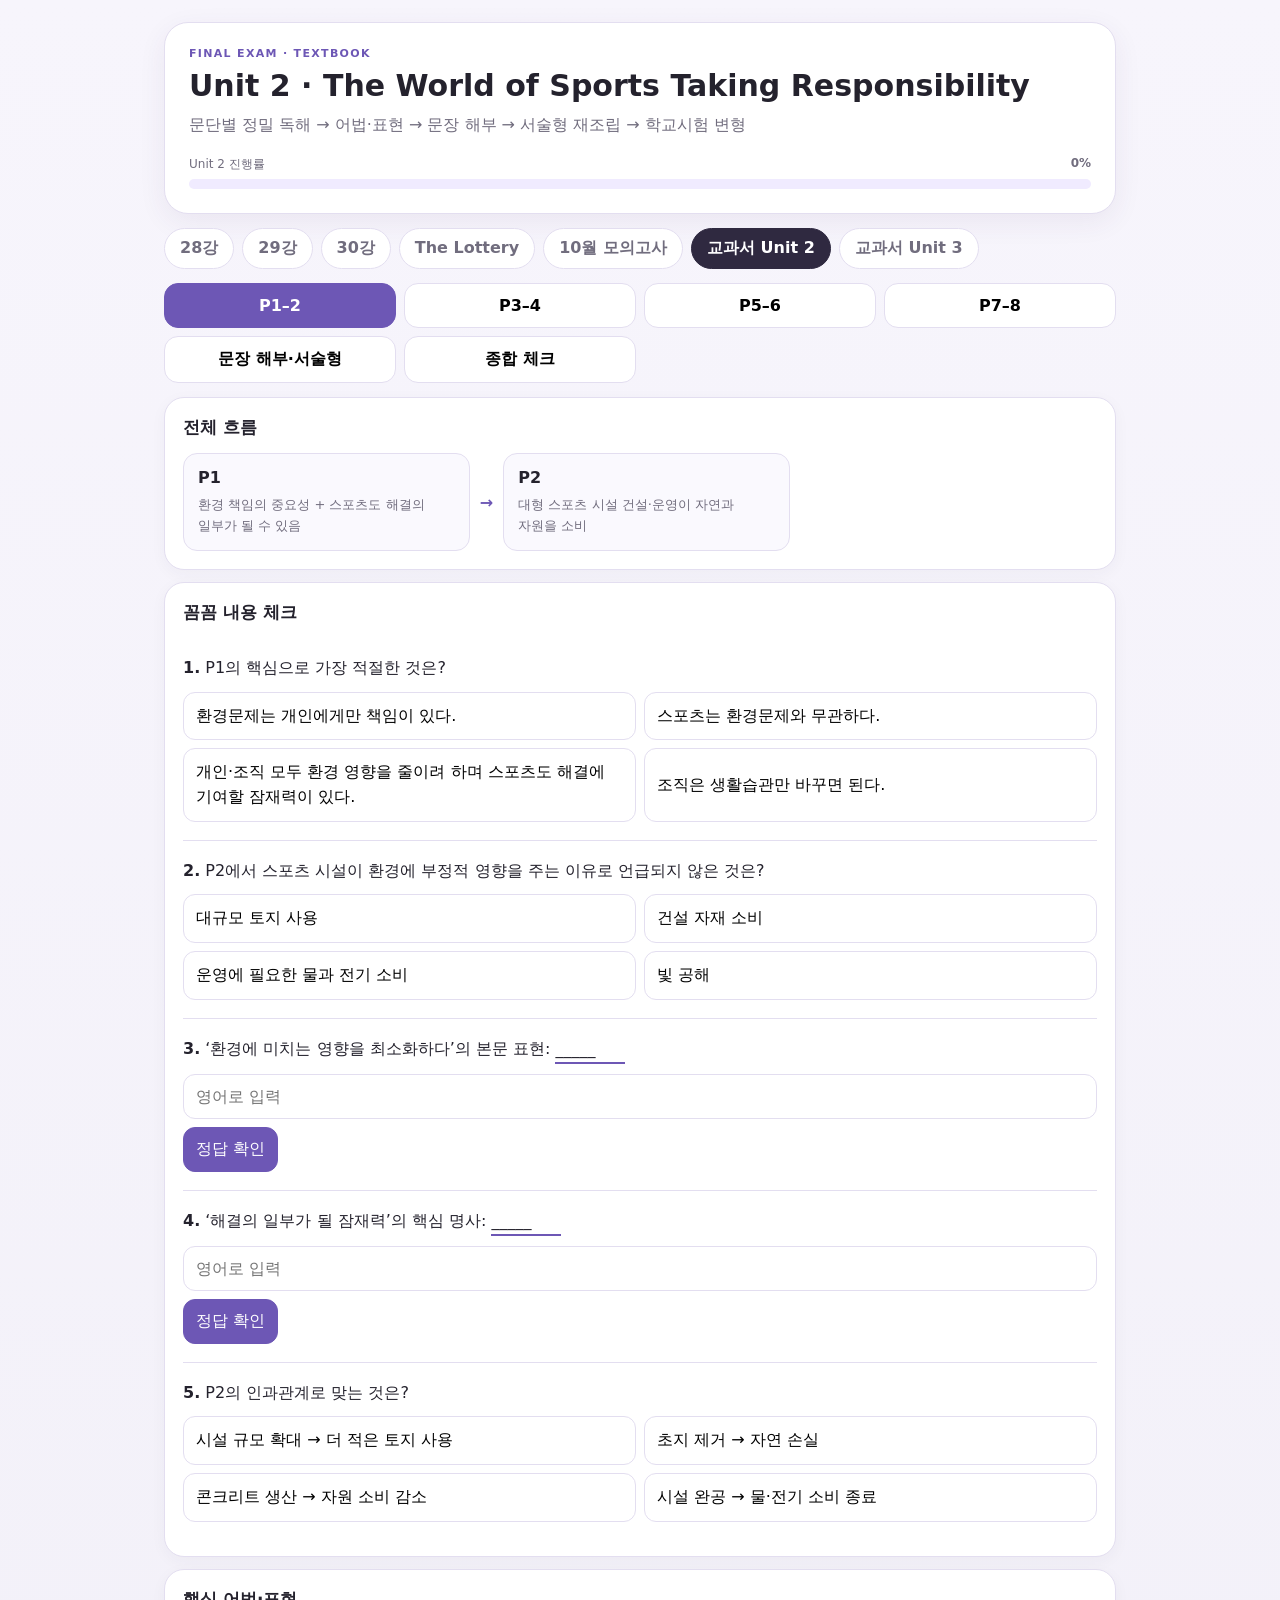
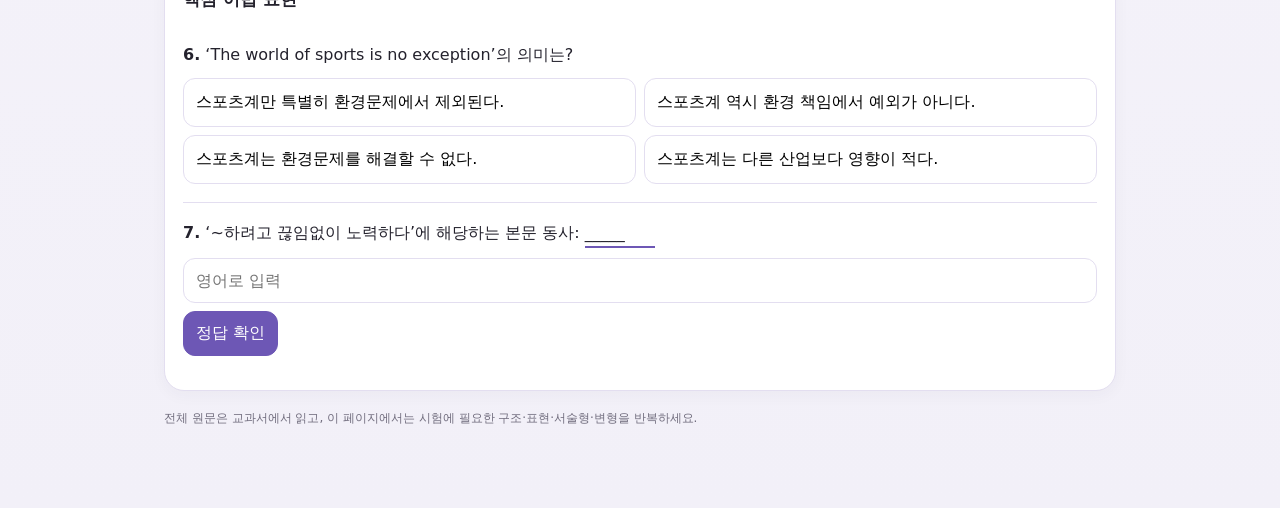
<file: unit2.html>
<!doctype html><html lang="ko"><head><meta charset="utf-8"><meta name="viewport" content="width=device-width,initial-scale=1,viewport-fit=cover"><title>교과서 Unit 2 기말대비 웹워크북</title><link rel="stylesheet" href="styles.css?v=15"></head>
<body data-chapter="Unit2" data-storage-key="textbook-unit2-v1" data-reset-label="교과서 Unit 2"><div class="shell">
<header class="hero"><div class="eyebrow">FINAL EXAM · TEXTBOOK</div><h1>Unit 2 · The World of Sports Taking Responsibility</h1><p>문단별 정밀 독해 → 어법·표현 → 문장 해부 → 서술형 재조립 → 학교시험 변형</p><div class="progress-wrap"><div class="progress-label"><span>Unit 2 진행률</span><b id="progressText">0%</b></div><div class="progress"><div id="progressBar"></div></div></div></header>
<div class="chapter-switch">
<a class="chapter-link" href="./">28강</a><a class="chapter-link" href="29.html">29강</a><a class="chapter-link" href="30.html">30강</a><a class="chapter-link" href="lottery.html">The Lottery</a><a class="chapter-link" href="mock.html">10월 모의고사</a><a class="chapter-link active" href="unit2.html">교과서 Unit 2</a><a class="chapter-link" href="unit3.html">교과서 Unit 3</a>
</div>
<nav class="topnav"><button data-target="p12" class="nav-btn active">P1–2</button><button data-target="p34" class="nav-btn">P3–4</button><button data-target="p56" class="nav-btn">P5–6</button><button data-target="p78" class="nav-btn">P7–8</button><button data-target="skills" class="nav-btn">문장 해부·서술형</button><button data-target="final" class="nav-btn">종합 체크</button></nav>
<main><section id="p12" class="lesson-section">
<article class="card flow-card"><h3>전체 흐름</h3><div class="flow"><div><b>P1</b><span>환경 책임의 중요성 + 스포츠도 해결의 일부가 될 수 있음</span></div><i>→</i><div><b>P2</b><span>대형 스포츠 시설 건설·운영이 자연과 자원을 소비</span></div></div></article>
<article class="card"><h3>꼼꼼 내용 체크</h3>
<div class="q" data-id="u2-12-1" data-type="choice" data-answer="C"><p><b>1.</b> P1의 핵심으로 가장 적절한 것은?</p><div class="choices"><button data-value="A">환경문제는 개인에게만 책임이 있다.</button><button data-value="B">스포츠는 환경문제와 무관하다.</button><button data-value="C">개인·조직 모두 환경 영향을 줄이려 하며 스포츠도 해결에 기여할 잠재력이 있다.</button><button data-value="D">조직은 생활습관만 바꾸면 된다.</button></div><div class="feedback" data-explain="P1은 individuals와 organizations 모두의 책임을 말한 뒤 sports world도 예외가 아니라고 연결합니다."></div></div>
<div class="q" data-id="u2-12-2" data-type="choice" data-answer="D"><p><b>2.</b> P2에서 스포츠 시설이 환경에 부정적 영향을 주는 이유로 언급되지 않은 것은?</p><div class="choices"><button data-value="A">대규모 토지 사용</button><button data-value="B">건설 자재 소비</button><button data-value="C">운영에 필요한 물과 전기 소비</button><button data-value="D">빛 공해</button></div><div class="feedback" data-explain="본문은 land, building materials, water, electricity 등을 언급하지만 light pollution은 언급하지 않습니다."></div></div>
<div class="q" data-id="u2-12-3" data-type="text" data-answer="minimize their effect on the environment"><p><b>3.</b> ‘환경에 미치는 영향을 최소화하다’의 본문 표현: <span class='blank'>_____</span></p><input class="answer-input" placeholder="영어로 입력"><button class="check-btn">정답 확인</button><div class="feedback" data-explain=""></div></div>
<div class="q" data-id="u2-12-4" data-type="text" data-answer="potential"><p><b>4.</b> ‘해결의 일부가 될 잠재력’의 핵심 명사: <span class='blank'>_____</span></p><input class="answer-input" placeholder="영어로 입력"><button class="check-btn">정답 확인</button><div class="feedback" data-explain=""></div></div>
<div class="q" data-id="u2-12-5" data-type="choice" data-answer="B"><p><b>5.</b> P2의 인과관계로 맞는 것은?</p><div class="choices"><button data-value="A">시설 규모 확대 → 더 적은 토지 사용</button><button data-value="B">초지 제거 → 자연 손실</button><button data-value="C">콘크리트 생산 → 자원 소비 감소</button><button data-value="D">시설 완공 → 물·전기 소비 종료</button></div><div class="feedback" data-explain="grassland가 cleared 되면 loss of nature가 발생한다고 직접 설명합니다."></div></div>
</article>
<article class="card"><h3>핵심 어법·표현</h3>
<div class="q" data-id="u2-12-6" data-type="choice" data-answer="B"><p><b>6.</b> ‘The world of sports is no exception’의 의미는?</p><div class="choices"><button data-value="A">스포츠계만 특별히 환경문제에서 제외된다.</button><button data-value="B">스포츠계 역시 환경 책임에서 예외가 아니다.</button><button data-value="C">스포츠계는 환경문제를 해결할 수 없다.</button><button data-value="D">스포츠계는 다른 산업보다 영향이 적다.</button></div><div class="feedback" data-explain="no exception은 ‘예외가 아니다’라는 뜻입니다."></div></div>
<div class="q" data-id="u2-12-7" data-type="text" data-answer="strive"><p><b>7.</b> ‘~하려고 끊임없이 노력하다’에 해당하는 본문 동사: <span class='blank'>_____</span></p><input class="answer-input" placeholder="영어로 입력"><button class="check-btn">정답 확인</button><div class="feedback" data-explain=""></div></div>
</article></section><section id="p34" class="lesson-section hidden">
<article class="card flow-card"><h3>전체 흐름</h3><div class="flow"><div><b>P3</b><span>행사 전·중·후 모두 환경영향 발생</span></div><i>→</i><div><b>P4</b><span>반대로 기후변화가 스포츠 자체를 위협</span></div></div></article>
<article class="card"><h3>꼼꼼 내용 체크</h3>
<div class="q" data-id="u2-34-1" data-type="choice" data-answer="A"><p><b>1.</b> P3에서 장거리 스피드스케이팅 경기를 위해 필요한 조건으로 맞는 것은?</p><div class="choices"><button data-value="A">400m 트랙의 얼음을 3~5cm 두께로 유지</button><button data-value="B">경기장 내부 온도를 계속 높임</button><button data-value="C">습도와 공기질은 관리하지 않음</button><button data-value="D">경기 종료 후에만 냉각 시스템 사용</button></div><div class="feedback" data-explain="본문은 400-meter oval track의 ice가 3 to 5 cm thick로 얼어 있어야 한다고 합니다."></div></div>
<div class="q" data-id="u2-34-2" data-type="choice" data-answer="C"><p><b>2.</b> 2018 평창 동계올림픽 배출량의 25% 이상과 관련된 것은?</p><div class="choices"><button data-value="A">경기장 조명</button><button data-value="B">선수 장비 생산</button><button data-value="C">팬들의 이동과 숙박</button><button data-value="D">빙판 냉각수</button></div><div class="feedback" data-explain="fan travel and accommodations가 25% 이상의 emissions 원인으로 추정됐습니다."></div></div>
<div class="q" data-id="u2-34-3" data-type="choice" data-answer="B"><p><b>3.</b> P3의 핵심 주장으로 가장 적절한 것은?</p><div class="choices"><button data-value="A">스포츠 행사의 환경 영향은 경기 중에만 나타난다.</button><button data-value="B">스포츠 행사는 전·중·후 모든 단계에서 환경에 영향을 준다.</button><button data-value="C">경기장 건설만 환경에 영향을 준다.</button><button data-value="D">여행은 배출량과 무관하다.</button></div><div class="feedback" data-explain="P3 첫 문장부터 before, during, and even after를 강조합니다."></div></div>
<div class="q" data-id="u2-34-4" data-type="choice" data-answer="D"><p><b>4.</b> P4에서 기후변화의 영향으로 언급되지 않은 것은?</p><div class="choices"><button data-value="A">축구 경기장의 홍수 위험</button><button data-value="B">동계올림픽 개최도시의 눈·얼음 부족</button><button data-value="C">테니스 경기 중 극심한 더위</button><button data-value="D">스포츠 관중 감소</button></div><div class="feedback" data-explain="본문은 홍수, snow and ice 부족, extreme heat를 언급합니다."></div></div>
<div class="q" data-id="u2-34-5" data-type="text" data-answer="extreme heat policy"><p><b>5.</b> US Open이 도입한 정책명: <span class='blank'>_____</span></p><input class="answer-input" placeholder="영어로 입력"><button class="check-btn">정답 확인</button><div class="feedback" data-explain=""></div></div>
<div class="q" data-id="u2-34-6" data-type="choice" data-answer="B"><p><b>6.</b> ‘to do so’가 가리키는 것은?</p><div class="choices"><button data-value="A">기후변화를 막는 것</button><button data-value="B">Winter Olympics를 다시 개최하는 것</button><button data-value="C">축구장을 홍수로부터 보호하는 것</button><button data-value="D">눈을 인공적으로 만드는 것</button></div><div class="feedback" data-explain="앞의 cities that once hosted the Winter Olympics would not be able to do so again에서 do so는 host the Winter Olympics를 받습니다."></div></div>
</article></section><section id="p56" class="lesson-section hidden">
<article class="card flow-card"><h3>전체 흐름</h3><div class="flow"><div><b>P5</b><span>해결책 2가지: 지속가능한 운영 + 대중 인식 제고</span></div><i>→</i><div><b>P6</b><span>역대 올림픽의 실제 친환경 사례</span></div></div></article>
<article class="card"><h3>꼼꼼 내용 체크</h3>
<div class="q" data-id="u2-56-1" data-type="choice" data-answer="B"><p><b>1.</b> P5가 제시한 두 가지 핵심 조치는?</p><div class="choices"><button data-value="A">행사 축소 + 관중 제한</button><button data-value="B">지속가능한 운영 + 환경영향에 대한 대중 인식 제고</button><button data-value="C">시설 철거 + 선수 수 감소</button><button data-value="D">경기시간 단축 + 세금 인상</button></div><div class="feedback" data-explain="본문에서 two main steps로 직접 제시합니다."></div></div>
<div class="q" data-id="u2-56-2" data-type="choice" data-answer="A"><p><b>2.</b> IOC가 Olympic Movement에 필수적이라고 선언한 세 요소는?</p><div class="choices"><button data-value="A">sports, culture, environment</button><button data-value="B">sports, technology, economy</button><button data-value="C">culture, tourism, media</button><button data-value="D">environment, finance, transport</button></div><div class="feedback" data-explain="environment를 sports and culture에 더해 essential하다고 선언했습니다."></div></div>
<div class="q" data-id="u2-56-3" data-type="choice" data-answer="B"><p><b>3.</b> 2002 Salt Lake City Winter Olympics의 에너지 재활용 사례는?</p><div class="choices"><button data-value="A">태양광으로 선수촌 전체 전력 공급</button><button data-value="B">컬링장의 에어컨 장치로 샤워실과 욕실을 데움</button><button data-value="C">오염된 산업부지를 공원으로 바꿈</button><button data-value="D">수소로 경기장 조명을 켬</button></div><div class="feedback" data-explain="curling hall's air conditioning unit의 열을 showers and bathrooms heating에 활용했습니다."></div></div>
<div class="q" data-id="u2-56-4" data-type="choice" data-answer="A"><p><b>4.</b> 2010 Vancouver Winter Olympics 사례는?</p><div class="choices"><button data-value="A">salvaged timber 사용</button><button data-value="B">fossil fuel 확대</button><button data-value="C">원래 산림을 전면 제거</button><button data-value="D">새로운 석탄 발전소 건설</button></div><div class="feedback" data-explain="speed-skating venue가 salvaged timber로 지어졌습니다."></div></div>
<div class="q" data-id="u2-56-5" data-type="choice" data-answer="C"><p><b>5.</b> 2012 London Olympic Park는 어떤 곳을 바꾸어 만든 것인가?</p><div class="choices"><button data-value="A">농경지</button><button data-value="B">주거지역</button><button data-value="C">오염된 산업부지</button><button data-value="D">해안 습지</button></div><div class="feedback" data-explain="industrial land that was once contaminated가 urban park로 converted 되었습니다."></div></div>
<div class="q" data-id="u2-56-6" data-type="text" data-answer="hydrogen"><p><b>6.</b> 2020 Tokyo Summer Olympics에서 사용한 혁신적 에너지원: <span class='blank'>_____</span></p><input class="answer-input" placeholder="영어로 입력"><button class="check-btn">정답 확인</button><div class="feedback" data-explain=""></div></div>
</article></section><section id="p78" class="lesson-section hidden">
<article class="card flow-card"><h3>전체 흐름</h3><div class="flow"><div><b>P7</b><span>스포츠의 대중성으로 환경 인식을 넓힐 수 있음</span></div><i>→</i><div><b>P8</b><span>스포츠의 혜택과 부정적 영향 모두 인식하고 지속가능성을 일상화</span></div></div></article>
<article class="card"><h3>꼼꼼 내용 체크</h3>
<div class="q" data-id="u2-78-1" data-type="choice" data-answer="C"><p><b>1.</b> 스포츠가 환경 인식 제고에 강력한 도구인 이유는?</p><div class="choices"><button data-value="A">규칙이 단순해서</button><button data-value="B">환경영향이 전혀 없어서</button><button data-value="C">대중적 영향력이 크고 수많은 사람에게 한꺼번에 도달할 수 있어서</button><button data-value="D">선수만 참여하기 때문에</button></div><div class="feedback" data-explain="sports industry's broad appeal과 billions of individuals에 대한 영향력을 강조합니다."></div></div>
<div class="q" data-id="u2-78-2" data-type="choice" data-answer="B"><p><b>2.</b> 연구에서 스포츠 팬들의 반응으로 제시된 것은?</p><div class="choices"><button data-value="A">환경 캠페인에 대체로 반감</button><button data-value="B">환경 initiatives에 수용적이며 생활습관을 바꿀 의향도 있음</button><button data-value="C">선수의 메시지를 무시함</button><button data-value="D">스포츠와 환경을 분리해서 생각함</button></div><div class="feedback" data-explain="fans are receptive and many are willing to change lifestyle habits라고 합니다."></div></div>
<div class="q" data-id="u2-78-3" data-type="choice" data-answer="A"><p><b>3.</b> 유명 선수와 코치의 역할은?</p><div class="choices"><button data-value="A">sports ambassadors로서 환경의식을 높임</button><button data-value="B">경기장 건설을 직접 담당</button><button data-value="C">정책을 법적으로 강제</button><button data-value="D">경기 수를 줄임</button></div><div class="feedback" data-explain="high-profile athletes and coaches can be sports ambassadors to foster environmental consciousness입니다."></div></div>
<div class="q" data-id="u2-78-4" data-type="choice" data-answer="C"><p><b>4.</b> P8의 결론으로 가장 적절한 것은?</p><div class="choices"><button data-value="A">Green Sports Day 하루만 친환경 행동을 하면 충분하다.</button><button data-value="B">스포츠의 부정적 효과는 무시해야 한다.</button><button data-value="C">스포츠의 환경 영향을 인식하고 매일 지속가능성을 추구해야 한다.</button><button data-value="D">스포츠를 없애는 것이 최선이다.</button></div><div class="feedback" data-explain="every day a day to encourage greater sustainability in sports라는 결론입니다."></div></div>
<div class="q" data-id="u2-78-5" data-type="text" data-answer="adverse"><p><b>5.</b> ‘부정적인 환경 영향’의 본문 형용사: <span class='blank'>_____</span></p><input class="answer-input" placeholder="영어로 입력"><button class="check-btn">정답 확인</button><div class="feedback" data-explain=""></div></div>
</article></section><section id="skills" class="lesson-section hidden">
<article class="card"><h3>문장 해부 1 · P2</h3><div class="q" data-id="u2-part-1" data-type="parts"><p class="parts-sentence">Every ton of concrete and steel used in the building foundation and structure is produced, transported, poured, and put together by equipment and facilities that emit waste into the ground and atmosphere.</p><div class="parts-grid"><div class="part-field"><label>주어 핵심</label><input class="part-input" data-label="주어 핵심" data-answer="Every ton"></div><div class="part-field"><label>주어를 꾸미는 과거분사</label><input class="part-input" data-label="주어를 꾸미는 과거분사" data-answer="used"></div><div class="part-field"><label>수동태 첫 동사</label><input class="part-input" data-label="수동태 첫 동사" data-answer="is produced"></div><div class="part-field"><label>equipment and facilities를 꾸미는 관계대명사</label><input class="part-input" data-label="equipment and facilities를 꾸미는 관계대명사" data-answer="that"></div></div><button class="check-btn">구조 확인</button><div class="feedback" data-explain="긴 주어 뒤에 여러 수동태 동사가 병렬로 이어집니다."></div></div></article>
<article class="card"><h3>문장 해부 2 · P3</h3><div class="q" data-id="u2-part-2" data-type="parts"><p class="parts-sentence">Every sporting event affects the environment before, during, and even after it.</p><div class="parts-grid"><div class="part-field"><label>주어</label><input class="part-input" data-label="주어" data-answer="Every sporting event"></div><div class="part-field"><label>본동사</label><input class="part-input" data-label="본동사" data-answer="affects"></div><div class="part-field"><label>목적어</label><input class="part-input" data-label="목적어" data-answer="the environment"></div><div class="part-field"><label>시간 범위 마지막 표현</label><input class="part-input" data-label="시간 범위 마지막 표현" data-answer="after it"></div></div><button class="check-btn">구조 확인</button><div class="feedback" data-explain="행사 전·중·후 전체를 포괄하는 문장입니다."></div></div></article>
<article class="card"><h3>문장 해부 3 · P4</h3><div class="q" data-id="u2-part-3" data-type="parts"><p class="parts-sentence">Some research even predicted that by 2050 almost half of the cities that once hosted the Winter Olympics would not be able to do so again.</p><div class="parts-grid"><div class="part-field"><label>본동사</label><input class="part-input" data-label="본동사" data-answer="predicted"></div><div class="part-field"><label>목적어절 접속사</label><input class="part-input" data-label="목적어절 접속사" data-answer="that"></div><div class="part-field"><label>cities를 꾸미는 관계대명사</label><input class="part-input" data-label="cities를 꾸미는 관계대명사" data-answer="that"></div><div class="part-field"><label>do so의 의미 핵심</label><input class="part-input" data-label="do so의 의미 핵심" data-answer="host the Winter Olympics"></div></div><button class="check-btn">구조 확인</button><div class="feedback" data-explain="that절 안에 관계절과 대용표현 do so가 함께 들어 있습니다."></div></div></article>
<article class="card"><h3>문장 해부 4 · P5</h3><div class="q" data-id="u2-part-4" data-type="parts"><p class="parts-sentence">The sports community is optimistic that it can reduce its environmental impact by taking two main steps.</p><div class="parts-grid"><div class="part-field"><label>주어</label><input class="part-input" data-label="주어" data-answer="The sports community"></div><div class="part-field"><label>본동사</label><input class="part-input" data-label="본동사" data-answer="is"></div><div class="part-field"><label>보어</label><input class="part-input" data-label="보어" data-answer="optimistic"></div><div class="part-field"><label>방법 표현</label><input class="part-input" data-label="방법 표현" data-answer="by taking"></div></div><button class="check-btn">구조 확인</button><div class="feedback" data-explain="be optimistic that + 절, by + V-ing 구조입니다."></div></div></article>
<article class="card"><h3>문장 해부 5 · P6</h3><div class="q" data-id="u2-part-5" data-type="parts"><p class="parts-sentence">The Olympic Park for the 2012 London Summer Olympics, which was built on industrial land that was once contaminated, was converted to the biggest urban park in Europe.</p><div class="parts-grid"><div class="part-field"><label>주절 주어 핵심</label><input class="part-input" data-label="주절 주어 핵심" data-answer="The Olympic Park"></div><div class="part-field"><label>비제한적 관계대명사</label><input class="part-input" data-label="비제한적 관계대명사" data-answer="which"></div><div class="part-field"><label>industrial land를 꾸미는 관계대명사</label><input class="part-input" data-label="industrial land를 꾸미는 관계대명사" data-answer="that"></div><div class="part-field"><label>주절 수동태</label><input class="part-input" data-label="주절 수동태" data-answer="was converted"></div></div><button class="check-btn">구조 확인</button><div class="feedback" data-explain="관계절 두 개를 걷어내면 The Olympic Park was converted...가 주절입니다."></div></div></article>
<article class="card"><h3>문장 해부 6 · P7</h3><div class="q" data-id="u2-part-6" data-type="parts"><p class="parts-sentence">Research has found that fans are receptive to ecological or environmental initiatives organized at sporting events.</p><div class="parts-grid"><div class="part-field"><label>본동사</label><input class="part-input" data-label="본동사" data-answer="has found"></div><div class="part-field"><label>목적어절 접속사</label><input class="part-input" data-label="목적어절 접속사" data-answer="that"></div><div class="part-field"><label>fans의 서술어 핵심</label><input class="part-input" data-label="fans의 서술어 핵심" data-answer="are receptive"></div><div class="part-field"><label>initiatives를 꾸미는 과거분사</label><input class="part-input" data-label="initiatives를 꾸미는 과거분사" data-answer="organized"></div></div><button class="check-btn">구조 확인</button><div class="feedback" data-explain="organized at sporting events는 initiatives를 뒤에서 꾸밉니다."></div></div></article>
<article class="card"><h3>서술형 재조립</h3>
<div class="q" data-id="u2-re-1" data-type="text" data-answer="the world of sports is no exception and it has a lot of potential to be part of the solution"><p><b>1.</b> ‘스포츠계는 예외가 아니며 해결의 일부가 될 잠재력이 크다.’</p><div class="word-bank"><span>a lot of potential</span><span>The world of sports</span><span>to be part of the solution</span><span>and it has</span><span>is no exception</span></div><input class="answer-input" placeholder="덩어리를 재조립해 완전한 문장 입력"><button class="check-btn">정답 확인</button><div class="feedback" data-explain=""></div></div>
<div class="q" data-id="u2-re-2" data-type="text" data-answer="every sporting event affects the environment before during and even after it"><p><b>2.</b> ‘모든 스포츠 행사는 그 전, 중, 심지어 후에도 환경에 영향을 미친다.’</p><div class="word-bank"><span>before, during,</span><span>affects the environment</span><span>Every sporting event</span><span>and even after it</span></div><input class="answer-input" placeholder="덩어리를 재조립해 완전한 문장 입력"><button class="check-btn">정답 확인</button><div class="feedback" data-explain=""></div></div>
<div class="q" data-id="u2-re-3" data-type="text" data-answer="the broad appeal of sports becomes a vehicle to reach many people at once"><p><b>3.</b> ‘스포츠의 폭넓은 매력은 많은 사람에게 한꺼번에 다가가는 수단이 된다.’</p><div class="word-bank"><span>to reach many people</span><span>becomes a vehicle</span><span>at once</span><span>The broad appeal of sports</span></div><input class="answer-input" placeholder="덩어리를 재조립해 완전한 문장 입력"><button class="check-btn">정답 확인</button><div class="feedback" data-explain=""></div></div>
<div class="q" data-id="u2-re-4" data-type="text" data-answer="as long as we are all aware of the effects we can take steps toward finding ways to minimize or even completely eliminate them"><p><b>4.</b> ‘우리가 그 영향들을 인식하는 한, 그것들을 최소화하거나 완전히 없앨 방법을 찾기 위한 조치를 취할 수 있다.’</p><div class="word-bank"><span>toward finding ways</span><span>As long as we are all aware of the effects</span><span>to minimize or even completely eliminate them</span><span>we can take steps</span></div><input class="answer-input" placeholder="덩어리를 재조립해 완전한 문장 입력"><button class="check-btn">정답 확인</button><div class="feedback" data-explain=""></div></div>
</article></section><section id="final" class="lesson-section hidden">
<article class="card">
<div class="q" data-id="u2-fin-1" data-type="choice" data-answer="B"><p><b>1.</b> Unit 2 전체의 핵심 메시지는?</p><div class="choices"><button data-value="A">스포츠는 환경문제의 원인일 뿐 해결에는 기여할 수 없다.</button><button data-value="B">스포츠는 환경에 영향을 주지만 지속가능한 운영과 인식 제고를 통해 해결에도 기여할 수 있다.</button><button data-value="C">스포츠 시설은 자연보다 경제적 가치가 항상 우선이다.</button><button data-value="D">기후변화는 스포츠에 영향을 주지 않는다.</button></div><div class="feedback" data-explain="본문은 부정적 영향과 해결 가능성을 모두 다룹니다."></div></div>
<div class="q" data-id="u2-fin-2" data-type="choice" data-answer="D"><p><b>2.</b> ‘행사 전·중·후’의 환경 영향에 포함되지 않는 것은?</p><div class="choices"><button data-value="A">시설 건설과 자원 사용</button><button data-value="B">관중·선수의 이동</button><button data-value="C">행사 중 쓰레기</button><button data-value="D">행사와 무관한 개인의 주거 선택</button></div><div class="feedback" data-explain="본문은 sporting event와 직접 연결된 영향들을 설명합니다."></div></div>
<div class="q" data-id="u2-fin-3" data-type="choice" data-answer="B"><p><b>3.</b> 기후변화가 스포츠에 미치는 영향의 예로 맞는 것은?</p><div class="choices"><button data-value="A">Winter Olympics 개최 가능 지역 증가</button><button data-value="B">English soccer stadium의 flood 위험</button><button data-value="C">극심한 더위로 휴식시간 폐지</button><button data-value="D">눈과 얼음 증가</button></div><div class="feedback" data-explain="P4의 직접 사례입니다."></div></div>
<div class="q" data-id="u2-fin-4" data-type="choice" data-answer="A"><p><b>4.</b> IOC가 제시한 해결 방향과 가장 가까운 것은?</p><div class="choices"><button data-value="A">지속가능한 운영과 환경 인식 제고</button><button data-value="B">대형시설 지속 확대</button><button data-value="C">관중 이동량 증가</button><button data-value="D">화석연료 의존 확대</button></div><div class="feedback" data-explain="P5의 two main steps와 일치합니다."></div></div>
<div class="q" data-id="u2-fin-5" data-type="choice" data-answer="D"><p><b>5.</b> 친환경 올림픽 사례의 연결이 틀린 것은?</p><div class="choices"><button data-value="A">Sydney — solar-powered suburb</button><button data-value="B">Salt Lake City — energy recycling</button><button data-value="C">Vancouver — salvaged timber</button><button data-value="D">Tokyo — coal power</button></div><div class="feedback" data-explain="Tokyo는 hydrogen을 사용했습니다."></div></div>
<div class="q" data-id="u2-fin-6" data-type="choice" data-answer="A"><p><b>6.</b> P7에서 선수·코치가 중요한 이유는?</p><div class="choices"><button data-value="A">팬에게 영향력이 있어 환경의식을 확산할 수 있어서</button><button data-value="B">법을 직접 제정해서</button><button data-value="C">환경문제를 완전히 해결해서</button><button data-value="D">경기장을 설계해서</button></div><div class="feedback" data-explain="사회적 지위와 영향력을 통해 sports ambassadors가 될 수 있습니다."></div></div>
<div class="q" data-id="u2-fin-7" data-type="text" data-answer="stewardship"><p><b>7.</b> ‘환경에 대한 책임/관리’를 뜻하는 P1 핵심 단어: <span class='blank'>_____</span></p><input class="answer-input" placeholder="영어로 입력"><button class="check-btn">정답 확인</button><div class="feedback" data-explain=""></div></div>
<div class="q" data-id="u2-fin-8" data-type="text" data-answer="salvaged timber"><p><b>8.</b> ‘회수한/재활용한 목재’의 본문 표현: <span class='blank'>_____</span></p><input class="answer-input" placeholder="영어로 입력"><button class="check-btn">정답 확인</button><div class="feedback" data-explain=""></div></div>
<div class="result-box"><b>종합 체크 점수</b><span id="finalScore">아직 채점 전</span><button id="resetBtn" class="ghost-btn">Unit 2 답안 초기화</button></div>
</article></section></main>
<footer>전체 원문은 교과서에서 읽고, 이 페이지에서는 시험에 필요한 구조·표현·서술형·변형을 반복하세요.</footer></div><script src="app.js?v=12"></script></body></html>
</file>
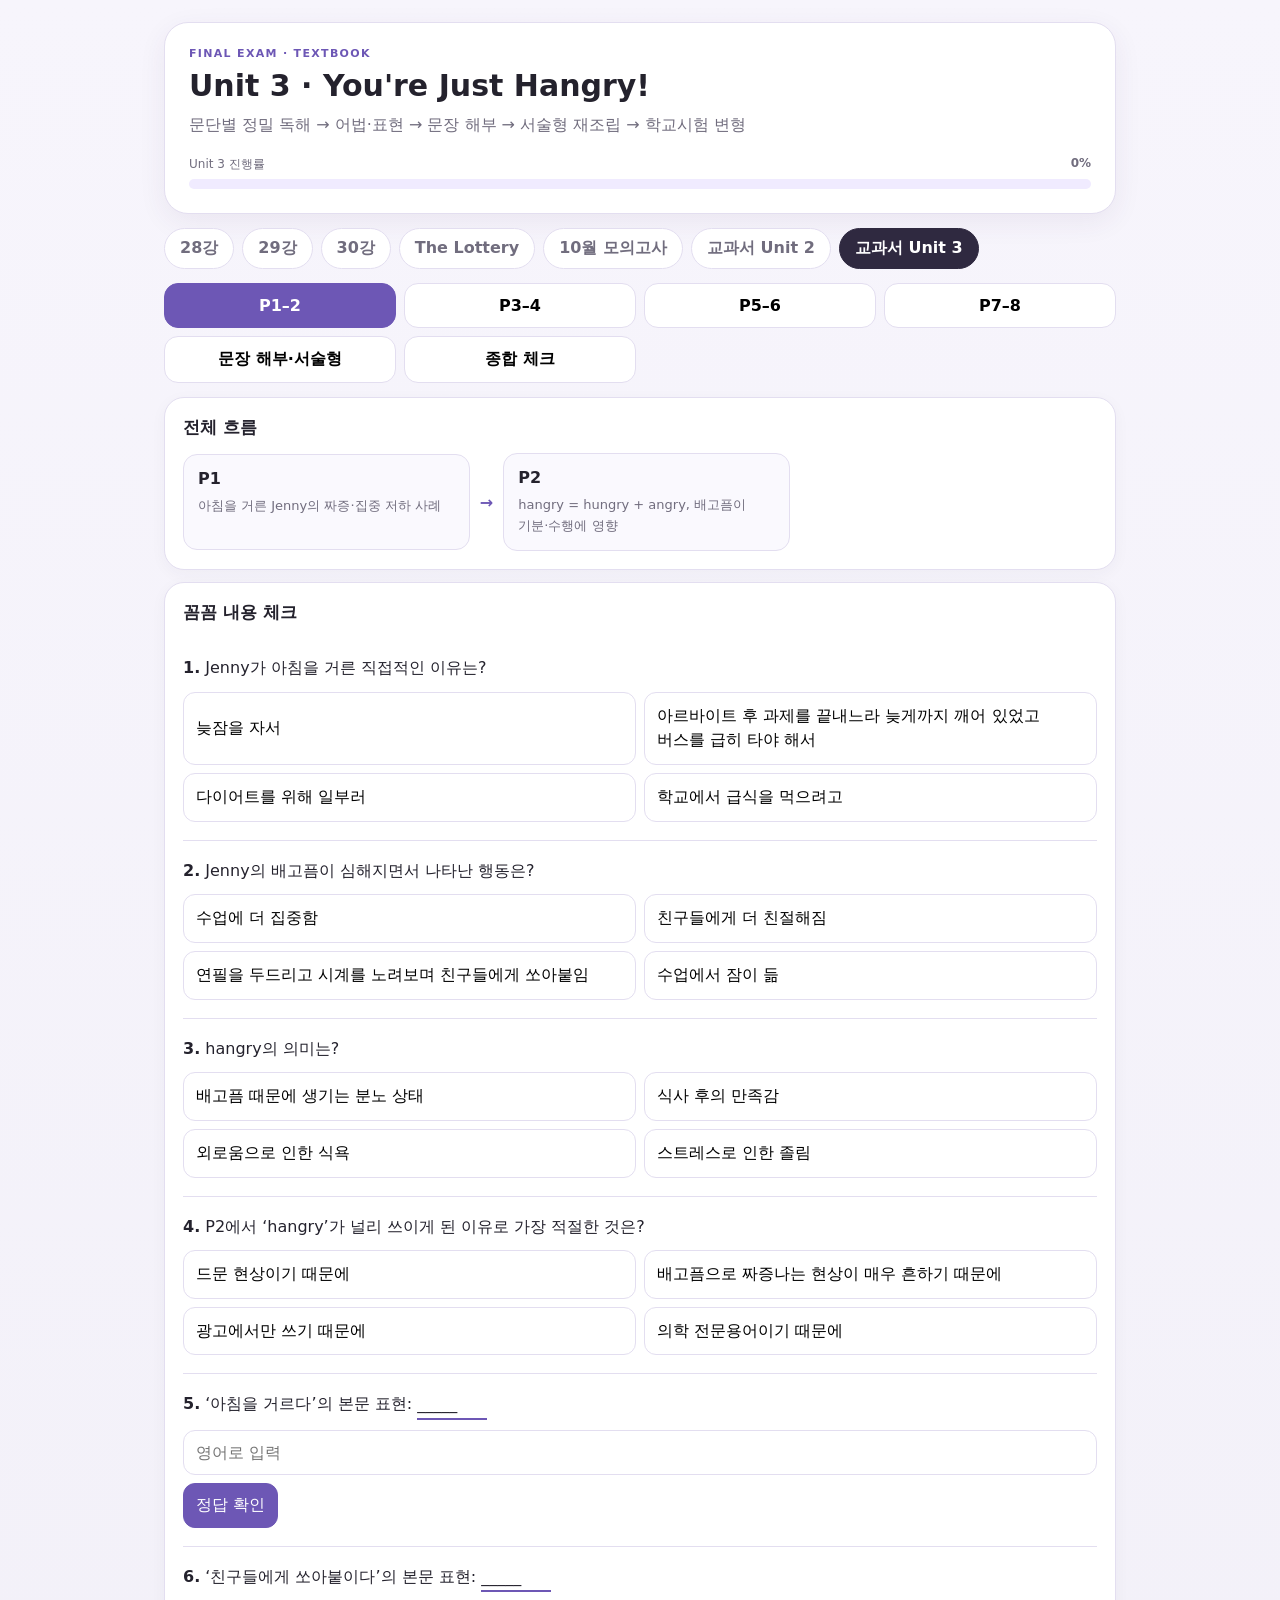
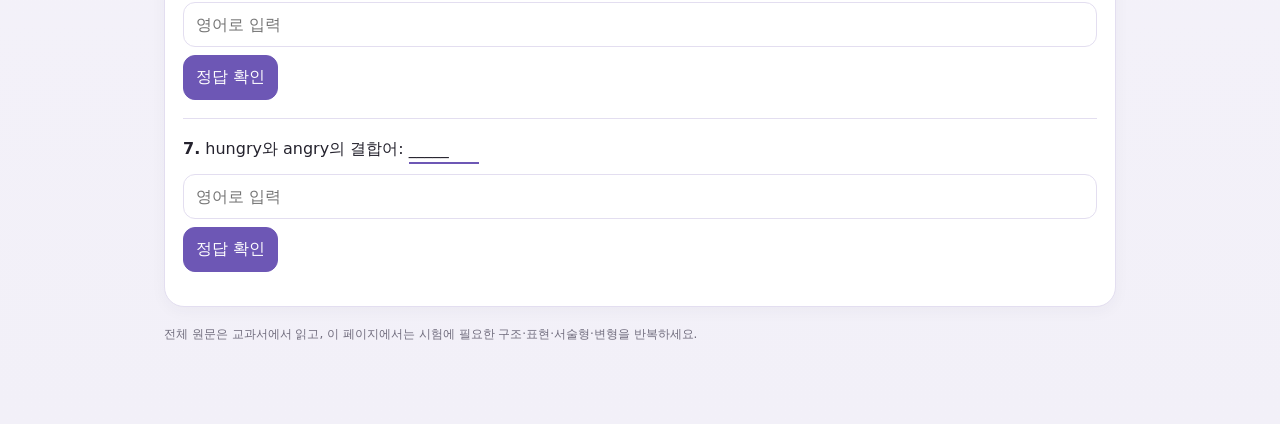
<file: unit3.html>
<!doctype html><html lang="ko"><head><meta charset="utf-8"><meta name="viewport" content="width=device-width,initial-scale=1,viewport-fit=cover"><title>교과서 Unit 3 기말대비 웹워크북</title><link rel="stylesheet" href="styles.css?v=15"></head>
<body data-chapter="Unit3" data-storage-key="textbook-unit3-v1" data-reset-label="교과서 Unit 3"><div class="shell">
<header class="hero"><div class="eyebrow">FINAL EXAM · TEXTBOOK</div><h1>Unit 3 · You're Just Hangry!</h1><p>문단별 정밀 독해 → 어법·표현 → 문장 해부 → 서술형 재조립 → 학교시험 변형</p><div class="progress-wrap"><div class="progress-label"><span>Unit 3 진행률</span><b id="progressText">0%</b></div><div class="progress"><div id="progressBar"></div></div></div></header>
<div class="chapter-switch">
<a class="chapter-link" href="./">28강</a><a class="chapter-link" href="29.html">29강</a><a class="chapter-link" href="30.html">30강</a><a class="chapter-link" href="lottery.html">The Lottery</a><a class="chapter-link" href="mock.html">10월 모의고사</a><a class="chapter-link" href="unit2.html">교과서 Unit 2</a><a class="chapter-link active" href="unit3.html">교과서 Unit 3</a>
</div>
<nav class="topnav"><button data-target="p12" class="nav-btn active">P1–2</button><button data-target="p34" class="nav-btn">P3–4</button><button data-target="p56" class="nav-btn">P5–6</button><button data-target="p78" class="nav-btn">P7–8</button><button data-target="skills" class="nav-btn">문장 해부·서술형</button><button data-target="final" class="nav-btn">종합 체크</button></nav>
<main><section id="p12" class="lesson-section">
<article class="card flow-card"><h3>전체 흐름</h3><div class="flow"><div><b>P1</b><span>아침을 거른 Jenny의 짜증·집중 저하 사례</span></div><i>→</i><div><b>P2</b><span>hangry = hungry + angry, 배고픔이 기분·수행에 영향</span></div></div></article>
<article class="card"><h3>꼼꼼 내용 체크</h3>
<div class="q" data-id="u3-12-1" data-type="choice" data-answer="B"><p><b>1.</b> Jenny가 아침을 거른 직접적인 이유는?</p><div class="choices"><button data-value="A">늦잠을 자서</button><button data-value="B">아르바이트 후 과제를 끝내느라 늦게까지 깨어 있었고 버스를 급히 타야 해서</button><button data-value="C">다이어트를 위해 일부러</button><button data-value="D">학교에서 급식을 먹으려고</button></div><div class="feedback" data-explain="P1 첫부분의 상황입니다."></div></div>
<div class="q" data-id="u3-12-2" data-type="choice" data-answer="C"><p><b>2.</b> Jenny의 배고픔이 심해지면서 나타난 행동은?</p><div class="choices"><button data-value="A">수업에 더 집중함</button><button data-value="B">친구들에게 더 친절해짐</button><button data-value="C">연필을 두드리고 시계를 노려보며 친구들에게 쏘아붙임</button><button data-value="D">수업에서 잠이 듦</button></div><div class="feedback" data-explain="hunger builds → tapping pencil / shooting angry glances / snaps at friends로 이어집니다."></div></div>
<div class="q" data-id="u3-12-3" data-type="choice" data-answer="A"><p><b>3.</b> hangry의 의미는?</p><div class="choices"><button data-value="A">배고픔 때문에 생기는 분노 상태</button><button data-value="B">식사 후의 만족감</button><button data-value="C">외로움으로 인한 식욕</button><button data-value="D">스트레스로 인한 졸림</button></div><div class="feedback" data-explain="hungry와 angry의 결합어입니다."></div></div>
<div class="q" data-id="u3-12-4" data-type="choice" data-answer="B"><p><b>4.</b> P2에서 ‘hangry’가 널리 쓰이게 된 이유로 가장 적절한 것은?</p><div class="choices"><button data-value="A">드문 현상이기 때문에</button><button data-value="B">배고픔으로 짜증나는 현상이 매우 흔하기 때문에</button><button data-value="C">광고에서만 쓰기 때문에</button><button data-value="D">의학 전문용어이기 때문에</button></div><div class="feedback" data-explain="so common that the word hangry... has become an official English word라고 설명합니다."></div></div>
<div class="q" data-id="u3-12-5" data-type="text" data-answer="skip breakfast"><p><b>5.</b> ‘아침을 거르다’의 본문 표현: <span class='blank'>_____</span></p><input class="answer-input" placeholder="영어로 입력"><button class="check-btn">정답 확인</button><div class="feedback" data-explain=""></div></div>
<div class="q" data-id="u3-12-6" data-type="text" data-answer="snap at her friends"><p><b>6.</b> ‘친구들에게 쏘아붙이다’의 본문 표현: <span class='blank'>_____</span></p><input class="answer-input" placeholder="영어로 입력"><button class="check-btn">정답 확인</button><div class="feedback" data-explain=""></div></div>
<div class="q" data-id="u3-12-7" data-type="text" data-answer="hangry"><p><b>7.</b> hungry와 angry의 결합어: <span class='blank'>_____</span></p><input class="answer-input" placeholder="영어로 입력"><button class="check-btn">정답 확인</button><div class="feedback" data-explain=""></div></div>
</article></section><section id="p34" class="lesson-section hidden">
<article class="card flow-card"><h3>전체 흐름</h3><div class="flow"><div><b>P3</b><span>심리학 실험: 배고픈 참가자의 수행 저하</span></div><i>→</i><div><b>P4</b><span>생리학: glucose↓ → cortisol↑ → 심박·혈압·불안·짜증 증가</span></div></div></article>
<article class="card"><h3>꼼꼼 내용 체크</h3>
<div class="q" data-id="u3-34-1" data-type="choice" data-answer="B"><p><b>1.</b> P3 실험에서 참가자들은 어떻게 나뉘었는가?</p><div class="choices"><button data-value="A">운동한 집단과 쉰 집단</button><button data-value="B">식사를 거른 집단과 실험 직전 큰 식사를 한 집단</button><button data-value="C">학생과 직장인</button><button data-value="D">남성과 여성</button></div><div class="feedback" data-explain="skip eating 또는 eat a big meal right before the experiment로 나뉩니다."></div></div>
<div class="q" data-id="u3-34-2" data-type="choice" data-answer="C"><p><b>2.</b> 배고픈 참가자들의 수행은 어땠는가?</p><div class="choices"><button data-value="A">더 좋았다</button><button data-value="B">차이가 없었다</button><button data-value="C">더 나빴고 Stroop task에서 더 많은 오류를 냈다</button><button data-value="D">쓰기 과제만 좋아졌다</button></div><div class="feedback" data-explain="poorer performance와 more errors가 직접 제시됩니다."></div></div>
<div class="q" data-id="u3-34-3" data-type="choice" data-answer="A"><p><b>3.</b> 심리학 연구가 지지하는 결론은?</p><div class="choices"><button data-value="A">빈속은 집중력과 자기통제를 낮출 수 있다.</button><button data-value="B">배고픔은 창의성을 높인다.</button><button data-value="C">배고픔은 감정에만 영향</button><button data-value="D">식사 여부는 수행과 무관</button></div><div class="feedback" data-explain="empty stomach contributes to lower attention span and self-control입니다."></div></div>
<div class="q" data-id="u3-34-4" data-type="choice" data-answer="B"><p><b>4.</b> P4에서 우리가 빵·쌀·과일을 먹을 때 만들어지는 주요 연료는?</p><div class="choices"><button data-value="A">serotonin</button><button data-value="B">glucose</button><button data-value="C">cortisol</button><button data-value="D">dopamine</button></div><div class="feedback" data-explain="digestive system breaks these foods down into glucose라고 합니다."></div></div>
<div class="q" data-id="u3-34-5" data-type="choice" data-answer="B"><p><b>5.</b> 배고플 때 glucose가 떨어지면 몸은 어떻게 반응하는가?</p><div class="choices"><button data-value="A">serotonin만 즉시 증가</button><button data-value="B">cortisol을 방출</button><button data-value="C">혈압을 낮춤</button><button data-value="D">심박을 느리게 함</button></div><div class="feedback" data-explain="몸은 위협에 대응해 cortisol을 release합니다."></div></div>
<div class="q" data-id="u3-34-6" data-type="choice" data-answer="D"><p><b>6.</b> elevated cortisol의 영향으로 언급되지 않은 것은?</p><div class="choices"><button data-value="A">심박수 증가</button><button data-value="B">혈압 증가</button><button data-value="C">불안·짜증·우울</button><button data-value="D">시력 향상</button></div><div class="feedback" data-explain="본문에는 anxiety, irritation, depression 등이 제시됩니다."></div></div>
<div class="q" data-id="u3-34-7" data-type="text" data-answer="contributes to"><p><b>7.</b> ‘~에 기여하다’의 본문 표현: <span class='blank'>_____</span></p><input class="answer-input" placeholder="영어로 입력"><button class="check-btn">정답 확인</button><div class="feedback" data-explain=""></div></div>
<div class="q" data-id="u3-34-8" data-type="text" data-answer="prevent A from B"><p><b>8.</b> ‘A가 B하는 것을 막다’의 본문 표현: <span class='blank'>_____</span></p><input class="answer-input" placeholder="영어로 입력"><button class="check-btn">정답 확인</button><div class="feedback" data-explain=""></div></div>
</article></section><section id="p56" class="lesson-section hidden">
<article class="card flow-card"><h3>전체 흐름</h3><div class="flow"><div><b>P5</b><span>cortisol↑ → serotonin↓ → 감정조절·고차인지 기능 영향</span></div><i>→</i><div><b>P6</b><span>반응에는 개인차가 있고 감정을 인식하면 조절 가능</span></div></div></article>
<article class="card"><h3>꼼꼼 내용 체크</h3>
<div class="q" data-id="u3-56-1" data-type="choice" data-answer="B"><p><b>1.</b> 높은 cortisol 수치가 뇌에서 일으키는 변화는?</p><div class="choices"><button data-value="A">serotonin 증가</button><button data-value="B">serotonin 감소</button><button data-value="C">glucose 증가</button><button data-value="D">neuron 제거</button></div><div class="feedback" data-explain="high levels of cortisol cause the serotonin level in the brain to drop."></div></div>
<div class="q" data-id="u3-56-2" data-type="choice" data-answer="A"><p><b>2.</b> serotonin의 역할로 맞는 것은?</p><div class="choices"><button data-value="A">뇌의 신경세포 간 소통을 돕고 감정 균형 유지에 중요</button><button data-value="B">혈당을 직접 만듦</button><button data-value="C">위장에서 음식 분해</button><button data-value="D">근육 성장만 담당</button></div><div class="feedback" data-explain="neurotransmitter로서 neuron communication과 emotional balance에 중요합니다."></div></div>
<div class="q" data-id="u3-56-3" data-type="choice" data-answer="A"><p><b>3.</b> serotonin이 균형을 잃으면 나타날 수 있는 것은?</p><div class="choices"><button data-value="A">기분조절 기능 장애</button><button data-value="B">운동능력 향상</button><button data-value="C">기억력만 증가</button><button data-value="D">혈압 즉시 정상화</button></div><div class="feedback" data-explain="mood regulation is disrupted라고 합니다."></div></div>
<div class="q" data-id="u3-56-4" data-type="choice" data-answer="B"><p><b>4.</b> 뇌영상 연구에서 배고플 때 증가하는 것은?</p><div class="choices"><button data-value="A">고차 인지영역의 활동</button><button data-value="B">위협·부정적 감정 관련 영역의 활동</button><button data-value="C">시각영역만의 활동</button><button data-value="D">모든 영역의 활동 동일 증가</button></div><div class="feedback" data-explain="areas related to threat and negative emotions increase in activity."></div></div>
<div class="q" data-id="u3-56-5" data-type="choice" data-answer="A"><p><b>5.</b> 배고플 때 self-control과 decision-making 관련 영역은?</p><div class="choices"><button data-value="A">활동 패턴이 크게 변함</button><button data-value="B">항상 더 활발해짐</button><button data-value="C">완전히 꺼짐</button><button data-value="D">변화 없음</button></div><div class="feedback" data-explain="activity patterns ... are greatly altered라고 설명합니다."></div></div>
<div class="q" data-id="u3-56-6" data-type="choice" data-answer="B"><p><b>6.</b> 사람마다 배고픔에 대한 반응이 다른 이유는?</p><div class="choices"><button data-value="A">모두 같은 유전자를 가져서</button><button data-value="B">genes, personality, lifestyle, experiences가 다르기 때문에</button><button data-value="C">식사시간만 다르기 때문에</button><button data-value="D">나이만 다르기 때문에</button></div><div class="feedback" data-explain="P6 첫부분의 핵심입니다."></div></div>
<div class="q" data-id="u3-56-7" data-type="choice" data-answer="A"><p><b>7.</b> 부정적 감정을 조절할 수 있는 조건으로 제시된 것은?</p><div class="choices"><button data-value="A">그 감정을 인식할 수 있을 때</button><button data-value="B">완전히 배고프지 않을 때만</button><button data-value="C">운동 직후</button><button data-value="D">친구와 있을 때만</button></div><div class="feedback" data-explain="only if they are able to recognize them이라고 합니다."></div></div>
<div class="q" data-id="u3-56-8" data-type="text" data-answer="come across"><p><b>8.</b> ‘~을 우연히 발견하다’의 본문 표현: <span class='blank'>_____</span></p><input class="answer-input" placeholder="영어로 입력"><button class="check-btn">정답 확인</button><div class="feedback" data-explain=""></div></div>
</article></section><section id="p78" class="lesson-section hidden">
<article class="card flow-card"><h3>전체 흐름</h3><div class="flow"><div><b>P7</b><span>lonely hunger: 외로움 → emotional eating</span></div><i>→</i><div><b>P8</b><span>외로움과 배고픔은 뇌에서 유사한 결핍 신호로 작동</span></div></div></article>
<article class="card"><h3>꼼꼼 내용 체크</h3>
<div class="q" data-id="u3-78-1" data-type="choice" data-answer="B"><p><b>1.</b> ‘lonely hunger’는 어떤 방향으로 작동하는가?</p><div class="choices"><button data-value="A">신체적 배고픔 → 분노</button><button data-value="B">외로움 → 신체적 영양에 대한 욕구</button><button data-value="C">식사 → 외로움</button><button data-value="D">스트레스 → 수면</button></div><div class="feedback" data-explain="hangry와 반대로 loneliness에서 physical nourishment의 필요로 이어집니다."></div></div>
<div class="q" data-id="u3-78-2" data-type="choice" data-answer="A"><p><b>2.</b> emotional eating에 대한 설명으로 맞는 것은?</p><div class="choices"><button data-value="A">단기적으로 부정적 감정을 완화할 수 있지만 장기적으로는 건강위험 때문에 좋은 해결책이 아닐 수 있다.</button><button data-value="B">항상 장기적 해결책이다.</button><button data-value="C">외로움과 관계없다.</button><button data-value="D">건강위험이 없다.</button></div><div class="feedback" data-explain="short term relief vs not necessarily a good long-term solution의 대비입니다."></div></div>
<div class="q" data-id="u3-78-3" data-type="choice" data-answer="B"><p><b>3.</b> P8의 뇌영상 연구가 보여주는 것은?</p><div class="choices"><button data-value="A">외로움과 배고픔은 완전히 다른 뇌 영역만 사용</button><button data-value="B">두 감정에서 같은 뇌 영역이 활성화될 수 있음</button><button data-value="C">외로움은 뇌활동을 멈춤</button><button data-value="D">배고픔만 뇌에 영향</button></div><div class="feedback" data-explain="the same area in the brain is turned on when a person has these feelings."></div></div>
<div class="q" data-id="u3-78-4" data-type="choice" data-answer="A"><p><b>4.</b> loneliness가 hunger와 유사한 signal이라고 하는 이유는?</p><div class="choices"><button data-value="A">둘 다 해결해야 할 결핍을 나타내기 때문에</button><button data-value="B">둘 다 항상 분노를 일으켜서</button><button data-value="C">둘 다 음식으로만 해결돼서</button><button data-value="D">둘 다 호르몬과 무관해서</button></div><div class="feedback" data-explain="a lack that needs to be addressed라는 공통점입니다."></div></div>
<div class="q" data-id="u3-78-5" data-type="choice" data-answer="A"><p><b>5.</b> physical nourishment와 social nourishment의 관계를 가장 잘 설명한 것은?</p><div class="choices"><button data-value="A">둘 다 각각 신체적·사회적 결핍을 채우는 필요를 나타낸다.</button><button data-value="B">둘은 완전히 같은 의미다.</button><button data-value="C">social nourishment는 음식만 뜻한다.</button><button data-value="D">physical nourishment는 감정만 뜻한다.</button></div><div class="feedback" data-explain="P8의 parallel 구조입니다."></div></div>
<div class="q" data-id="u3-78-6" data-type="text" data-answer="indicate"><p><b>6.</b> ‘~을 나타내다/가리키다’의 P8 동사: <span class='blank'>_____</span></p><input class="answer-input" placeholder="영어로 입력"><button class="check-btn">정답 확인</button><div class="feedback" data-explain=""></div></div>
<div class="q" data-id="u3-78-7" data-type="text" data-answer="deficit"><p><b>7.</b> ‘해결되어야 할 결핍’의 핵심 명사: <span class='blank'>_____</span></p><input class="answer-input" placeholder="영어로 입력"><button class="check-btn">정답 확인</button><div class="feedback" data-explain=""></div></div>
</article></section><section id="skills" class="lesson-section hidden">
<article class="card"><h3>문장 해부 1 · P2</h3><div class="q" data-id="u3-part-1" data-type="parts"><p class="parts-sentence">What this slogan means is hunger can seriously change your mood and performance.</p><div class="parts-grid"><div class="part-field"><label>주어 역할 명사절</label><input class="part-input" data-label="주어 역할 명사절" data-answer="What this slogan means"></div><div class="part-field"><label>연결동사</label><input class="part-input" data-label="연결동사" data-answer="is"></div><div class="part-field"><label>보어절 주어</label><input class="part-input" data-label="보어절 주어" data-answer="hunger"></div><div class="part-field"><label>보어절 동사</label><input class="part-input" data-label="보어절 동사" data-answer="can change"></div></div><button class="check-btn">구조 확인</button><div class="feedback" data-explain="What절 전체가 주어이고 뒤의 절이 그 의미를 설명합니다."></div></div></article>
<article class="card"><h3>문장 해부 2 · P3</h3><div class="q" data-id="u3-part-2" data-type="parts"><p class="parts-sentence">The results showed that participants who skipped eating had poorer performance than those who ate beforehand.</p><div class="parts-grid"><div class="part-field"><label>본동사</label><input class="part-input" data-label="본동사" data-answer="showed"></div><div class="part-field"><label>목적어절 접속사</label><input class="part-input" data-label="목적어절 접속사" data-answer="that"></div><div class="part-field"><label>participants를 꾸미는 관계대명사</label><input class="part-input" data-label="participants를 꾸미는 관계대명사" data-answer="who"></div><div class="part-field"><label>비교 대상 대명사</label><input class="part-input" data-label="비교 대상 대명사" data-answer="those"></div></div><button class="check-btn">구조 확인</button><div class="feedback" data-explain="that절 안에 두 개의 who 관계절과 비교급이 들어 있습니다."></div></div></article>
<article class="card"><h3>문장 해부 3 · P4</h3><div class="q" data-id="u3-part-3" data-type="parts"><p class="parts-sentence">But glucose levels fall when we are hungry, preventing cells from performing what they are supposed to do.</p><div class="parts-grid"><div class="part-field"><label>주절 주어</label><input class="part-input" data-label="주절 주어" data-answer="glucose levels"></div><div class="part-field"><label>주절 동사</label><input class="part-input" data-label="주절 동사" data-answer="fall"></div><div class="part-field"><label>분사구문</label><input class="part-input" data-label="분사구문" data-answer="preventing"></div><div class="part-field"><label>prevent 구조 전치사</label><input class="part-input" data-label="prevent 구조 전치사" data-answer="from"></div></div><button class="check-btn">구조 확인</button><div class="feedback" data-explain="prevent A from V-ing와 what 명사절이 함께 나옵니다."></div></div></article>
<article class="card"><h3>문장 해부 4 · P5</h3><div class="q" data-id="u3-part-4" data-type="parts"><p class="parts-sentence">What is also affected by an empty stomach is the brain.</p><div class="parts-grid"><div class="part-field"><label>주어 역할 명사절</label><input class="part-input" data-label="주어 역할 명사절" data-answer="What is also affected by an empty stomach"></div><div class="part-field"><label>명사절 내부 수동태</label><input class="part-input" data-label="명사절 내부 수동태" data-answer="is affected"></div><div class="part-field"><label>주절 동사</label><input class="part-input" data-label="주절 동사" data-answer="is"></div><div class="part-field"><label>주절 보어</label><input class="part-input" data-label="주절 보어" data-answer="the brain"></div></div><button class="check-btn">구조 확인</button><div class="feedback" data-explain="What절을 주어로 쓰는 강조도 높은 문장입니다."></div></div></article>
<article class="card"><h3>문장 해부 5 · P5</h3><div class="q" data-id="u3-part-5" data-type="parts"><p class="parts-sentence">These images clearly show that, when people are hungry, areas related to threat and negative emotions increase in activity, while the activity patterns in areas responsible for higher cognitive skills like self-control and decision-making are greatly altered.</p><div class="parts-grid"><div class="part-field"><label>본동사</label><input class="part-input" data-label="본동사" data-answer="show"></div><div class="part-field"><label>목적어절 접속사</label><input class="part-input" data-label="목적어절 접속사" data-answer="that"></div><div class="part-field"><label>areas를 꾸미는 과거분사</label><input class="part-input" data-label="areas를 꾸미는 과거분사" data-answer="related"></div><div class="part-field"><label>대조 접속사</label><input class="part-input" data-label="대조 접속사" data-answer="while"></div></div><button class="check-btn">구조 확인</button><div class="feedback" data-explain="긴 that절 안에서 두 영역의 활동 변화를 while로 대비합니다."></div></div></article>
<article class="card"><h3>문장 해부 6 · P6</h3><div class="q" data-id="u3-part-6" data-type="parts"><p class="parts-sentence">People seem to be able to control their negative emotions, but only if they are able to recognize them.</p><div class="parts-grid"><div class="part-field"><label>주어</label><input class="part-input" data-label="주어" data-answer="People"></div><div class="part-field"><label>seem 뒤 구조</label><input class="part-input" data-label="seem 뒤 구조" data-answer="to be able to"></div><div class="part-field"><label>대조 접속사</label><input class="part-input" data-label="대조 접속사" data-answer="but"></div><div class="part-field"><label>조건 접속사</label><input class="part-input" data-label="조건 접속사" data-answer="if"></div></div><button class="check-btn">구조 확인</button><div class="feedback" data-explain="감정조절 가능성과 조건을 but only if로 제한합니다."></div></div></article>
<article class="card"><h3>문장 해부 7 · P7</h3><div class="q" data-id="u3-part-7" data-type="parts"><p class="parts-sentence">While being hangry refers to the emotional feelings of anger caused by the physical needs of the body, a phenomenon called lonely hunger works the other way around.</p><div class="parts-grid"><div class="part-field"><label>양보/대조 접속사</label><input class="part-input" data-label="양보/대조 접속사" data-answer="While"></div><div class="part-field"><label>anger를 꾸미는 과거분사</label><input class="part-input" data-label="anger를 꾸미는 과거분사" data-answer="caused"></div><div class="part-field"><label>phenomenon을 꾸미는 과거분사</label><input class="part-input" data-label="phenomenon을 꾸미는 과거분사" data-answer="called"></div><div class="part-field"><label>주절 동사</label><input class="part-input" data-label="주절 동사" data-answer="works"></div></div><button class="check-btn">구조 확인</button><div class="feedback" data-explain="hangry와 lonely hunger의 방향을 대조합니다."></div></div></article>
<article class="card"><h3>서술형 재조립</h3>
<div class="q" data-id="u3-re-1" data-type="text" data-answer="the results showed that participants who skipped eating had poorer performance than those who ate beforehand"><p><b>1.</b> ‘그 결과는 식사를 거른 참가자들이 미리 먹은 참가자들보다 수행이 더 낮았음을 보여주었다.’</p><div class="word-bank"><span>than those who ate beforehand</span><span>The results showed that</span><span>had poorer performance</span><span>participants who skipped eating</span></div><input class="answer-input" placeholder="덩어리를 재조립해 완전한 문장 입력"><button class="check-btn">정답 확인</button><div class="feedback" data-explain=""></div></div>
<div class="q" data-id="u3-re-2" data-type="text" data-answer="an empty stomach contributes to lower attention span and self-control"><p><b>2.</b> ‘빈속은 집중력과 자기통제를 낮추는 데 기여한다.’</p><div class="word-bank"><span>lower attention span</span><span>An empty stomach</span><span>and self-control</span><span>contributes to</span></div><input class="answer-input" placeholder="덩어리를 재조립해 완전한 문장 입력"><button class="check-btn">정답 확인</button><div class="feedback" data-explain=""></div></div>
<div class="q" data-id="u3-re-3" data-type="text" data-answer="high levels of cortisol cause the serotonin level in the brain to drop"><p><b>3.</b> ‘높은 cortisol 수치는 뇌의 serotonin 수치를 떨어뜨린다.’</p><div class="word-bank"><span>the serotonin level</span><span>High levels of cortisol</span><span>to drop</span><span>in the brain</span><span>cause</span></div><input class="answer-input" placeholder="덩어리를 재조립해 완전한 문장 입력"><button class="check-btn">정답 확인</button><div class="feedback" data-explain=""></div></div>
<div class="q" data-id="u3-re-4" data-type="text" data-answer="people seem to be able to control their negative emotions but only if they are able to recognize them"><p><b>4.</b> ‘사람들은 부정적 감정을 인식할 수 있을 때만 그것을 통제할 수 있는 것처럼 보인다.’</p><div class="word-bank"><span>but only if</span><span>People seem to be able to control</span><span>they are able to recognize them</span><span>their negative emotions</span></div><input class="answer-input" placeholder="덩어리를 재조립해 완전한 문장 입력"><button class="check-btn">정답 확인</button><div class="feedback" data-explain=""></div></div>
<div class="q" data-id="u3-re-5" data-type="text" data-answer="loneliness serves as a signal similar to hunger indicating a lack that needs to be addressed"><p><b>5.</b> ‘외로움은 해결되어야 할 결핍을 나타내며 배고픔과 유사한 신호 역할을 한다.’</p><div class="word-bank"><span>indicating a lack</span><span>Loneliness serves as</span><span>that needs to be addressed</span><span>a signal similar to hunger</span></div><input class="answer-input" placeholder="덩어리를 재조립해 완전한 문장 입력"><button class="check-btn">정답 확인</button><div class="feedback" data-explain=""></div></div>
</article></section><section id="final" class="lesson-section hidden">
<article class="card">
<div class="q" data-id="u3-fin-1" data-type="choice" data-answer="B"><p><b>1.</b> Unit 3 전체의 핵심 메시지는?</p><div class="choices"><button data-value="A">배고픔은 감정과 인지에 거의 영향을 주지 않는다.</button><button data-value="B">배고픔은 심리·생리·신경학적으로 기분과 수행에 영향을 줄 수 있고, 반응을 인식하면 조절 가능하다.</button><button data-value="C">외로움은 식욕과 무관하다.</button><button data-value="D">hangry는 광고에서만 쓰이는 표현이다.</button></div><div class="feedback" data-explain="본문의 전체 흐름을 가장 잘 요약합니다."></div></div>
<div class="q" data-id="u3-fin-2" data-type="choice" data-answer="B"><p><b>2.</b> 배고픔 → 신체 반응의 올바른 순서는?</p><div class="choices"><button data-value="A">glucose↑ → cortisol↓</button><button data-value="B">glucose↓ → cortisol↑</button><button data-value="C">serotonin↑ → glucose↓</button><button data-value="D">cortisol↓ → heart rate↑</button></div><div class="feedback" data-explain="P4의 핵심 인과입니다."></div></div>
<div class="q" data-id="u3-fin-3" data-type="choice" data-answer="A"><p><b>3.</b> 높은 cortisol과 관련된 뇌 변화는?</p><div class="choices"><button data-value="A">serotonin 감소</button><button data-value="B">serotonin 증가</button><button data-value="C">위협 관련 영역 활동 감소</button><button data-value="D">고차인지 영역 변화 없음</button></div><div class="feedback" data-explain="P5 내용입니다."></div></div>
<div class="q" data-id="u3-fin-4" data-type="choice" data-answer="B"><p><b>4.</b> 개인차와 감정조절에 대한 설명으로 맞는 것은?</p><div class="choices"><button data-value="A">모든 사람이 동일하게 hangry가 된다.</button><button data-value="B">유전자·성격·생활방식·경험에 따라 반응이 다르고 감정 인식이 조절에 도움 된다.</button><button data-value="C">동물에게만 개인차가 있다.</button><button data-value="D">감정은 인식해도 통제할 수 없다.</button></div><div class="feedback" data-explain="P6의 핵심입니다."></div></div>
<div class="q" data-id="u3-fin-5" data-type="choice" data-answer="B"><p><b>5.</b> lonely hunger의 핵심은?</p><div class="choices"><button data-value="A">배고픔이 외로움을 만든다는 뜻만 있다.</button><button data-value="B">외로움이 신체적 영양 욕구와 emotional eating으로 이어질 수 있다.</button><button data-value="C">식사 후 외로움이 증가한다.</button><button data-value="D">외로움은 뇌와 관계없다.</button></div><div class="feedback" data-explain="P7의 정의와 일치합니다."></div></div>
<div class="q" data-id="u3-fin-6" data-type="choice" data-answer="A"><p><b>6.</b> P8이 physical hunger와 social hunger를 연결하는 방식은?</p><div class="choices"><button data-value="A">둘 다 해결해야 할 결핍 신호로 봄</button><button data-value="B">둘을 완전히 반대 개념으로 봄</button><button data-value="C">둘 다 음식으로만 해결</button><button data-value="D">둘 다 생리적 현상만으로 설명</button></div><div class="feedback" data-explain="lack/deficit이라는 공통 구조를 강조합니다."></div></div>
<div class="q" data-id="u3-fin-7" data-type="text" data-answer="neurotransmitter"><p><b>7.</b> ‘신경전달물질’ 영어 단어: <span class='blank'>_____</span></p><input class="answer-input" placeholder="영어로 입력"><button class="check-btn">정답 확인</button><div class="feedback" data-explain=""></div></div>
<div class="q" data-id="u3-fin-8" data-type="text" data-answer="deprived of"><p><b>8.</b> ‘~을 빼앗긴/결핍된’의 본문 표현: <span class='blank'>_____</span></p><input class="answer-input" placeholder="영어로 입력"><button class="check-btn">정답 확인</button><div class="feedback" data-explain=""></div></div>
<div class="q" data-id="u3-fin-9" data-type="text" data-answer="mood regulation"><p><b>9.</b> ‘기분 조절’의 본문 표현: <span class='blank'>_____</span></p><input class="answer-input" placeholder="영어로 입력"><button class="check-btn">정답 확인</button><div class="feedback" data-explain=""></div></div>
<div class="result-box"><b>종합 체크 점수</b><span id="finalScore">아직 채점 전</span><button id="resetBtn" class="ghost-btn">Unit 3 답안 초기화</button></div>
</article></section></main>
<footer>전체 원문은 교과서에서 읽고, 이 페이지에서는 시험에 필요한 구조·표현·서술형·변형을 반복하세요.</footer></div><script src="app.js?v=12"></script></body></html>
</file>
<file: styles.css>
:root{--bg:#f6f5fb;--card:#fff;--ink:#24222d;--muted:#716d7e;--line:#e3def0;--accent:#6d57b5;--accent2:#f0ebff;--good:#2f7a57;--bad:#a64050;--warn:#b17223}
*{box-sizing:border-box}body{margin:0;background:linear-gradient(180deg,#f7f5fc,#f2f0f8);color:var(--ink);font-family:system-ui,-apple-system,"Apple SD Gothic Neo","Noto Sans KR",sans-serif}
button,input{font:inherit}.shell{max-width:980px;margin:auto;padding:22px 14px 80px}.hero{background:#fff;border:1px solid var(--line);border-radius:24px;padding:24px;box-shadow:0 8px 28px rgba(65,48,105,.07)}.eyebrow{font-size:11px;letter-spacing:.12em;color:var(--accent);font-weight:800}.hero h1{font-size:30px;margin:8px 0}.hero p{color:var(--muted);line-height:1.7;margin:0 0 18px}.progress-label{display:flex;justify-content:space-between;font-size:12px;color:var(--muted);margin-bottom:6px}.progress{height:10px;background:var(--accent2);border-radius:999px;overflow:hidden}.progress>div{height:100%;width:0;background:var(--accent);transition:.2s}
.topnav{display:grid;grid-template-columns:repeat(4,1fr);gap:8px;margin:14px 0}.nav-btn{padding:12px;border-radius:14px;border:1px solid var(--line);background:#fff;font-weight:800;cursor:pointer}.nav-btn.active{background:var(--accent);color:#fff;border-color:var(--accent)}
.lesson-section.hidden{display:none}.section-head{display:flex;justify-content:space-between;gap:12px;align-items:flex-start;margin:20px 2px 10px}.section-head h2{font-size:24px;margin:6px 0}.tag,.type-pill{display:inline-block;border-radius:999px;padding:6px 9px;font-size:11px;font-weight:800}.tag{background:var(--accent2);color:#4f398e}.type-pill{background:#fff;border:1px solid var(--line);color:var(--muted)}
.card{background:var(--card);border:1px solid var(--line);border-radius:20px;padding:18px;margin:12px 0;box-shadow:0 4px 16px rgba(50,40,80,.04)}.card h3{font-size:17px;margin:0 0 14px}.flow{display:grid;grid-template-columns:1fr auto 1fr auto 1fr;gap:10px;align-items:center}.flow div{background:#faf9fe;border:1px solid var(--line);padding:14px;border-radius:14px;min-height:96px}.flow b{display:block;margin-bottom:7px}.flow span{font-size:13px;color:var(--muted);line-height:1.55}.flow i{color:var(--accent);font-weight:900;font-style:normal}.teacher-note{margin-top:14px;background:var(--accent2);padding:12px 14px;border-radius:12px;color:#4f398e}.excerpt{font-family:Georgia,serif;font-size:19px;line-height:1.65;margin:12px 0 4px}.ko{color:var(--muted);font-size:13px;line-height:1.6;margin:0 0 12px}.source-note{font-size:11px;color:#8e879b;border-top:1px dashed var(--line);padding-top:10px}.grammar-grid{display:grid;grid-template-columns:repeat(2,1fr);gap:8px}.grammar{background:#faf9fd;border:1px solid var(--line);border-radius:13px;padding:12px}.grammar b{display:block;color:#4d3b83;margin-bottom:5px}.grammar span{font-size:12px;color:var(--muted);line-height:1.5}
.q{border-top:1px solid var(--line);padding:16px 0}.q:first-of-type{border-top:0}.q p{line-height:1.7;margin:0 0 10px}.choices{display:grid;grid-template-columns:repeat(2,1fr);gap:8px}.choices button,.check-btn,.ghost-btn{border:1px solid var(--line);background:#fff;border-radius:12px;padding:11px 12px;cursor:pointer;text-align:left}.choices button.selected{border-color:#bcaee9;background:var(--accent2)}.choices button.correct{border-color:#91c7a8;background:#eef8f2;color:#226745}.choices button.wrong{border-color:#e3aeb5;background:#fff1f3;color:#933949}.answer-input{width:100%;border:1px solid var(--line);border-radius:12px;padding:12px;margin-bottom:8px}.check-btn{background:var(--accent);color:#fff;border-color:var(--accent);text-align:center}.feedback{display:none;margin-top:9px;padding:10px 12px;border-radius:11px;font-size:13px;line-height:1.55}.feedback.show{display:block}.feedback.good{background:#eef8f2;color:#226745}.feedback.bad{background:#fff1f3;color:#933949}.blank{border-bottom:2px solid var(--accent);min-width:70px;display:inline-block}.muted{color:var(--muted);font-size:13px}.result-box{display:flex;flex-wrap:wrap;gap:10px;align-items:center;justify-content:space-between;background:#faf9fe;border:1px solid var(--line);border-radius:15px;padding:14px;margin-top:14px}.ghost-btn{color:var(--muted)}footer{font-size:12px;color:var(--muted);line-height:1.6;margin-top:18px}
@media(max-width:700px){.shell{padding:14px 10px 70px}.hero{padding:18px}.hero h1{font-size:24px}.topnav{grid-template-columns:repeat(2,1fr)}.flow{grid-template-columns:1fr}.flow i{text-align:center;transform:rotate(90deg)}.grammar-grid,.choices{grid-template-columns:1fr}.section-head{align-items:center}.section-head h2{font-size:20px}.excerpt{font-size:17px}}
.chapter-switch{display:flex;gap:8px;margin:14px 0 6px;overflow-x:auto}
.chapter-link{flex:0 0 auto;text-decoration:none;color:var(--muted);background:#fff;border:1px solid var(--line);border-radius:999px;padding:9px 15px;font-weight:800}
.chapter-link.active{background:#2f2940;color:#fff;border-color:#2f2940}

.parts-sentence{font-family:Georgia,serif;font-size:18px;line-height:1.7;background:#faf9fe;border:1px solid var(--line);padding:14px;border-radius:13px;margin-bottom:12px}
.parts-grid{display:grid;grid-template-columns:repeat(2,1fr);gap:9px}
.part-field{display:flex;flex-direction:column;gap:5px}.part-field label{font-size:11px;font-weight:800;color:var(--muted)}
.part-input{width:100%;border:1px solid var(--line);border-radius:11px;padding:10px 11px;background:#fff}.part-input.part-correct{border-color:#8cc4a3;background:#f0faf4}.part-input.part-wrong{border-color:#dda9b0;background:#fff4f5}
.word-bank{display:flex;flex-wrap:wrap;gap:6px;margin:8px 0 10px}.word-bank span{background:var(--accent2);color:#4f398e;border-radius:999px;padding:5px 9px;font-size:12px}
.exam-card{border-left:4px solid var(--accent)}.exam-label{display:inline-block;background:#2f2940;color:#fff;border-radius:999px;padding:4px 8px;font-size:10px;font-weight:800;margin-bottom:7px}.exam-note{font-size:12px;color:var(--muted);margin:-5px 0 12px}
@media(max-width:700px){.parts-grid{grid-template-columns:1fr}}


/* Layout hardening for dense workbook cards */
.card > .section-head{margin:0 0 16px;align-items:flex-start}
.card > .exam-label + .section-head{margin-top:4px}
.section-head > div{min-width:0}
.section-head h2,.section-head h3{line-height:1.35;overflow-wrap:anywhere;word-break:keep-all}
.type-pill{flex:0 0 auto;white-space:nowrap}

.flow>*{min-width:0}
.flow div{height:auto;overflow:visible}
.flow span,.teacher-note,.q p,.feedback,.grammar b,.grammar span,.choices button{
  overflow-wrap:anywhere;
  word-break:keep-all;
}
.teacher-note{line-height:1.65}

.grammar-grid{margin:14px 0 0;align-items:stretch}
.grammar{min-width:0;height:auto;line-height:1.45}
.grammar b{line-height:1.45}
.grammar span{display:block;line-height:1.6}

.exam-note{
  font-size:13px;
  color:var(--muted);
  margin:16px 0 14px;
  padding:14px 15px;
  background:#faf9fe;
  border:1px solid var(--line);
  border-radius:13px;
  line-height:1.65;
}
.exam-note b{display:block;color:#4d3b83;margin-bottom:7px}
.exam-note .excerpt{
  font-size:16px;
  line-height:1.75;
  margin:8px 0 0;
  overflow-wrap:anywhere;
  word-break:normal;
}

.q{clear:both;min-width:0}
.q + .q{margin-top:2px}
.choices>*{min-width:0}
.choices button{white-space:normal;line-height:1.55;min-height:48px}
.answer-input,.part-input{min-width:0}

@media(max-width:700px){
  .card{padding:16px}
  .card > .section-head{gap:8px;align-items:flex-start}
  .section-head{flex-wrap:wrap}
  .type-pill{margin-top:2px}
  .grammar-grid{gap:10px}
  .exam-note{margin-top:14px;padding:13px}
  .exam-note .excerpt{font-size:15px;line-height:1.72}
  .choices button{min-height:0}
}
</file>
